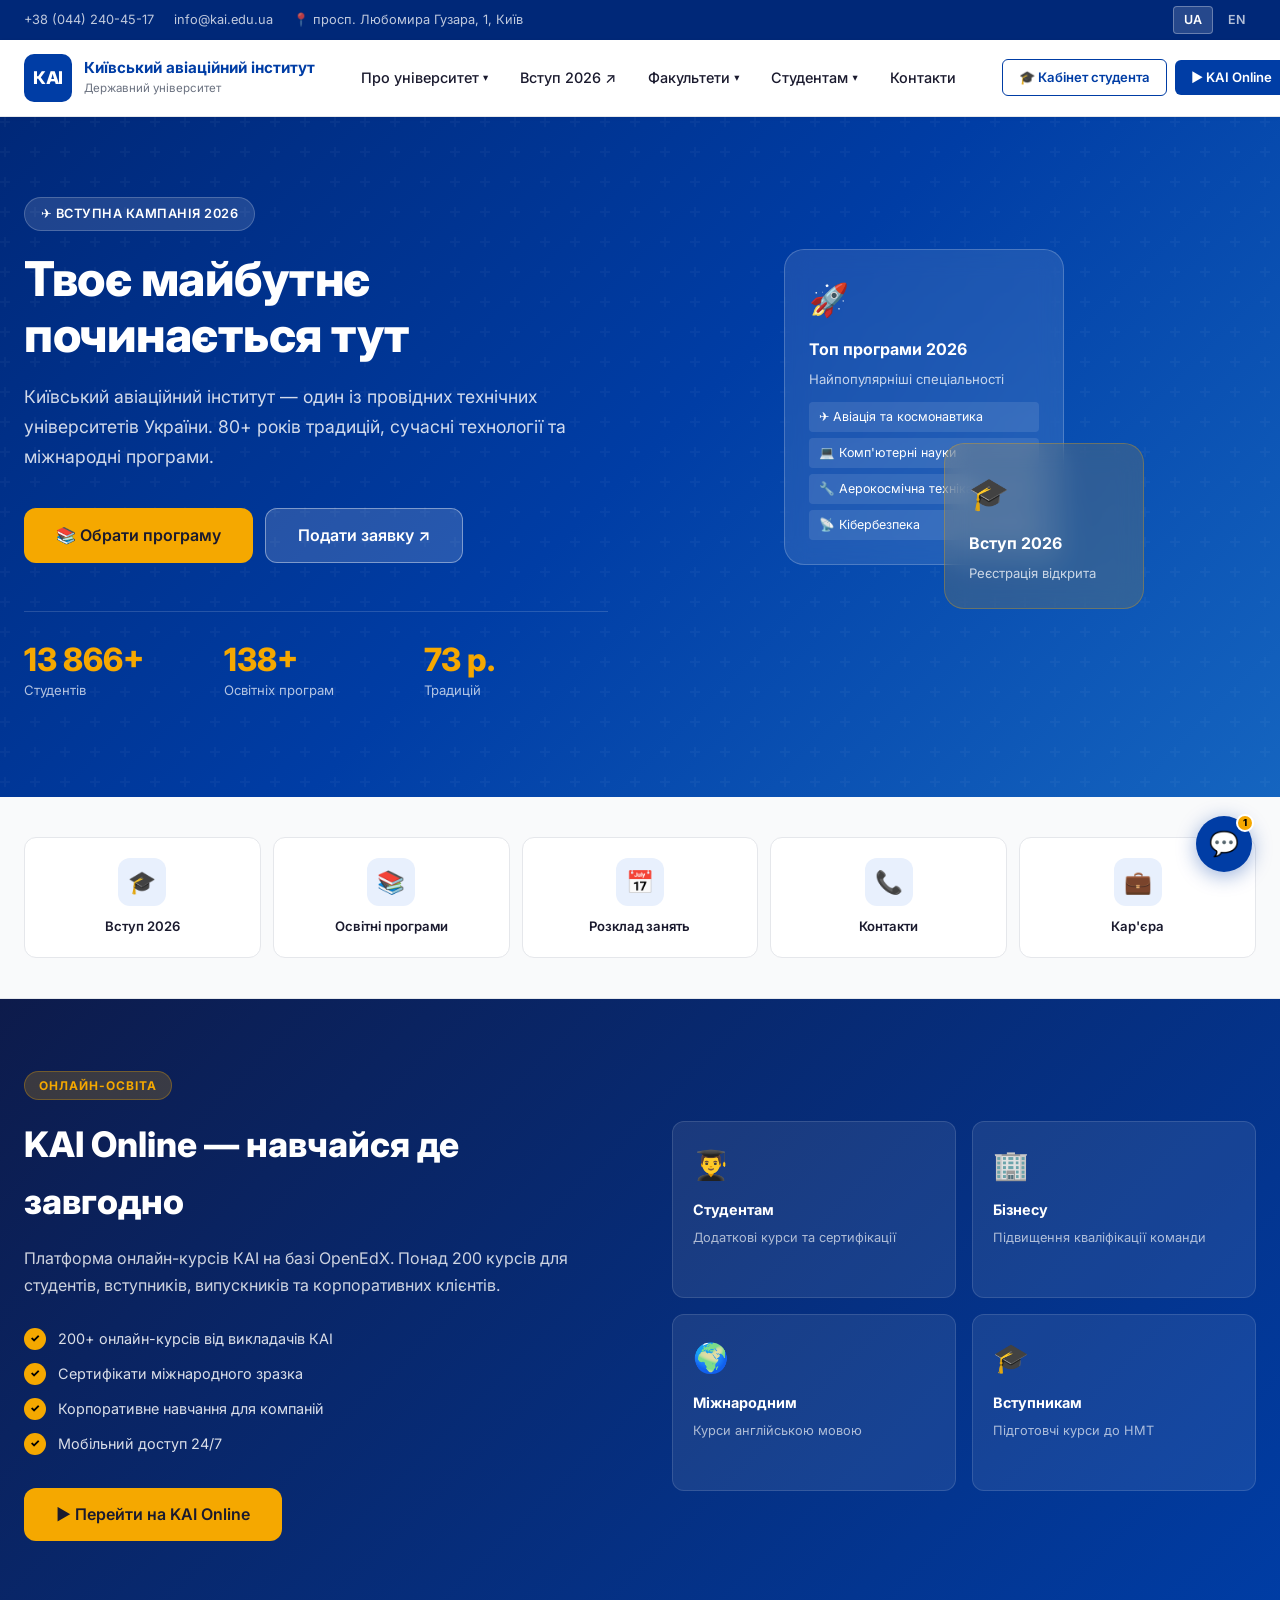
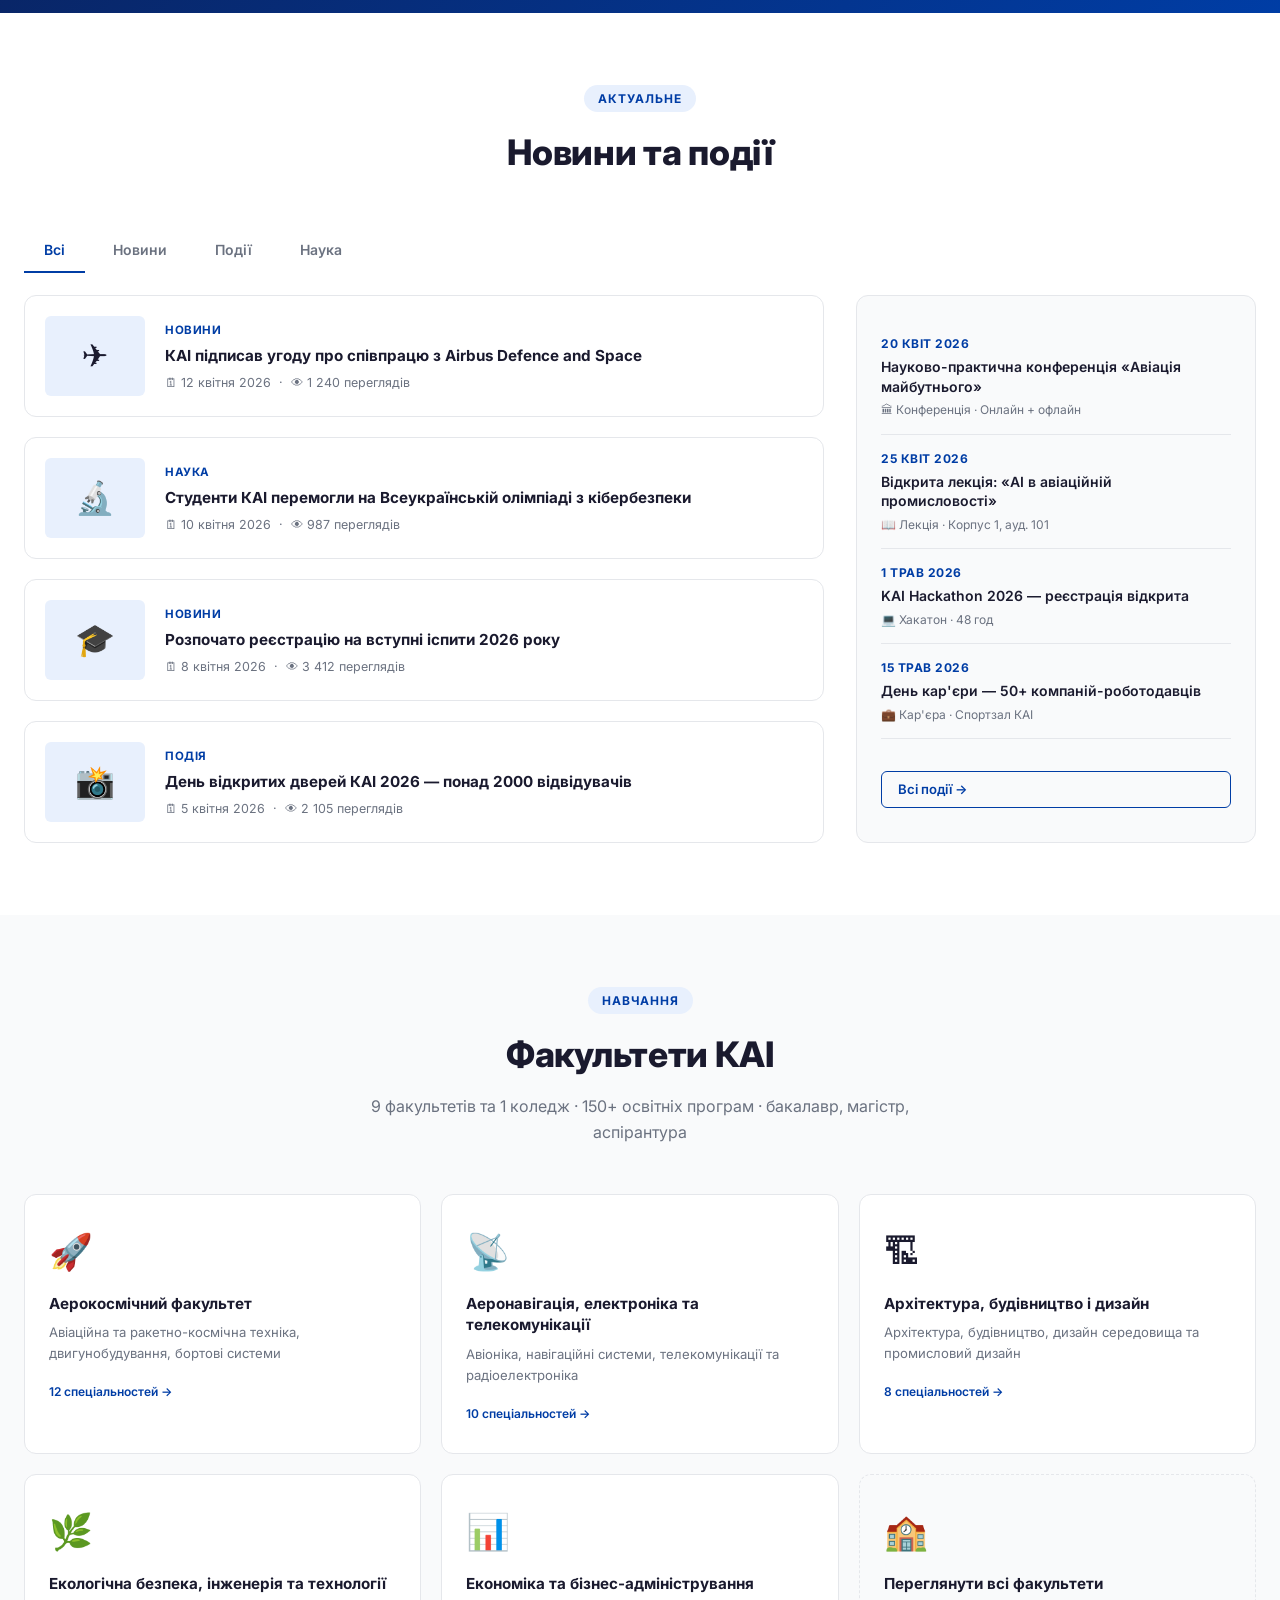
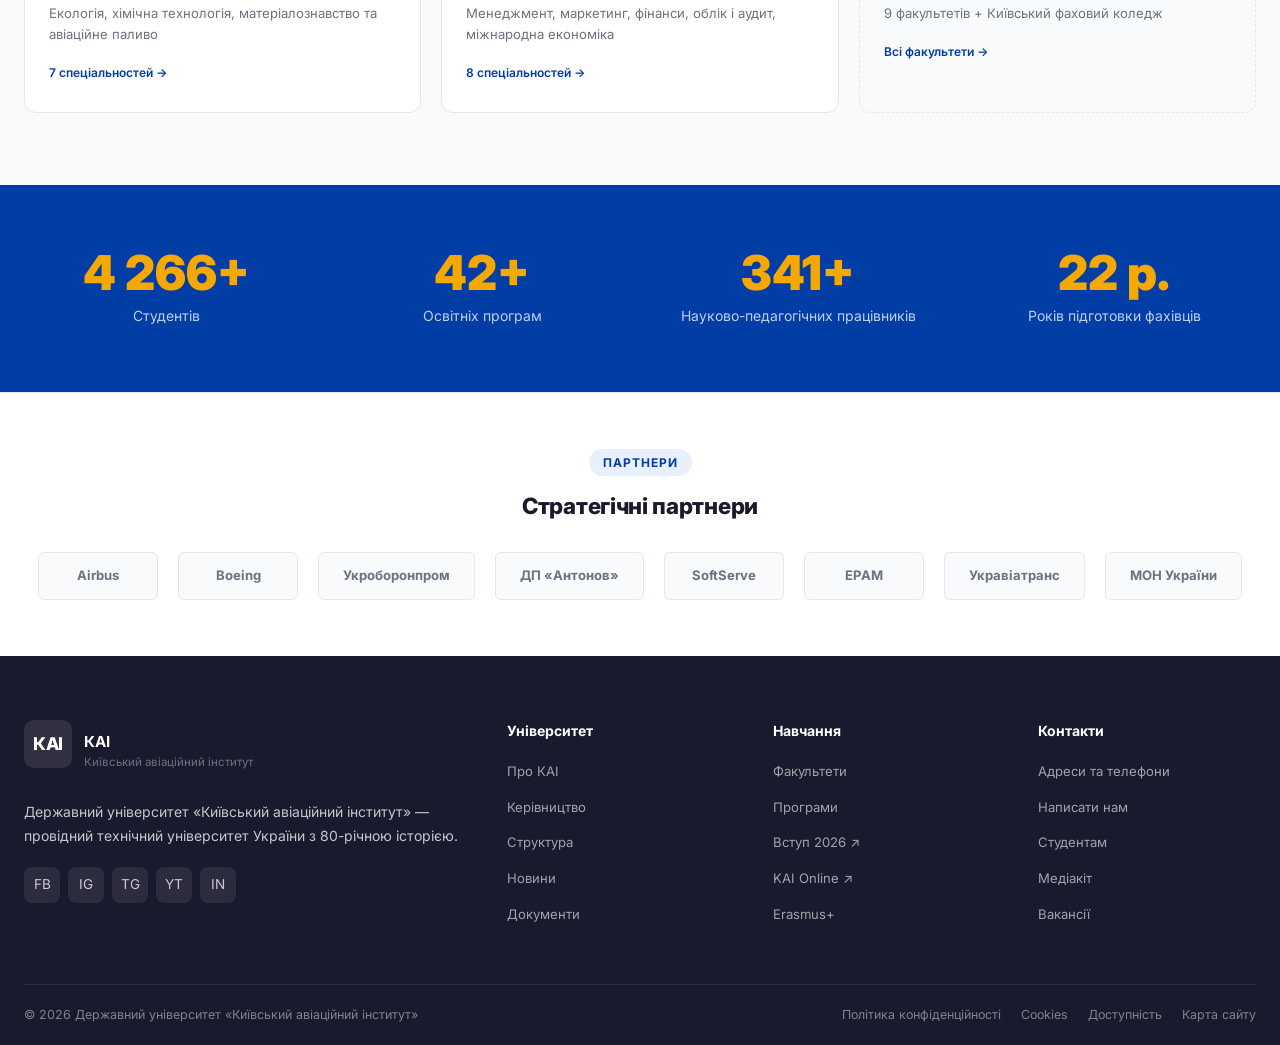
<file: index.html>
<!DOCTYPE html>
<html lang="uk">
<head>
  <meta charset="UTF-8">
  <meta name="viewport" content="width=device-width, initial-scale=1.0">
  <meta name="description" content="Київський авіаційний інститут — офіційний вебсайт. Вступ 2026, освітні програми, факультети, студентські сервіси.">
  <meta property="og:title" content="КАІ — Київський авіаційний інститут">
  <meta property="og:description" content="Один із провідних технічних університетів України">
  <meta property="og:type" content="website">
  <title>КАІ — Київський авіаційний інститут</title>
  <link rel="preconnect" href="https://fonts.googleapis.com">
  <link href="https://fonts.googleapis.com/css2?family=Inter:wght@400;500;600;700;800;900&display=swap" rel="stylesheet">
  <link rel="stylesheet" href="css/main.css">
</head>
<body>

<!-- ══════════════════════════════════════════════════════════
     TOPBAR
═══════════════════════════════════════════════════════════ -->
<div class="topbar">
  <div class="container">
    <div class="topbar-links">
      <a data-ck-phone href="tel:+380442404517">☎ +38 (044) 240-45-17</a>
      <a data-ck-email href="mailto:info@kai.edu.ua">✉ info@kai.edu.ua</a>
      <a href="#">📍 просп. Любомира Гузара, 1, Київ</a>
    </div>
    <div class="topbar-right">
      <div class="lang-switcher">
        <button class="lang-btn" data-lang="uk">UA</button>
        <button class="lang-btn" data-lang="en">EN</button>
      </div>
    </div>
  </div>
</div>

<!-- ══════════════════════════════════════════════════════════
     HEADER
═══════════════════════════════════════════════════════════ -->
<header class="site-header">
  <div class="header-inner">
    <a href="index.html" class="site-logo" aria-label="КАІ — Головна">
      <div class="logo-emblem">КАІ</div>
      <div class="logo-text">
        <strong>Київський авіаційний інститут</strong>
        <span>Державний університет</span>
      </div>
    </a>

    <nav class="main-nav" aria-label="Головна навігація">
      <ul class="nav-list">
        <li class="nav-item">
          <a href="about.html" class="nav-link">Про університет <span class="chevron">▾</span></a>
          <div class="dropdown">
            <a href="about.html#mission">Місія та цінності</a>
            <a href="about.html#leadership">Керівництво</a>
            <a href="about.html#structure">Структура</a>
            <a href="about.html#departments">Підрозділи</a>
            <a href="about.html#strategy">Стратегія</a>
          </div>
        </li>
        <li class="nav-item">
          <a href="https://vstup.kai.edu.ua" class="nav-link" target="_blank" rel="noopener">Вступ 2026 ↗</a>
        </li>
        <li class="nav-item">
          <a href="faculties.html" class="nav-link">Факультети <span class="chevron">▾</span></a>
          <div class="dropdown">
            <a href="faculties.html#aerospace">Аерокосмічний</a>
            <a href="faculties.html#navigation">Аеронавігація та електроніка</a>
            <a href="faculties.html#architecture">Архітектура та будівництво</a>
            <a href="faculties.html#ecology">Екологічна безпека</a>
            <a href="faculties.html#economy">Економіка та бізнес</a>
            <a href="faculties.html#cs">Комп'ютерні науки</a>
            <a href="faculties.html#psychology">Психологія та комунікації</a>
            <a href="faculties.html#transport">Транспорт та логістика</a>
            <a href="faculties.html#law">Право та міжнародні відносини</a>
            <a href="faculties.html#programs">→ Всі освітні програми</a>
          </div>
        </li>
        <li class="nav-item">
          <a href="students.html" class="nav-link">Студентам <span class="chevron">▾</span></a>
          <div class="dropdown">
            <a href="students.html#schedule">Розклад</a>
            <a href="students.html#dormitory">Гуртожиток</a>
            <a href="students.html#career">Кар'єра</a>
            <a href="students.html#erasmus">Erasmus+</a>
            <a href="students.html#support">Підтримка</a>
          </div>
        </li>
        <li class="nav-item">
          <a href="contacts.html" class="nav-link">Контакти</a>
        </li>
      </ul>
    </nav>

    <div class="header-actions">
      <a href="https://du.kai.edu.ua" class="btn btn-outline btn-sm" target="_blank" rel="noopener">🎓 Кабінет студента</a>
      <a href="https://online.kai.edu.ua" class="btn btn-primary btn-sm" target="_blank" rel="noopener">▶ KAI Online</a>
    </div>
    <button class="hamburger" aria-label="Відкрити меню" aria-expanded="false">
      <span></span><span></span><span></span>
    </button>
  </div>
</header>

<!-- ══════════════════════════════════════════════════════════
     HERO
═══════════════════════════════════════════════════════════ -->
<section class="hero" aria-labelledby="hero-heading">
  <div class="container">
    <div class="hero-grid">
      <div class="hero-content">
        <div class="hero-badge">✈ Вступна кампанія 2026</div>
        <h1 id="hero-heading" data-ck="home.hero.title">
          Твоє майбутнє<br><span>починається тут</span>
        </h1>
        <p class="hero-sub" data-ck="home.hero.subtitle">
          Київський авіаційний інститут — один із провідних технічних університетів України. 80+ років традицій, сучасні технології та міжнародні програми.
        </p>
        <div class="hero-actions">
          <a href="faculties.html#programs" class="btn btn-gold btn-lg">📚 Обрати програму</a>
          <a href="https://vstup.kai.edu.ua" class="btn btn-lg" style="background:rgba(255,255,255,.15);color:#fff;border:1.5px solid rgba(255,255,255,.4);" target="_blank">Подати заявку ↗</a>
        </div>
        <div class="hero-stats">
          <div>
            <div class="hero-stat-value counter" data-target="15000" data-suffix="+">15 000+</div>
            <div class="hero-stat-label">Студентів</div>
          </div>
          <div>
            <div class="hero-stat-value counter" data-target="150" data-suffix="+">150+</div>
            <div class="hero-stat-label">Освітніх програм</div>
          </div>
          <div>
            <div class="hero-stat-value counter" data-target="80" data-suffix=" р.">80 р.</div>
            <div class="hero-stat-label">Традицій</div>
          </div>
        </div>
      </div>

      <div class="hero-visual" aria-hidden="true">
        <div class="hero-card-group">
          <div class="hero-card card-main">
            <div class="hero-card-icon">🚀</div>
            <h3>Топ програми 2026</h3>
            <p>Найпопулярніші спеціальності</p>
            <div class="prog-list">
              <div class="prog-item">✈ Авіація та космонавтика</div>
              <div class="prog-item">💻 Комп'ютерні науки</div>
              <div class="prog-item">🔧 Аерокосмічна техніка</div>
              <div class="prog-item">📡 Кібербезпека</div>
            </div>
          </div>
          <div class="hero-card card-side">
            <div class="hero-card-icon">🎓</div>
            <h3>Вступ 2026</h3>
            <p>Реєстрація відкрита</p>
          </div>
        </div>
      </div>
    </div>
  </div>
</section>

<!-- ══════════════════════════════════════════════════════════
     QUICK ACCESS
═══════════════════════════════════════════════════════════ -->
<div class="quick-access">
  <div class="container">
    <div class="quick-grid">
      <a href="https://vstup.kai.edu.ua" class="quick-card" target="_blank">
        <div class="quick-icon">🎓</div>
        <span class="quick-label">Вступ 2026</span>
      </a>
      <a href="faculties.html#programs" class="quick-card">
        <div class="quick-icon">📚</div>
        <span class="quick-label">Освітні програми</span>
      </a>
      <a href="students.html#schedule" class="quick-card">
        <div class="quick-icon">📅</div>
        <span class="quick-label">Розклад занять</span>
      </a>
      <a href="contacts.html" class="quick-card">
        <div class="quick-icon">📞</div>
        <span class="quick-label">Контакти</span>
      </a>
      <a href="students.html#career" class="quick-card">
        <div class="quick-icon">💼</div>
        <span class="quick-label">Кар'єра</span>
      </a>
    </div>
  </div>
</div>

<!-- ══════════════════════════════════════════════════════════
     KAI ONLINE
═══════════════════════════════════════════════════════════ -->
<section class="kai-online-section" aria-labelledby="online-heading">
  <div class="container">
    <div class="kai-online-grid">
      <div>
        <span class="kai-online-tag">Онлайн-освіта</span>
        <h2 id="online-heading">KAI Online — навчайся де завгодно</h2>
        <p>Платформа онлайн-курсів КАІ на базі OpenEdX. Понад 200 курсів для студентів, вступників, випускників та корпоративних клієнтів.</p>
        <div class="kai-online-features">
          <div class="kai-online-feature">200+ онлайн-курсів від викладачів КАІ</div>
          <div class="kai-online-feature">Сертифікати міжнародного зразка</div>
          <div class="kai-online-feature">Корпоративне навчання для компаній</div>
          <div class="kai-online-feature">Мобільний доступ 24/7</div>
        </div>
        <a href="https://online.kai.edu.ua" class="btn btn-gold btn-lg" target="_blank" rel="noopener">▶ Перейти на KAI Online</a>
      </div>
      <div class="kai-online-cards">
        <div class="online-card">
          <div class="online-card-icon">👨‍🎓</div>
          <h4>Студентам</h4>
          <p>Додаткові курси та сертифікації</p>
        </div>
        <div class="online-card">
          <div class="online-card-icon">🏢</div>
          <h4>Бізнесу</h4>
          <p>Підвищення кваліфікації команди</p>
        </div>
        <div class="online-card">
          <div class="online-card-icon">🌍</div>
          <h4>Міжнародним</h4>
          <p>Курси англійською мовою</p>
        </div>
        <div class="online-card">
          <div class="online-card-icon">🎓</div>
          <h4>Вступникам</h4>
          <p>Підготовчі курси до НМТ</p>
        </div>
      </div>
    </div>
  </div>
</section>

<!-- ══════════════════════════════════════════════════════════
     NEWS & EVENTS
═══════════════════════════════════════════════════════════ -->
<section aria-labelledby="news-heading">
  <div class="container">
    <div class="section-header">
      <span class="section-tag">Актуальне</span>
      <h2 class="section-title" id="news-heading">Новини та події</h2>
    </div>

    <div style="display:flex;gap:8px;margin-bottom:24px;flex-wrap:wrap;">
      <button class="tab-btn active news-filter-btn" data-cat="">Всі</button>
      <button class="tab-btn news-filter-btn" data-cat="news">Новини</button>
      <button class="tab-btn news-filter-btn" data-cat="event">Події</button>
      <button class="tab-btn news-filter-btn" data-cat="science">Наука</button>
    </div>

    <div class="news-grid">
      <div class="news-list" data-ck-list="home.news">
        <article class="news-card" data-cat="news">
          <div class="news-thumb">✈️</div>
          <div>
            <span class="news-cat">Новини</span>
            <h3><a href="#">КАІ підписав угоду про співпрацю з Airbus Defence and Space</a></h3>
            <p class="news-meta">🗓 12 квітня 2026 &nbsp;·&nbsp; 👁 1 240 переглядів</p>
          </div>
        </article>
        <article class="news-card" data-cat="science">
          <div class="news-thumb">🔬</div>
          <div>
            <span class="news-cat">Наука</span>
            <h3><a href="#">Студенти КАІ перемогли на Всеукраїнській олімпіаді з кібербезпеки</a></h3>
            <p class="news-meta">🗓 10 квітня 2026 &nbsp;·&nbsp; 👁 987 переглядів</p>
          </div>
        </article>
        <article class="news-card" data-cat="news">
          <div class="news-thumb">🎓</div>
          <div>
            <span class="news-cat">Новини</span>
            <h3><a href="#">Розпочато реєстрацію на вступні іспити 2026 року</a></h3>
            <p class="news-meta">🗓 8 квітня 2026 &nbsp;·&nbsp; 👁 3 412 переглядів</p>
          </div>
        </article>
        <article class="news-card" data-cat="event">
          <div class="news-thumb">📸</div>
          <div>
            <span class="news-cat">Подія</span>
            <h3><a href="#">День відкритих дверей КАІ 2026 — понад 2000 відвідувачів</a></h3>
            <p class="news-meta">🗓 5 квітня 2026 &nbsp;·&nbsp; 👁 2 105 переглядів</p>
          </div>
        </article>
      </div>

      <aside class="events-panel" data-ck-list="home.events" aria-label="Найближчі події">
        <h3>📅 Найближчі події</h3>
        <div class="event-item">
          <div class="event-date">20 КВІТ 2026</div>
          <div class="event-title">Науково-практична конференція «Авіація майбутнього»</div>
          <div class="event-type">🏛 Конференція · Онлайн + офлайн</div>
        </div>
        <div class="event-item">
          <div class="event-date">25 КВІТ 2026</div>
          <div class="event-title">Відкрита лекція: «AI в авіаційній промисловості»</div>
          <div class="event-type">📖 Лекція · Корпус 1, ауд. 101</div>
        </div>
        <div class="event-item">
          <div class="event-date">1 ТРАВ 2026</div>
          <div class="event-title">KAI Hackathon 2026 — реєстрація відкрита</div>
          <div class="event-type">💻 Хакатон · 48 год</div>
        </div>
        <div class="event-item">
          <div class="event-date">15 ТРАВ 2026</div>
          <div class="event-title">День кар'єри — 50+ компаній-роботодавців</div>
          <div class="event-type">💼 Кар'єра · Спортзал КАІ</div>
        </div>
        <div class="mt-8 text-center">
          <a href="#" class="btn btn-outline btn-sm" style="width:100%">Всі події →</a>
        </div>
      </aside>
    </div>
  </div>
</section>

<!-- ══════════════════════════════════════════════════════════
     FACULTIES (preview)
═══════════════════════════════════════════════════════════ -->
<section class="faculties-section" aria-labelledby="fac-heading">
  <div class="container">
    <div class="section-header">
      <span class="section-tag">Навчання</span>
      <h2 class="section-title" id="fac-heading">Факультети КАІ</h2>
      <p class="section-sub">9 факультетів та 1 коледж · 150+ освітніх програм · бакалавр, магістр, аспірантура</p>
    </div>
    <div class="faculty-grid" data-ck-list="faculties.list">
      <a href="faculties.html#aerospace" class="faculty-card">
        <div class="faculty-icon">🚀</div>
        <h3>Аерокосмічний факультет</h3>
        <p>Авіація, ракетна та космічна техніка, двигунобудування</p>
        <span class="faculty-tag">12 спеціальностей →</span>
      </a>
      <a href="faculties.html#cs" class="faculty-card">
        <div class="faculty-icon">💻</div>
        <h3>Факультет комп'ютерних наук</h3>
        <p>Програмна інженерія, кібербезпека, штучний інтелект</p>
        <span class="faculty-tag">15 спеціальностей →</span>
      </a>
      <a href="faculties.html#navigation" class="faculty-card">
        <div class="faculty-icon">📡</div>
        <h3>Аеронавігація, електроніка та телекомунікації</h3>
        <p>Авіоніка, телекомунікації, електронні системи</p>
        <span class="faculty-tag">10 спеціальностей →</span>
      </a>
      <a href="faculties.html#economy" class="faculty-card">
        <div class="faculty-icon">📊</div>
        <h3>Факультет економіки та бізнесу</h3>
        <p>Менеджмент, маркетинг, фінанси, бізнес-адміністрування</p>
        <span class="faculty-tag">8 спеціальностей →</span>
      </a>
      <a href="faculties.html#transport" class="faculty-card">
        <div class="faculty-icon">🚌</div>
        <h3>Факультет транспорту та логістики</h3>
        <p>Авіаційний транспорт, логістика, управління перевезеннями</p>
        <span class="faculty-tag">7 спеціальностей →</span>
      </a>
      <a href="faculties.html" class="faculty-card" style="border-style:dashed;background:var(--kai-bg);">
        <div class="faculty-icon">🏫</div>
        <h3>Переглянути всі факультети</h3>
        <p>9 факультетів + Київський фаховий коледж</p>
        <span class="faculty-tag" style="color:var(--kai-blue);">Всі факультети →</span>
      </a>
    </div>
  </div>
</section>

<!-- ══════════════════════════════════════════════════════════
     STATS
═══════════════════════════════════════════════════════════ -->
<section class="stats-section" aria-label="Університет у цифрах">
  <div class="container">
    <div class="stats-grid" data-ck-list="home.statsSection">
      <div>
        <div class="stat-number counter" data-target="15000" data-suffix="+">15 000+</div>
        <div class="stat-label">Студентів</div>
      </div>
      <div>
        <div class="stat-number counter" data-target="150" data-suffix="+">150+</div>
        <div class="stat-label">Освітніх програм</div>
      </div>
      <div>
        <div class="stat-number counter" data-target="1200" data-suffix="+">1 200+</div>
        <div class="stat-label">Науково-педагогічних працівників</div>
      </div>
      <div>
        <div class="stat-number counter" data-target="80" data-suffix=" р.">80 р.</div>
        <div class="stat-label">Років підготовки фахівців</div>
      </div>
    </div>
  </div>
</section>

<!-- ══════════════════════════════════════════════════════════
     PARTNERS
═══════════════════════════════════════════════════════════ -->
<section class="partners-section" aria-label="Партнери університету">
  <div class="container">
    <div class="section-header" style="margin-bottom:28px;">
      <span class="section-tag">Партнери</span>
      <h2 class="section-title" style="font-size:1.4rem;">Стратегічні партнери</h2>
    </div>
    <div class="partners-grid" data-ck-list="home.partners">
      <div class="partner-logo">Airbus</div>
      <div class="partner-logo">Boeing</div>
      <div class="partner-logo">Укроборонпром</div>
      <div class="partner-logo">ДП «Антонов»</div>
      <div class="partner-logo">SoftServe</div>
      <div class="partner-logo">EPAM</div>
      <div class="partner-logo">Укравіатранс</div>
      <div class="partner-logo">МОН України</div>
    </div>
  </div>
</section>

<!-- ══════════════════════════════════════════════════════════
     FOOTER
═══════════════════════════════════════════════════════════ -->
<footer class="site-footer" aria-label="Підвал сайту">
  <div class="container">
    <div class="footer-grid">
      <div class="footer-brand">
        <div class="site-logo" style="margin-bottom:16px;">
          <div class="logo-emblem">КАІ</div>
          <div class="logo-text">
            <strong style="color:#fff;">КАІ</strong>
            <span>Київський авіаційний інститут</span>
          </div>
        </div>
        <p>Державний університет «Київський авіаційний інститут» — провідний технічний університет України з 80-річною історією.</p>
        <div class="footer-socials">
          <a href="#" class="social-btn" aria-label="Facebook">FB</a>
          <a href="#" class="social-btn" aria-label="Instagram">IG</a>
          <a href="#" class="social-btn" aria-label="Telegram">TG</a>
          <a href="#" class="social-btn" aria-label="YouTube">YT</a>
          <a href="#" class="social-btn" aria-label="LinkedIn">IN</a>
        </div>
      </div>
      <div class="footer-col">
        <h4>Університет</h4>
        <ul>
          <li><a href="about.html">Про КАІ</a></li>
          <li><a href="about.html#leadership">Керівництво</a></li>
          <li><a href="about.html#structure">Структура</a></li>
          <li><a href="#">Новини</a></li>
          <li><a href="#">Документи</a></li>
        </ul>
      </div>
      <div class="footer-col">
        <h4>Навчання</h4>
        <ul>
          <li><a href="faculties.html">Факультети</a></li>
          <li><a href="faculties.html#programs">Програми</a></li>
          <li><a href="https://vstup.kai.edu.ua" target="_blank">Вступ 2026 ↗</a></li>
          <li><a href="https://online.kai.edu.ua" target="_blank">KAI Online ↗</a></li>
          <li><a href="students.html#erasmus">Erasmus+</a></li>
        </ul>
      </div>
      <div class="footer-col">
        <h4>Контакти</h4>
        <ul>
          <li><a href="contacts.html">Адреси та телефони</a></li>
          <li><a href="contacts.html#form">Написати нам</a></li>
          <li><a href="students.html">Студентам</a></li>
          <li><a href="#">Медіакіт</a></li>
          <li><a href="#">Вакансії</a></li>
        </ul>
      </div>
    </div>
    <div class="footer-bottom">
      <span>© 2026 Державний університет «Київський авіаційний інститут»</span>
      <div class="footer-bottom-links">
        <a href="#">Політика конфіденційності</a>
        <a href="#">Cookies</a>
        <a href="#">Доступність</a>
        <a href="#">Карта сайту</a>
      </div>
    </div>
  </div>
</footer>

<!-- Chatbot widget -->
<button class="chatbot-btn" id="chatbot-btn" aria-label="Онлайн-консультант">
  💬
  <span class="chatbot-badge" aria-hidden="true">1</span>
</button>

<script src="js/main.js"></script>
<script src="js/content-loader.js"></script>
</body>
</html>
</file>
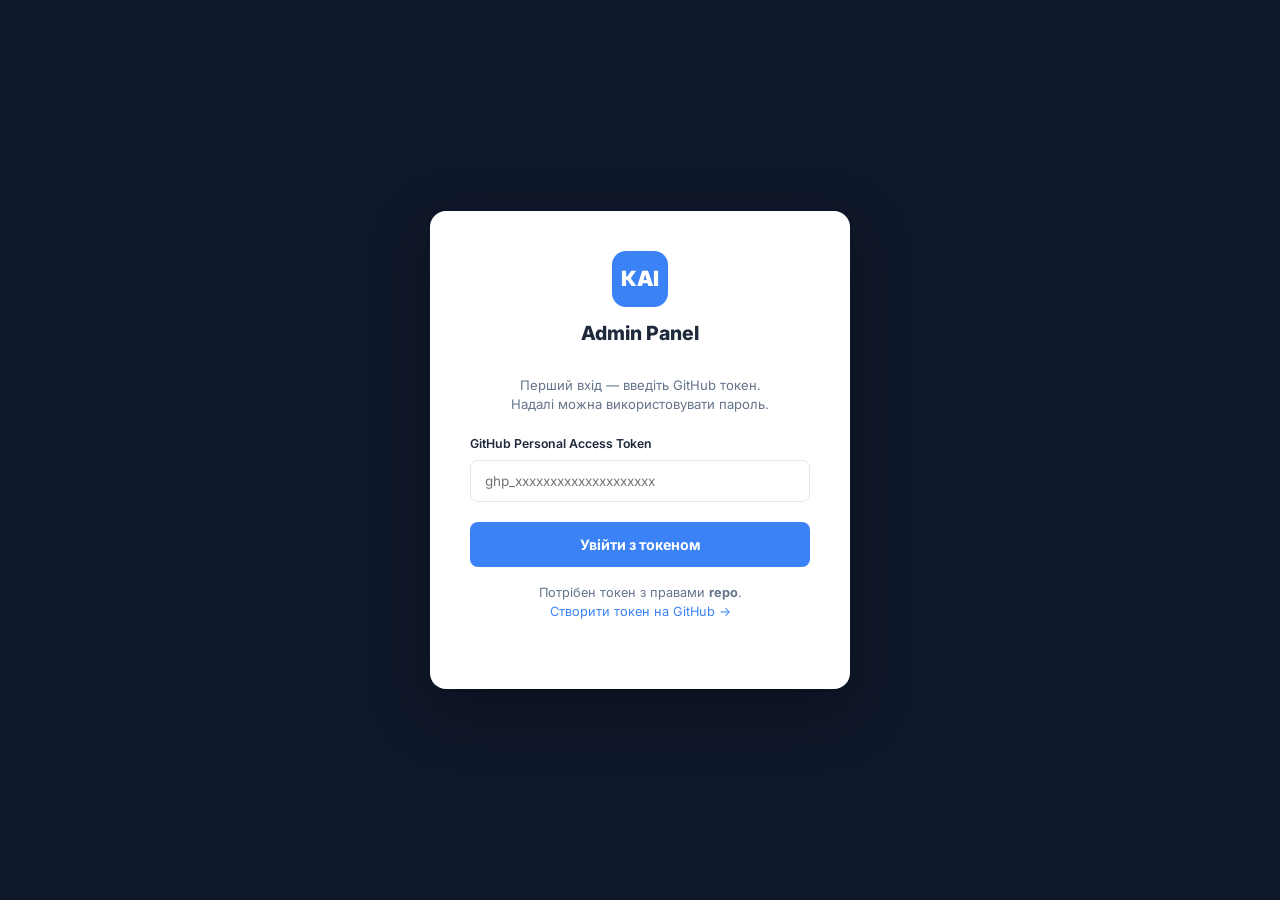
<file: admin/index.html>
<!DOCTYPE html>
<html lang="uk">
<head>
  <meta charset="UTF-8">
  <meta name="viewport" content="width=device-width, initial-scale=1.0">
  <title>КАІ Admin Panel</title>
  <link rel="preconnect" href="https://fonts.googleapis.com">
  <link href="https://fonts.googleapis.com/css2?family=Inter:wght@400;500;600;700;800&display=swap" rel="stylesheet">
  <link rel="stylesheet" href="css/admin.css">
</head>
<body>

<!-- ── AUTH SCREEN ─────────────────────────────────────────── -->
<div id="auth-screen">
  <div class="auth-card">
    <div class="auth-logo">
      <div class="auth-emblem">КАІ</div>
      <h2>Admin Panel</h2>
    </div>
    <div id="auth-error" class="auth-error"></div>

    <!-- MODE 1: Password login -->
    <div id="auth-mode-password" style="display:none">
      <p style="text-align:center;color:var(--a-muted);font-size:.875rem;margin-bottom:20px;">Введіть пароль адміністратора</p>
      <div class="auth-field">
        <label>Пароль</label>
        <input type="password" id="input-password" placeholder="••••••••" autocomplete="current-password">
      </div>
      <button class="btn-auth" id="btn-login-pwd">🔓 Увійти</button>
      <p class="auth-hint" style="margin-top:16px;">
        <a href="#" id="link-use-token">Увійти через GitHub токен →</a>
      </p>
    </div>

    <!-- MODE 2: Token login (first time / reset) -->
    <div id="auth-mode-token" style="display:none">
      <p style="text-align:center;color:var(--a-muted);font-size:.875rem;margin-bottom:20px;">Перший вхід — введіть GitHub токен.<br>Надалі можна використовувати пароль.</p>
      <div class="auth-field">
        <label>GitHub Personal Access Token</label>
        <input type="password" id="input-token" placeholder="ghp_xxxxxxxxxxxxxxxxxxxx" autocomplete="off">
      </div>
      <button class="btn-auth" id="btn-login-token">Увійти з токеном</button>
      <p class="auth-hint">Потрібен токен з правами <strong>repo</strong>.<br>
        <a href="https://github.com/settings/tokens/new" target="_blank">Створити токен на GitHub →</a>
      </p>
    </div>
  </div>
</div>

<!-- ── APP ────────────────────────────────────────────────── -->
<div id="app" style="display:none;width:100%">

  <!-- Sidebar -->
  <aside class="admin-sidebar">
    <div class="sidebar-logo">
      <div class="sidebar-logo-inner">
        <div class="sidebar-emblem">КАІ</div>
        <div>
          <div class="sidebar-title">Admin Panel</div>
          <div class="sidebar-sub">kai.edu.ua</div>
        </div>
      </div>
    </div>

    <nav class="sidebar-nav">
      <div class="nav-section-label">Навігація</div>
      <div class="sidebar-link active" data-page="dashboard">
        <span class="icon">📊</span><span class="label">Dashboard</span>
      </div>
      <div class="nav-section-label">Сторінки</div>
      <div class="sidebar-link" data-page="home">
        <span class="icon">🏠</span><span class="label">Головна сторінка</span>
      </div>
      <div class="sidebar-link" data-page="about">
        <span class="icon">ℹ️</span><span class="label">Про університет</span>
      </div>
      <div class="sidebar-link" data-page="faculties">
        <span class="icon">🎓</span><span class="label">Факультети</span>
      </div>
      <div class="sidebar-link" data-page="contacts">
        <span class="icon">📞</span><span class="label">Контакти</span>
      </div>
      <div class="nav-section-label">Система</div>
      <div class="sidebar-link" data-page="settings">
        <span class="icon">⚙️</span><span class="label">Налаштування</span>
      </div>
    </nav>

    <div class="sidebar-footer">
      <div class="sidebar-repo">
        <strong>kuladima/dkkai-website</strong>
        GitHub Pages
      </div>
      <button class="btn-logout" id="btn-logout">🚪 Вийти</button>
    </div>
  </aside>

  <!-- Main -->
  <div class="admin-main">

    <!-- Topbar -->
    <div class="admin-topbar">
      <div class="topbar-left">
        <span class="topbar-page-title" id="topbar-title">Dashboard</span>
      </div>
      <div class="topbar-right">
        <div class="status-badge deployed" id="deploy-status">
          <span class="status-dot"></span> Опубліковано
        </div>
        <button class="btn-preview" id="btn-preview">🌐 Переглянути сайт</button>
        <button class="btn-save" id="btn-save">💾 Зберегти</button>
      </div>
    </div>

    <!-- Content area -->
    <div class="admin-content">

      <!-- Dashboard -->
      <div id="page-dashboard" class="page-view active">
        <div id="dash-stats" class="dash-grid"></div>
        <h3 style="font-size:.85rem;font-weight:700;color:var(--a-muted);text-transform:uppercase;letter-spacing:.5px;margin-bottom:12px;">Швидкий перехід</h3>
        <div class="dash-links">
          <div class="dash-link" data-page="home" onclick="document.querySelector('[data-page=home]').click()">
            <span class="dl-icon">🏠</span> Редагувати головну сторінку <span class="dl-arrow">→</span>
          </div>
          <div class="dash-link" data-page="about" onclick="document.querySelector('[data-page=about]').click()">
            <span class="dl-icon">ℹ️</span> Редагувати «Про університет» <span class="dl-arrow">→</span>
          </div>
          <div class="dash-link" data-page="faculties" onclick="document.querySelector('[data-page=faculties]').click()">
            <span class="dl-icon">🎓</span> Редагувати факультети та програми <span class="dl-arrow">→</span>
          </div>
          <div class="dash-link" data-page="contacts" onclick="document.querySelector('[data-page=contacts]').click()">
            <span class="dl-icon">📞</span> Редагувати контакти <span class="dl-arrow">→</span>
          </div>
          <div class="dash-link" data-page="settings" onclick="document.querySelector('[data-page=settings]').click()">
            <span class="dl-icon">⚙️</span> Налаштування сайту <span class="dl-arrow">→</span>
          </div>
        </div>
        <div style="margin-top:24px;padding:16px 20px;background:var(--a-white);border:1px solid var(--a-border);border-radius:12px;font-size:.82rem;color:var(--a-muted);line-height:1.7;">
          💡 <strong style="color:var(--a-text);">Як користуватися:</strong> Відредагуйте будь-який розділ і натисніть кнопку <strong>«💾 Зберегти»</strong> вгорі. Зміни з'являться на сайті через ~60 секунд після збереження.
        </div>
      </div>

      <!-- Home -->
      <div id="page-home" class="page-view">
        <div id="home-content"></div>
      </div>

      <!-- About -->
      <div id="page-about" class="page-view">
        <div id="about-content"></div>
      </div>

      <!-- Faculties -->
      <div id="page-faculties" class="page-view">
        <div id="faculties-content"></div>
      </div>

      <!-- Contacts -->
      <div id="page-contacts" class="page-view">
        <div id="contacts-content"></div>
      </div>

      <!-- Settings -->
      <div id="page-settings" class="page-view">
        <div id="settings-content"></div>
      </div>

    </div><!-- /admin-content -->
  </div><!-- /admin-main -->
</div><!-- /app -->

<!-- Toast container -->
<div id="toast-container"></div>

<script src="js/admin.js"></script>
</body>
</html>
</file>
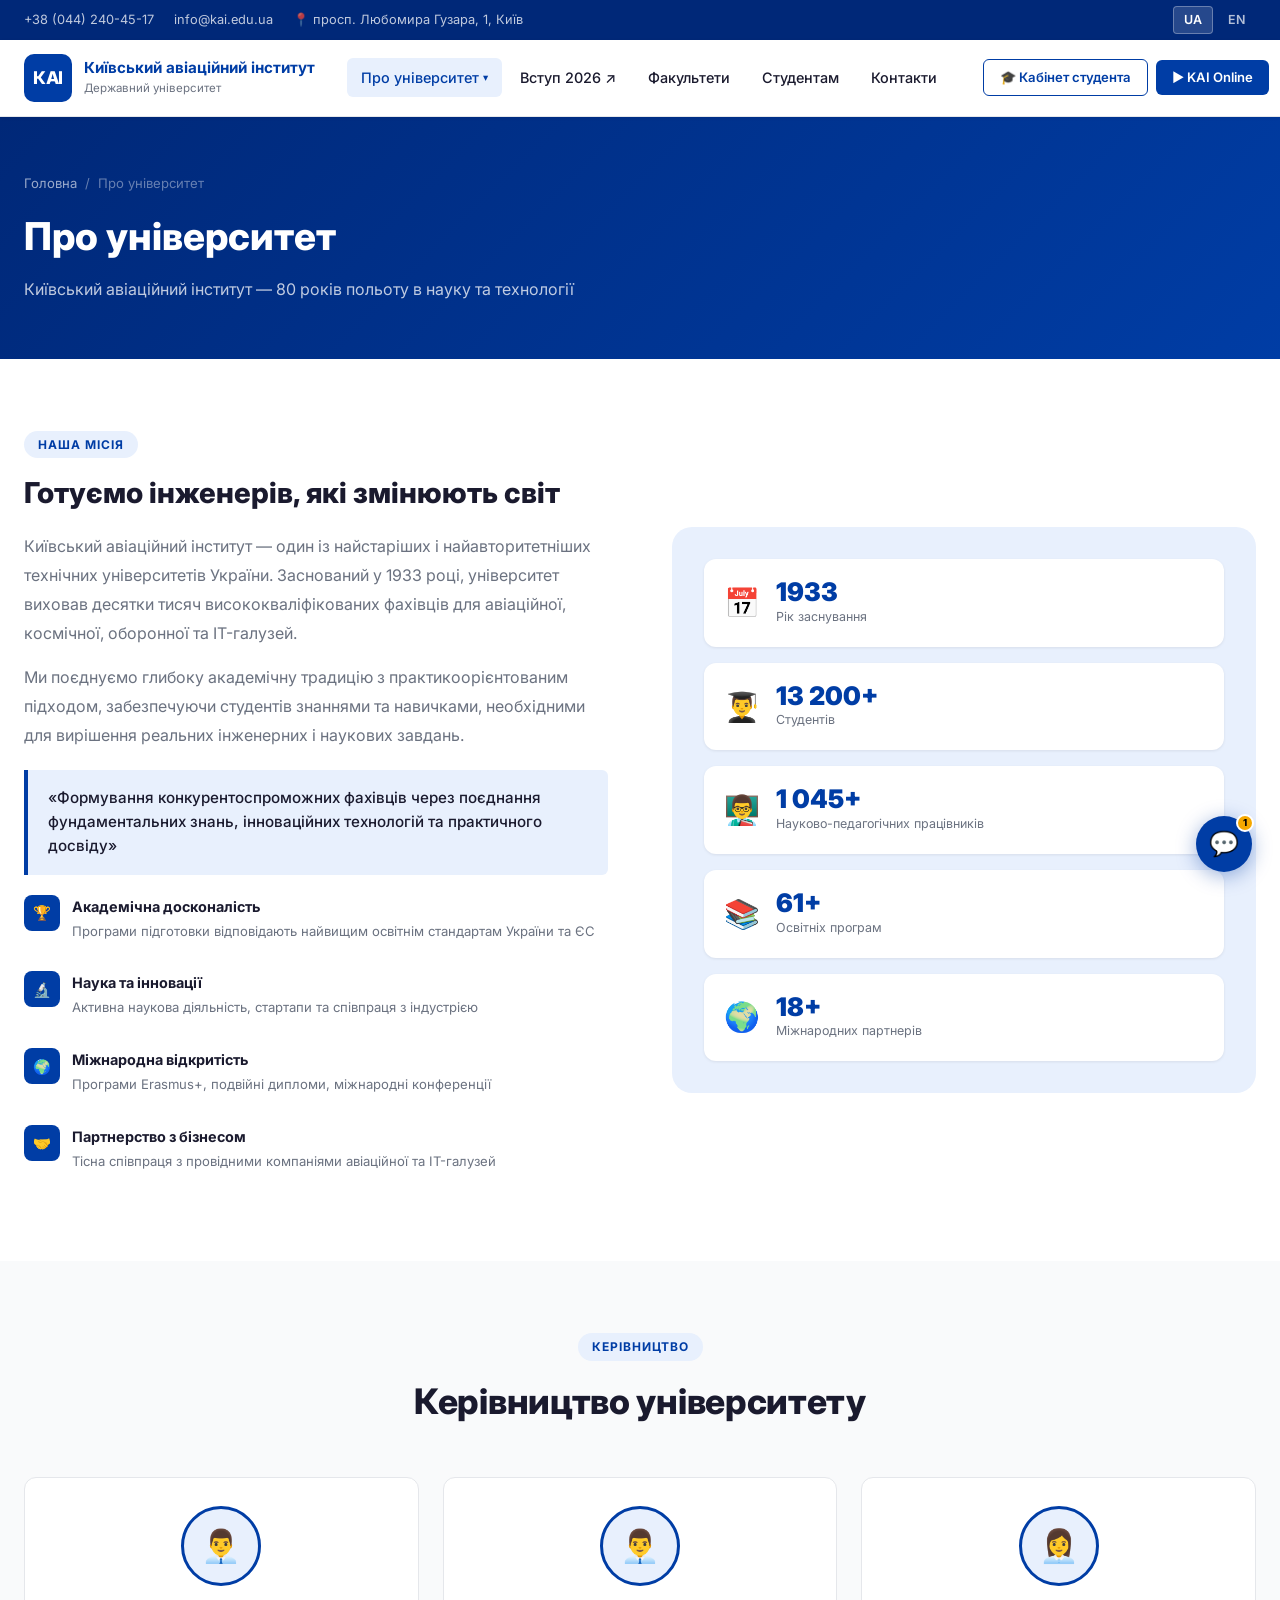
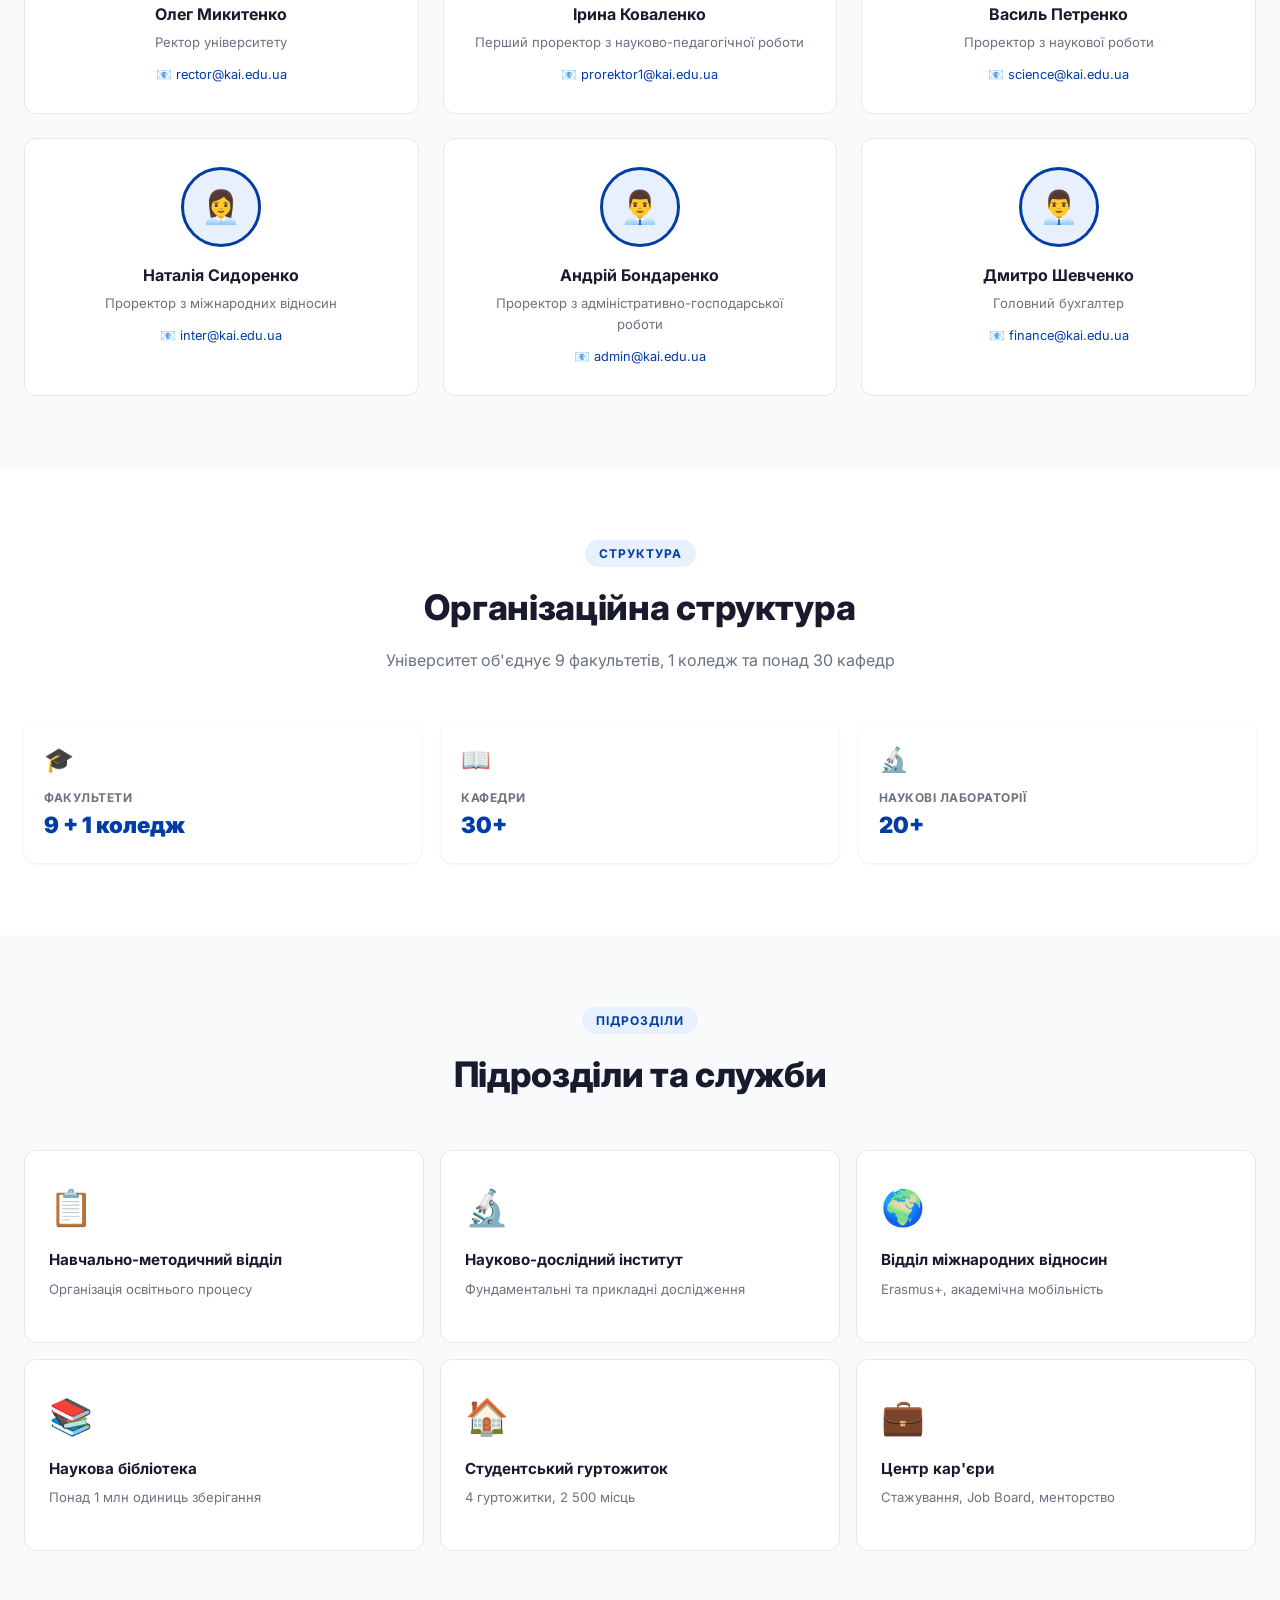
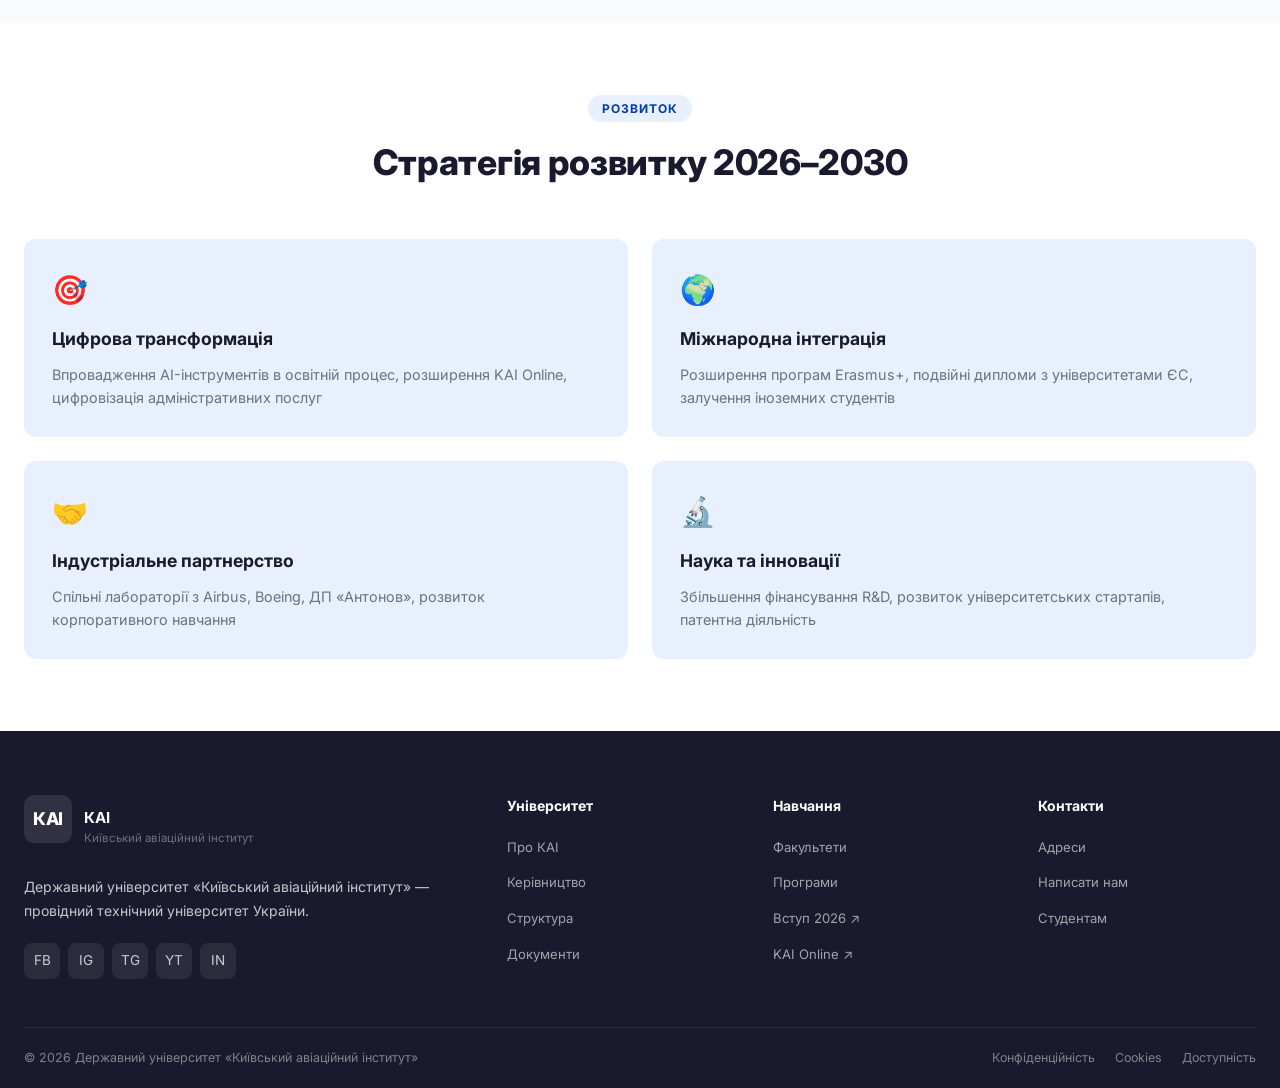
<file: about.html>
<!DOCTYPE html>
<html lang="uk">
<head>
  <meta charset="UTF-8">
  <meta name="viewport" content="width=device-width, initial-scale=1.0">
  <meta name="description" content="Про Київський авіаційний інститут — місія, керівництво, структура, підрозділи">
  <title>Про університет — КАІ</title>
  <link rel="preconnect" href="https://fonts.googleapis.com">
  <link href="https://fonts.googleapis.com/css2?family=Inter:wght@400;500;600;700;800;900&display=swap" rel="stylesheet">
  <link rel="stylesheet" href="css/main.css">
</head>
<body>

<!-- TOPBAR -->
<div class="topbar">
  <div class="container">
    <div class="topbar-links">
      <a data-ck-phone href="tel:+380442404517">☎ +38 (044) 240-45-17</a>
      <a data-ck-email href="mailto:info@kai.edu.ua">✉ info@kai.edu.ua</a>
      <a href="#">📍 просп. Любомира Гузара, 1, Київ</a>
    </div>
    <div class="topbar-right">
      <div class="lang-switcher">
        <button class="lang-btn" data-lang="uk">UA</button>
        <button class="lang-btn" data-lang="en">EN</button>
      </div>
    </div>
  </div>
</div>

<!-- HEADER -->
<header class="site-header">
  <div class="header-inner">
    <a href="index.html" class="site-logo">
      <div class="logo-emblem">КАІ</div>
      <div class="logo-text">
        <strong>Київський авіаційний інститут</strong>
        <span>Державний університет</span>
      </div>
    </a>
    <nav class="main-nav">
      <ul class="nav-list">
        <li class="nav-item"><a href="about.html" class="nav-link active">Про університет <span class="chevron">▾</span></a>
          <div class="dropdown">
            <a href="#mission">Місія та цінності</a>
            <a href="#leadership">Керівництво</a>
            <a href="#structure">Структура</a>
            <a href="#departments">Підрозділи</a>
            <a href="#strategy">Стратегія</a>
          </div>
        </li>
        <li class="nav-item"><a href="https://vstup.kai.edu.ua" class="nav-link" target="_blank">Вступ 2026 ↗</a></li>
        <li class="nav-item"><a href="faculties.html" class="nav-link">Факультети</a></li>
        <li class="nav-item"><a href="students.html" class="nav-link">Студентам</a></li>
        <li class="nav-item"><a href="contacts.html" class="nav-link">Контакти</a></li>
      </ul>
    </nav>
    <div class="header-actions">
      <a href="https://du.kai.edu.ua" class="btn btn-outline btn-sm" target="_blank">🎓 Кабінет студента</a>
      <a href="https://online.kai.edu.ua" class="btn btn-primary btn-sm" target="_blank">▶ KAI Online</a>
    </div>
    <button class="hamburger" aria-label="Меню"><span></span><span></span><span></span></button>
  </div>
</header>

<!-- PAGE HERO -->
<div class="page-hero">
  <div class="container">
    <nav class="breadcrumb" aria-label="Хлібні крихти">
      <a href="index.html">Головна</a><span>/</span><span>Про університет</span>
    </nav>
    <h1>Про університет</h1>
    <p>Київський авіаційний інститут — 80 років польоту в науку та технології</p>
  </div>
</div>

<!-- MISSION -->
<section id="mission">
  <div class="container">
    <div class="about-grid">
      <div class="about-text">
        <span class="section-tag">Наша місія</span>
        <h2 data-ck="about.mission.title">Готуємо інженерів, які змінюють світ</h2>
        <p data-ck="about.mission.text1">Київський авіаційний інститут — один із найстаріших і найавторитетніших технічних університетів України. Заснований у 1933 році, університет виховав десятки тисяч висококваліфікованих фахівців для авіаційної, космічної, оборонної та IT-галузей.</p>
        <p>Ми поєднуємо глибоку академічну традицію з практикоорієнтованим підходом, забезпечуючи студентів знаннями та навичками, необхідними для вирішення реальних інженерних і наукових завдань.</p>
        <div class="about-highlight">
          «Формування конкурентоспроможних фахівців через поєднання фундаментальних знань, інноваційних технологій та практичного досвіду»
        </div>
        <div class="value-list">
          <div class="value-item">
            <div class="value-icon">🏆</div>
            <div class="value-text">
              <h4>Академічна досконалість</h4>
              <p>Програми підготовки відповідають найвищим освітнім стандартам України та ЄС</p>
            </div>
          </div>
          <div class="value-item">
            <div class="value-icon">🔬</div>
            <div class="value-text">
              <h4>Наука та інновації</h4>
              <p>Активна наукова діяльність, стартапи та співпраця з індустрією</p>
            </div>
          </div>
          <div class="value-item">
            <div class="value-icon">🌍</div>
            <div class="value-text">
              <h4>Міжнародна відкритість</h4>
              <p>Програми Erasmus+, подвійні дипломи, міжнародні конференції</p>
            </div>
          </div>
          <div class="value-item">
            <div class="value-icon">🤝</div>
            <div class="value-text">
              <h4>Партнерство з бізнесом</h4>
              <p>Тісна співпраця з провідними компаніями авіаційної та IT-галузей</p>
            </div>
          </div>
        </div>
      </div>
      <div class="about-visual">
        <div class="about-stat-card">
          <div class="about-stat-icon">📅</div>
          <div>
            <div class="about-stat-value">1933</div>
            <div class="about-stat-label">Рік заснування</div>
          </div>
        </div>
        <div class="about-stat-card">
          <div class="about-stat-icon">👨‍🎓</div>
          <div>
            <div class="about-stat-value counter" data-target="15000" data-suffix="+">15 000+</div>
            <div class="about-stat-label">Студентів</div>
          </div>
        </div>
        <div class="about-stat-card">
          <div class="about-stat-icon">👨‍🏫</div>
          <div>
            <div class="about-stat-value counter" data-target="1200" data-suffix="+">1 200+</div>
            <div class="about-stat-label">Науково-педагогічних працівників</div>
          </div>
        </div>
        <div class="about-stat-card">
          <div class="about-stat-icon">📚</div>
          <div>
            <div class="about-stat-value counter" data-target="150" data-suffix="+">150+</div>
            <div class="about-stat-label">Освітніх програм</div>
          </div>
        </div>
        <div class="about-stat-card">
          <div class="about-stat-icon">🌍</div>
          <div>
            <div class="about-stat-value counter" data-target="45" data-suffix="+">45+</div>
            <div class="about-stat-label">Міжнародних партнерів</div>
          </div>
        </div>
      </div>
    </div>
  </div>
</section>

<!-- LEADERSHIP -->
<section id="leadership" style="background:var(--kai-bg);">
  <div class="container">
    <div class="section-header">
      <span class="section-tag">Керівництво</span>
      <h2 class="section-title">Керівництво університету</h2>
    </div>
    <div class="leadership-grid">
      <div class="leader-card">
        <div class="leader-avatar">👨‍💼</div>
        <div class="leader-name">Олег Микитенко</div>
        <div class="leader-role">Ректор університету</div>
        <div class="leader-contact">📧 rector@kai.edu.ua</div>
      </div>
      <div class="leader-card">
        <div class="leader-avatar">👨‍💼</div>
        <div class="leader-name">Ірина Коваленко</div>
        <div class="leader-role">Перший проректор з науково-педагогічної роботи</div>
        <div class="leader-contact">📧 prorektor1@kai.edu.ua</div>
      </div>
      <div class="leader-card">
        <div class="leader-avatar">👩‍💼</div>
        <div class="leader-name">Василь Петренко</div>
        <div class="leader-role">Проректор з наукової роботи</div>
        <div class="leader-contact">📧 science@kai.edu.ua</div>
      </div>
      <div class="leader-card">
        <div class="leader-avatar">👩‍💼</div>
        <div class="leader-name">Наталія Сидоренко</div>
        <div class="leader-role">Проректор з міжнародних відносин</div>
        <div class="leader-contact">📧 inter@kai.edu.ua</div>
      </div>
      <div class="leader-card">
        <div class="leader-avatar">👨‍💼</div>
        <div class="leader-name">Андрій Бондаренко</div>
        <div class="leader-role">Проректор з адміністративно-господарської роботи</div>
        <div class="leader-contact">📧 admin@kai.edu.ua</div>
      </div>
      <div class="leader-card">
        <div class="leader-avatar">👨‍💼</div>
        <div class="leader-name">Дмитро Шевченко</div>
        <div class="leader-role">Головний бухгалтер</div>
        <div class="leader-contact">📧 finance@kai.edu.ua</div>
      </div>
    </div>
  </div>
</section>

<!-- STRUCTURE -->
<section id="structure">
  <div class="container">
    <div class="section-header">
      <span class="section-tag">Структура</span>
      <h2 class="section-title">Організаційна структура</h2>
      <p class="section-sub">Університет об'єднує 9 факультетів, 1 коледж та понад 30 кафедр</p>
    </div>
    <div style="display:grid;grid-template-columns:repeat(3,1fr);gap:20px;">
      <div class="about-stat-card" style="flex-direction:column;align-items:flex-start;gap:8px;">
        <div style="font-size:1.5rem;">🎓</div>
        <div>
          <div style="font-size:.75rem;color:var(--kai-muted);text-transform:uppercase;letter-spacing:.5px;font-weight:700;">Факультети</div>
          <div style="font-size:1.4rem;font-weight:900;color:var(--kai-blue);">9 + 1 коледж</div>
        </div>
      </div>
      <div class="about-stat-card" style="flex-direction:column;align-items:flex-start;gap:8px;">
        <div style="font-size:1.5rem;">📖</div>
        <div>
          <div style="font-size:.75rem;color:var(--kai-muted);text-transform:uppercase;letter-spacing:.5px;font-weight:700;">Кафедри</div>
          <div style="font-size:1.4rem;font-weight:900;color:var(--kai-blue);">30+</div>
        </div>
      </div>
      <div class="about-stat-card" style="flex-direction:column;align-items:flex-start;gap:8px;">
        <div style="font-size:1.5rem;">🔬</div>
        <div>
          <div style="font-size:.75rem;color:var(--kai-muted);text-transform:uppercase;letter-spacing:.5px;font-weight:700;">Наукові лабораторії</div>
          <div style="font-size:1.4rem;font-weight:900;color:var(--kai-blue);">20+</div>
        </div>
      </div>
    </div>
  </div>
</section>

<!-- DEPARTMENTS -->
<section id="departments" style="background:var(--kai-bg);">
  <div class="container">
    <div class="section-header">
      <span class="section-tag">Підрозділи</span>
      <h2 class="section-title">Підрозділи та служби</h2>
    </div>
    <div style="display:grid;grid-template-columns:repeat(3,1fr);gap:16px;">
      <div class="faculty-card"><div class="faculty-icon">📋</div><h3>Навчально-методичний відділ</h3><p>Організація освітнього процесу</p></div>
      <div class="faculty-card"><div class="faculty-icon">🔬</div><h3>Науково-дослідний інститут</h3><p>Фундаментальні та прикладні дослідження</p></div>
      <div class="faculty-card"><div class="faculty-icon">🌍</div><h3>Відділ міжнародних відносин</h3><p>Erasmus+, академічна мобільність</p></div>
      <div class="faculty-card"><div class="faculty-icon">📚</div><h3>Наукова бібліотека</h3><p>Понад 1 млн одиниць зберігання</p></div>
      <div class="faculty-card"><div class="faculty-icon">🏠</div><h3>Студентський гуртожиток</h3><p>4 гуртожитки, 2 500 місць</p></div>
      <div class="faculty-card"><div class="faculty-icon">💼</div><h3>Центр кар'єри</h3><p>Стажування, Job Board, менторство</p></div>
    </div>
  </div>
</section>

<!-- STRATEGY -->
<section id="strategy">
  <div class="container">
    <div class="section-header">
      <span class="section-tag">Розвиток</span>
      <h2 class="section-title">Стратегія розвитку 2026–2030</h2>
    </div>
    <div style="display:grid;grid-template-columns:1fr 1fr;gap:24px;">
      <div style="background:var(--kai-sky);border-radius:var(--radius-md);padding:28px;">
        <div style="font-size:1.8rem;margin-bottom:12px;">🎯</div>
        <h3 style="font-size:1.1rem;font-weight:700;margin-bottom:10px;">Цифрова трансформація</h3>
        <p style="font-size:.9rem;color:var(--kai-muted);">Впровадження AI-інструментів в освітній процес, розширення KAI Online, цифровізація адміністративних послуг</p>
      </div>
      <div style="background:var(--kai-sky);border-radius:var(--radius-md);padding:28px;">
        <div style="font-size:1.8rem;margin-bottom:12px;">🌍</div>
        <h3 style="font-size:1.1rem;font-weight:700;margin-bottom:10px;">Міжнародна інтеграція</h3>
        <p style="font-size:.9rem;color:var(--kai-muted);">Розширення програм Erasmus+, подвійні дипломи з університетами ЄС, залучення іноземних студентів</p>
      </div>
      <div style="background:var(--kai-sky);border-radius:var(--radius-md);padding:28px;">
        <div style="font-size:1.8rem;margin-bottom:12px;">🤝</div>
        <h3 style="font-size:1.1rem;font-weight:700;margin-bottom:10px;">Індустріальне партнерство</h3>
        <p style="font-size:.9rem;color:var(--kai-muted);">Спільні лабораторії з Airbus, Boeing, ДП «Антонов», розвиток корпоративного навчання</p>
      </div>
      <div style="background:var(--kai-sky);border-radius:var(--radius-md);padding:28px;">
        <div style="font-size:1.8rem;margin-bottom:12px;">🔬</div>
        <h3 style="font-size:1.1rem;font-weight:700;margin-bottom:10px;">Наука та інновації</h3>
        <p style="font-size:.9rem;color:var(--kai-muted);">Збільшення фінансування R&D, розвиток університетських стартапів, патентна діяльність</p>
      </div>
    </div>
  </div>
</section>

<!-- FOOTER -->
<footer class="site-footer">
  <div class="container">
    <div class="footer-grid">
      <div class="footer-brand">
        <div class="site-logo" style="margin-bottom:16px;">
          <div class="logo-emblem">КАІ</div>
          <div class="logo-text">
            <strong style="color:#fff;">КАІ</strong>
            <span>Київський авіаційний інститут</span>
          </div>
        </div>
        <p>Державний університет «Київський авіаційний інститут» — провідний технічний університет України.</p>
        <div class="footer-socials">
          <a href="#" class="social-btn">FB</a>
          <a href="#" class="social-btn">IG</a>
          <a href="#" class="social-btn">TG</a>
          <a href="#" class="social-btn">YT</a>
          <a href="#" class="social-btn">IN</a>
        </div>
      </div>
      <div class="footer-col"><h4>Університет</h4><ul>
        <li><a href="about.html">Про КАІ</a></li>
        <li><a href="#leadership">Керівництво</a></li>
        <li><a href="#structure">Структура</a></li>
        <li><a href="#">Документи</a></li>
      </ul></div>
      <div class="footer-col"><h4>Навчання</h4><ul>
        <li><a href="faculties.html">Факультети</a></li>
        <li><a href="faculties.html#programs">Програми</a></li>
        <li><a href="https://vstup.kai.edu.ua" target="_blank">Вступ 2026 ↗</a></li>
        <li><a href="https://online.kai.edu.ua" target="_blank">KAI Online ↗</a></li>
      </ul></div>
      <div class="footer-col"><h4>Контакти</h4><ul>
        <li><a href="contacts.html">Адреси</a></li>
        <li><a href="contacts.html#form">Написати нам</a></li>
        <li><a href="students.html">Студентам</a></li>
      </ul></div>
    </div>
    <div class="footer-bottom">
      <span>© 2026 Державний університет «Київський авіаційний інститут»</span>
      <div class="footer-bottom-links">
        <a href="#">Конфіденційність</a>
        <a href="#">Cookies</a>
        <a href="#">Доступність</a>
      </div>
    </div>
  </div>
</footer>

<button class="chatbot-btn" id="chatbot-btn" aria-label="Чат">💬<span class="chatbot-badge">1</span></button>
<script src="js/main.js"></script>
<script src="js/content-loader.js"></script>
</body>
</html>
</file>
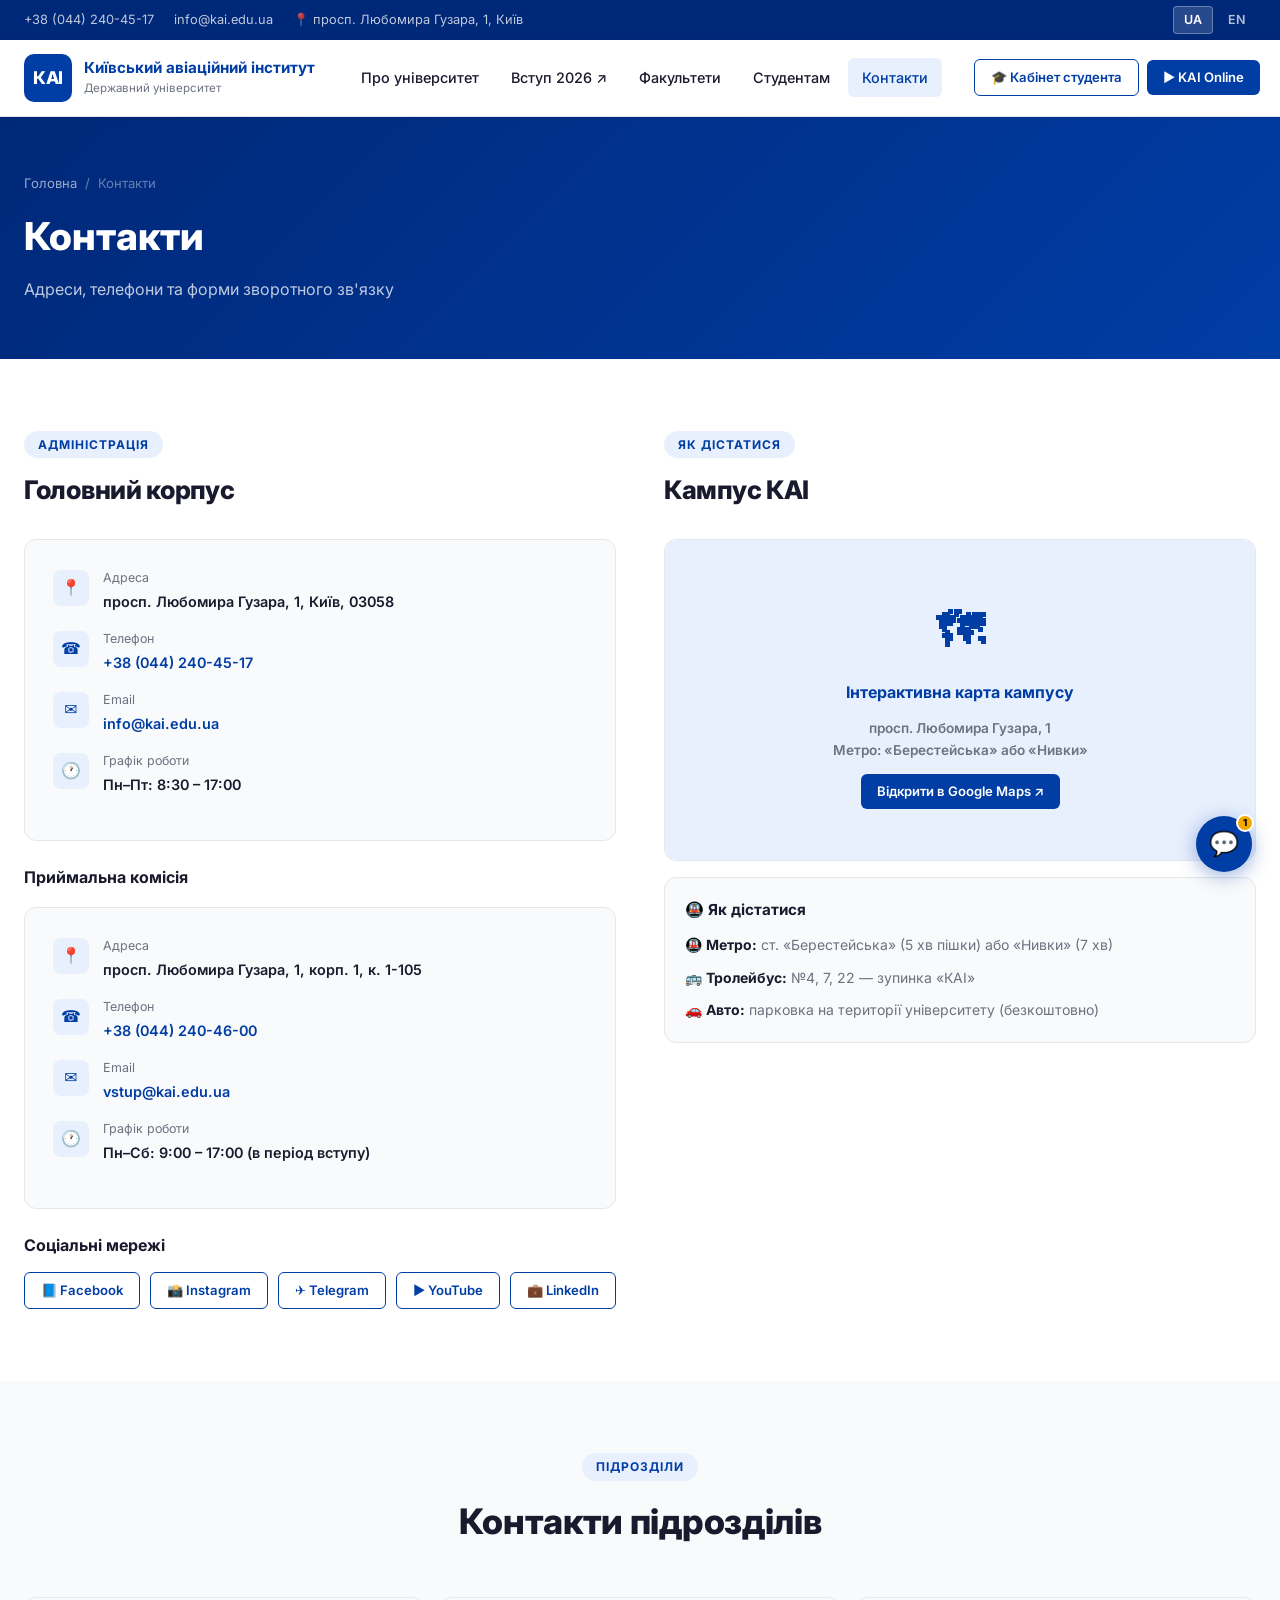
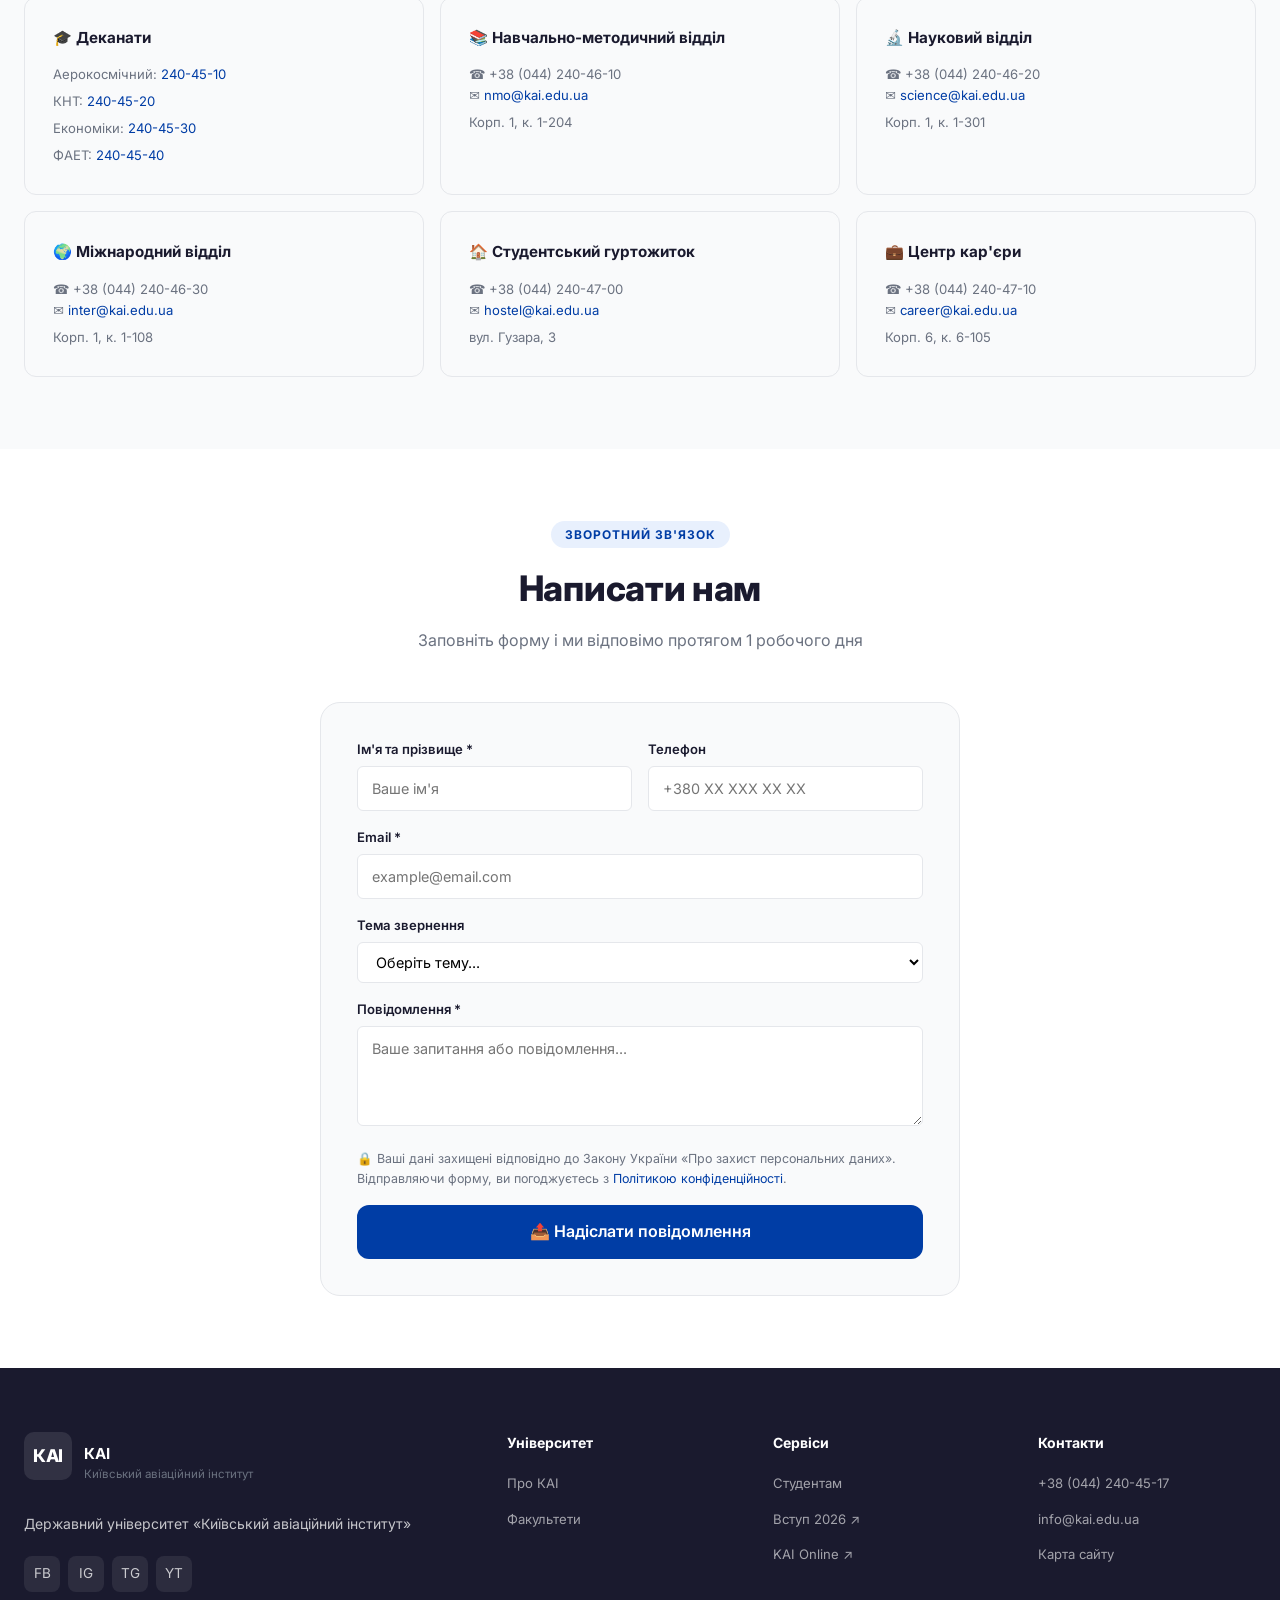
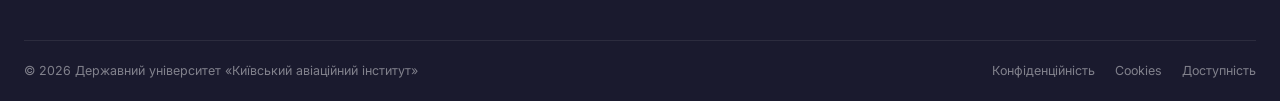
<file: contacts.html>
<!DOCTYPE html>
<html lang="uk">
<head>
  <meta charset="UTF-8">
  <meta name="viewport" content="width=device-width, initial-scale=1.0">
  <meta name="description" content="Контакти КАІ — адреси, телефони, форма зворотного зв'язку, карта">
  <title>Контакти — КАІ</title>
  <link rel="preconnect" href="https://fonts.googleapis.com">
  <link href="https://fonts.googleapis.com/css2?family=Inter:wght@400;500;600;700;800;900&display=swap" rel="stylesheet">
  <link rel="stylesheet" href="css/main.css">
</head>
<body>

<!-- TOPBAR -->
<div class="topbar">
  <div class="container">
    <div class="topbar-links">
      <a data-ck-phone href="tel:+380442404517">☎ +38 (044) 240-45-17</a>
      <a data-ck-email href="mailto:info@kai.edu.ua">✉ info@kai.edu.ua</a>
      <a href="#">📍 просп. Любомира Гузара, 1, Київ</a>
    </div>
    <div class="topbar-right">
      <div class="lang-switcher">
        <button class="lang-btn" data-lang="uk">UA</button>
        <button class="lang-btn" data-lang="en">EN</button>
      </div>
    </div>
  </div>
</div>

<!-- HEADER -->
<header class="site-header">
  <div class="header-inner">
    <a href="index.html" class="site-logo">
      <div class="logo-emblem">КАІ</div>
      <div class="logo-text">
        <strong>Київський авіаційний інститут</strong>
        <span>Державний університет</span>
      </div>
    </a>
    <nav class="main-nav">
      <ul class="nav-list">
        <li class="nav-item"><a href="about.html" class="nav-link">Про університет</a></li>
        <li class="nav-item"><a href="https://vstup.kai.edu.ua" class="nav-link" target="_blank">Вступ 2026 ↗</a></li>
        <li class="nav-item"><a href="faculties.html" class="nav-link">Факультети</a></li>
        <li class="nav-item"><a href="students.html" class="nav-link">Студентам</a></li>
        <li class="nav-item"><a href="contacts.html" class="nav-link active">Контакти</a></li>
      </ul>
    </nav>
    <div class="header-actions">
      <a href="https://du.kai.edu.ua" class="btn btn-outline btn-sm" target="_blank">🎓 Кабінет студента</a>
      <a href="https://online.kai.edu.ua" class="btn btn-primary btn-sm" target="_blank">▶ KAI Online</a>
    </div>
    <button class="hamburger" aria-label="Меню"><span></span><span></span><span></span></button>
  </div>
</header>

<!-- PAGE HERO -->
<div class="page-hero">
  <div class="container">
    <nav class="breadcrumb"><a href="index.html">Головна</a><span>/</span><span>Контакти</span></nav>
    <h1>Контакти</h1>
    <p>Адреси, телефони та форми зворотного зв'язку</p>
  </div>
</div>

<!-- MAIN CONTACTS -->
<section>
  <div class="container">
    <div class="contacts-grid">

      <!-- Contacts info -->
      <div>
        <div class="section-header" style="text-align:left;margin-bottom:28px;">
          <span class="section-tag">Адміністрація</span>
          <h2 class="section-title" style="font-size:1.6rem;">Головний корпус</h2>
        </div>
        <div class="contact-card">
          <div class="contact-item">
            <div class="contact-icon">📍</div>
            <div>
              <div class="contact-label">Адреса</div>
              <div class="contact-value" data-ck="contacts.main.address">просп. Любомира Гузара, 1, Київ, 03058</div>
            </div>
          </div>
          <div class="contact-item">
            <div class="contact-icon">☎️</div>
            <div>
              <div class="contact-label">Телефон</div>
              <div class="contact-value"><a href="tel:+380442404517" style="color:var(--kai-blue);">+38 (044) 240-45-17</a></div>
            </div>
          </div>
          <div class="contact-item">
            <div class="contact-icon">✉️</div>
            <div>
              <div class="contact-label">Email</div>
              <div class="contact-value"><a href="mailto:info@kai.edu.ua" style="color:var(--kai-blue);">info@kai.edu.ua</a></div>
            </div>
          </div>
          <div class="contact-item">
            <div class="contact-icon">🕐</div>
            <div>
              <div class="contact-label">Графік роботи</div>
              <div class="contact-value">Пн–Пт: 8:30 – 17:00</div>
            </div>
          </div>
        </div>

        <div style="margin-top:24px;">
          <h3 style="font-size:1rem;font-weight:700;margin-bottom:16px;">Приймальна комісія</h3>
          <div class="contact-card">
            <div class="contact-item">
              <div class="contact-icon">📍</div>
              <div>
                <div class="contact-label">Адреса</div>
                <div class="contact-value">просп. Любомира Гузара, 1, корп. 1, к. 1-105</div>
              </div>
            </div>
            <div class="contact-item">
              <div class="contact-icon">☎️</div>
              <div>
                <div class="contact-label">Телефон</div>
                <div class="contact-value"><a href="tel:+380442404600" style="color:var(--kai-blue);">+38 (044) 240-46-00</a></div>
              </div>
            </div>
            <div class="contact-item">
              <div class="contact-icon">✉️</div>
              <div>
                <div class="contact-label">Email</div>
                <div class="contact-value"><a href="mailto:vstup@kai.edu.ua" style="color:var(--kai-blue);">vstup@kai.edu.ua</a></div>
              </div>
            </div>
            <div class="contact-item">
              <div class="contact-icon">🕐</div>
              <div>
                <div class="contact-label">Графік роботи</div>
                <div class="contact-value">Пн–Сб: 9:00 – 17:00 (в період вступу)</div>
              </div>
            </div>
          </div>
        </div>

        <!-- Social links -->
        <div style="margin-top:24px;">
          <h3 style="font-size:1rem;font-weight:700;margin-bottom:14px;">Соціальні мережі</h3>
          <div style="display:flex;gap:10px;flex-wrap:wrap;">
            <a href="#" class="btn btn-outline btn-sm">📘 Facebook</a>
            <a href="#" class="btn btn-outline btn-sm">📸 Instagram</a>
            <a href="#" class="btn btn-outline btn-sm">✈️ Telegram</a>
            <a href="#" class="btn btn-outline btn-sm">▶️ YouTube</a>
            <a href="#" class="btn btn-outline btn-sm">💼 LinkedIn</a>
          </div>
        </div>
      </div>

      <!-- Map -->
      <div>
        <div class="section-header" style="text-align:left;margin-bottom:28px;">
          <span class="section-tag">Як дістатися</span>
          <h2 class="section-title" style="font-size:1.6rem;">Кампус КАІ</h2>
        </div>
        <div class="contact-map">
          <div class="map-placeholder">
            <div class="map-icon">🗺</div>
            <div style="font-size:1rem;font-weight:700;">Інтерактивна карта кампусу</div>
            <div style="font-size:.85rem;color:var(--kai-muted);text-align:center;max-width:280px;">просп. Любомира Гузара, 1<br>Метро: «Берестейська» або «Нивки»</div>
            <a href="https://maps.google.com/?q=Kyiv+Aviation+Institute" class="btn btn-primary btn-sm" target="_blank">Відкрити в Google Maps ↗</a>
          </div>
        </div>

        <!-- How to get there -->
        <div style="background:var(--kai-bg);border-radius:var(--radius-md);padding:20px;margin-top:16px;border:1px solid var(--kai-border);">
          <h3 style="font-size:.95rem;font-weight:700;margin-bottom:12px;">🚇 Як дістатися</h3>
          <div style="display:flex;flex-direction:column;gap:10px;font-size:.875rem;color:var(--kai-muted);">
            <div>🚇 <strong style="color:var(--kai-text);">Метро:</strong> ст. «Берестейська» (5 хв пішки) або «Нивки» (7 хв)</div>
            <div>🚌 <strong style="color:var(--kai-text);">Тролейбус:</strong> №4, 7, 22 — зупинка «КАІ»</div>
            <div>🚗 <strong style="color:var(--kai-text);">Авто:</strong> парковка на території університету (безкоштовно)</div>
          </div>
        </div>
      </div>

    </div>
  </div>
</section>

<!-- DEPARTMENTS CONTACTS -->
<section style="background:var(--kai-bg);">
  <div class="container">
    <div class="section-header">
      <span class="section-tag">Підрозділи</span>
      <h2 class="section-title">Контакти підрозділів</h2>
    </div>
    <div style="display:grid;grid-template-columns:repeat(3,1fr);gap:16px;">
      <div class="contact-card">
        <h3 style="font-size:.95rem;font-weight:700;margin-bottom:14px;">🎓 Деканати</h3>
        <div style="font-size:.82rem;color:var(--kai-muted);display:flex;flex-direction:column;gap:6px;">
          <div>Аерокосмічний: <a href="tel:+380442404510" style="color:var(--kai-blue);">240-45-10</a></div>
          <div>КНТ: <a href="tel:+380442404520" style="color:var(--kai-blue);">240-45-20</a></div>
          <div>Економіки: <a href="tel:+380442404530" style="color:var(--kai-blue);">240-45-30</a></div>
          <div>ФАЕТ: <a href="tel:+380442404540" style="color:var(--kai-blue);">240-45-40</a></div>
        </div>
      </div>
      <div class="contact-card">
        <h3 style="font-size:.95rem;font-weight:700;margin-bottom:14px;">📚 Навчально-методичний відділ</h3>
        <div style="font-size:.82rem;color:var(--kai-muted);">
          <div>☎ +38 (044) 240-46-10</div>
          <div>✉ <a href="mailto:nmo@kai.edu.ua" style="color:var(--kai-blue);">nmo@kai.edu.ua</a></div>
          <div style="margin-top:6px;">Корп. 1, к. 1-204</div>
        </div>
      </div>
      <div class="contact-card">
        <h3 style="font-size:.95rem;font-weight:700;margin-bottom:14px;">🔬 Науковий відділ</h3>
        <div style="font-size:.82rem;color:var(--kai-muted);">
          <div>☎ +38 (044) 240-46-20</div>
          <div>✉ <a href="mailto:science@kai.edu.ua" style="color:var(--kai-blue);">science@kai.edu.ua</a></div>
          <div style="margin-top:6px;">Корп. 1, к. 1-301</div>
        </div>
      </div>
      <div class="contact-card">
        <h3 style="font-size:.95rem;font-weight:700;margin-bottom:14px;">🌍 Міжнародний відділ</h3>
        <div style="font-size:.82rem;color:var(--kai-muted);">
          <div>☎ +38 (044) 240-46-30</div>
          <div>✉ <a href="mailto:inter@kai.edu.ua" style="color:var(--kai-blue);">inter@kai.edu.ua</a></div>
          <div style="margin-top:6px;">Корп. 1, к. 1-108</div>
        </div>
      </div>
      <div class="contact-card">
        <h3 style="font-size:.95rem;font-weight:700;margin-bottom:14px;">🏠 Студентський гуртожиток</h3>
        <div style="font-size:.82rem;color:var(--kai-muted);">
          <div>☎ +38 (044) 240-47-00</div>
          <div>✉ <a href="mailto:hostel@kai.edu.ua" style="color:var(--kai-blue);">hostel@kai.edu.ua</a></div>
          <div style="margin-top:6px;">вул. Гузара, 3</div>
        </div>
      </div>
      <div class="contact-card">
        <h3 style="font-size:.95rem;font-weight:700;margin-bottom:14px;">💼 Центр кар'єри</h3>
        <div style="font-size:.82rem;color:var(--kai-muted);">
          <div>☎ +38 (044) 240-47-10</div>
          <div>✉ <a href="mailto:career@kai.edu.ua" style="color:var(--kai-blue);">career@kai.edu.ua</a></div>
          <div style="margin-top:6px;">Корп. 6, к. 6-105</div>
        </div>
      </div>
    </div>
  </div>
</section>

<!-- CONTACT FORM -->
<section id="form">
  <div class="container">
    <div style="max-width:640px;margin:0 auto;">
      <div class="section-header">
        <span class="section-tag">Зворотний зв'язок</span>
        <h2 class="section-title">Написати нам</h2>
        <p class="section-sub">Заповніть форму і ми відповімо протягом 1 робочого дня</p>
      </div>
      <form class="kai-form" style="background:var(--kai-bg);border-radius:var(--radius-lg);padding:36px;border:1px solid var(--kai-border);">
        <div style="display:grid;grid-template-columns:1fr 1fr;gap:16px;">
          <div class="form-group">
            <label for="name">Ім'я та прізвище *</label>
            <input type="text" id="name" name="name" placeholder="Ваше ім'я" required>
          </div>
          <div class="form-group">
            <label for="phone">Телефон</label>
            <input type="tel" id="phone" name="phone" placeholder="+380 XX XXX XX XX">
          </div>
        </div>
        <div class="form-group">
          <label for="email">Email *</label>
          <input type="email" id="email" name="email" placeholder="example@email.com" required>
        </div>
        <div class="form-group">
          <label for="topic">Тема звернення</label>
          <select id="topic" name="topic">
            <option value="">Оберіть тему...</option>
            <option>Вступ та навчання</option>
            <option>Освітні програми</option>
            <option>Гуртожиток</option>
            <option>Міжнародне співробітництво</option>
            <option>Кар'єра та стажування</option>
            <option>KAI Online</option>
            <option>Інше</option>
          </select>
        </div>
        <div class="form-group">
          <label for="message">Повідомлення *</label>
          <textarea id="message" name="message" placeholder="Ваше запитання або повідомлення..." required></textarea>
        </div>
        <div style="font-size:.78rem;color:var(--kai-muted);margin-bottom:16px;">
          🔒 Ваші дані захищені відповідно до Закону України «Про захист персональних даних». Відправляючи форму, ви погоджуєтесь з <a href="#" style="color:var(--kai-blue);">Політикою конфіденційності</a>.
        </div>
        <button type="submit" class="btn btn-primary btn-lg" style="width:100%;justify-content:center;">
          📤 Надіслати повідомлення
        </button>
      </form>
    </div>
  </div>
</section>

<!-- FOOTER -->
<footer class="site-footer">
  <div class="container">
    <div class="footer-grid">
      <div class="footer-brand">
        <div class="site-logo" style="margin-bottom:16px;">
          <div class="logo-emblem">КАІ</div>
          <div class="logo-text"><strong style="color:#fff;">КАІ</strong><span>Київський авіаційний інститут</span></div>
        </div>
        <p>Державний університет «Київський авіаційний інститут»</p>
        <div class="footer-socials">
          <a href="#" class="social-btn">FB</a><a href="#" class="social-btn">IG</a><a href="#" class="social-btn">TG</a><a href="#" class="social-btn">YT</a>
        </div>
      </div>
      <div class="footer-col"><h4>Університет</h4><ul>
        <li><a href="about.html">Про КАІ</a></li><li><a href="faculties.html">Факультети</a></li>
      </ul></div>
      <div class="footer-col"><h4>Сервіси</h4><ul>
        <li><a href="students.html">Студентам</a></li><li><a href="https://vstup.kai.edu.ua" target="_blank">Вступ 2026 ↗</a></li><li><a href="https://online.kai.edu.ua" target="_blank">KAI Online ↗</a></li>
      </ul></div>
      <div class="footer-col"><h4>Контакти</h4><ul>
        <li><a href="#">+38 (044) 240-45-17</a></li><li><a href="mailto:info@kai.edu.ua">info@kai.edu.ua</a></li><li><a href="#">Карта сайту</a></li>
      </ul></div>
    </div>
    <div class="footer-bottom">
      <span>© 2026 Державний університет «Київський авіаційний інститут»</span>
      <div class="footer-bottom-links"><a href="#">Конфіденційність</a><a href="#">Cookies</a><a href="#">Доступність</a></div>
    </div>
  </div>
</footer>

<button class="chatbot-btn" id="chatbot-btn" aria-label="Чат">💬<span class="chatbot-badge">1</span></button>
<script src="js/main.js"></script>
<script src="js/content-loader.js"></script>
</body>
</html>
</file>
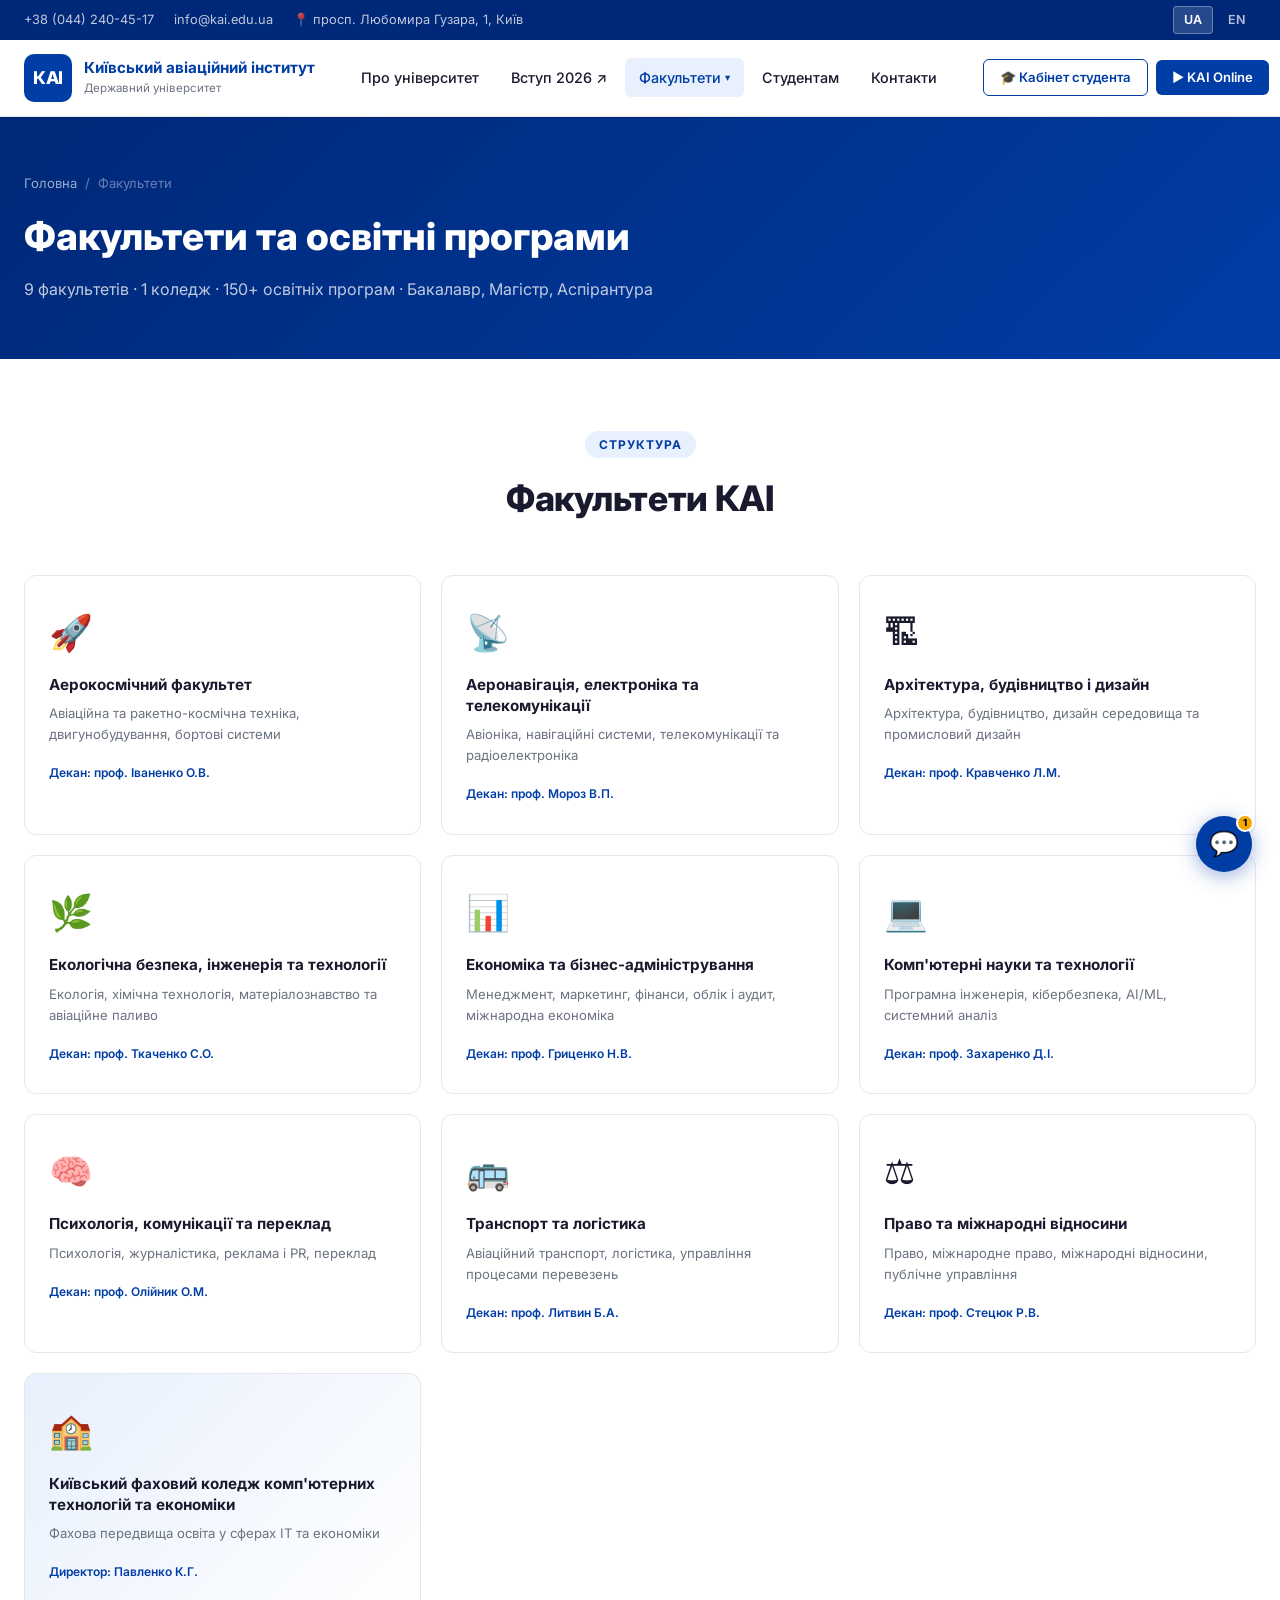
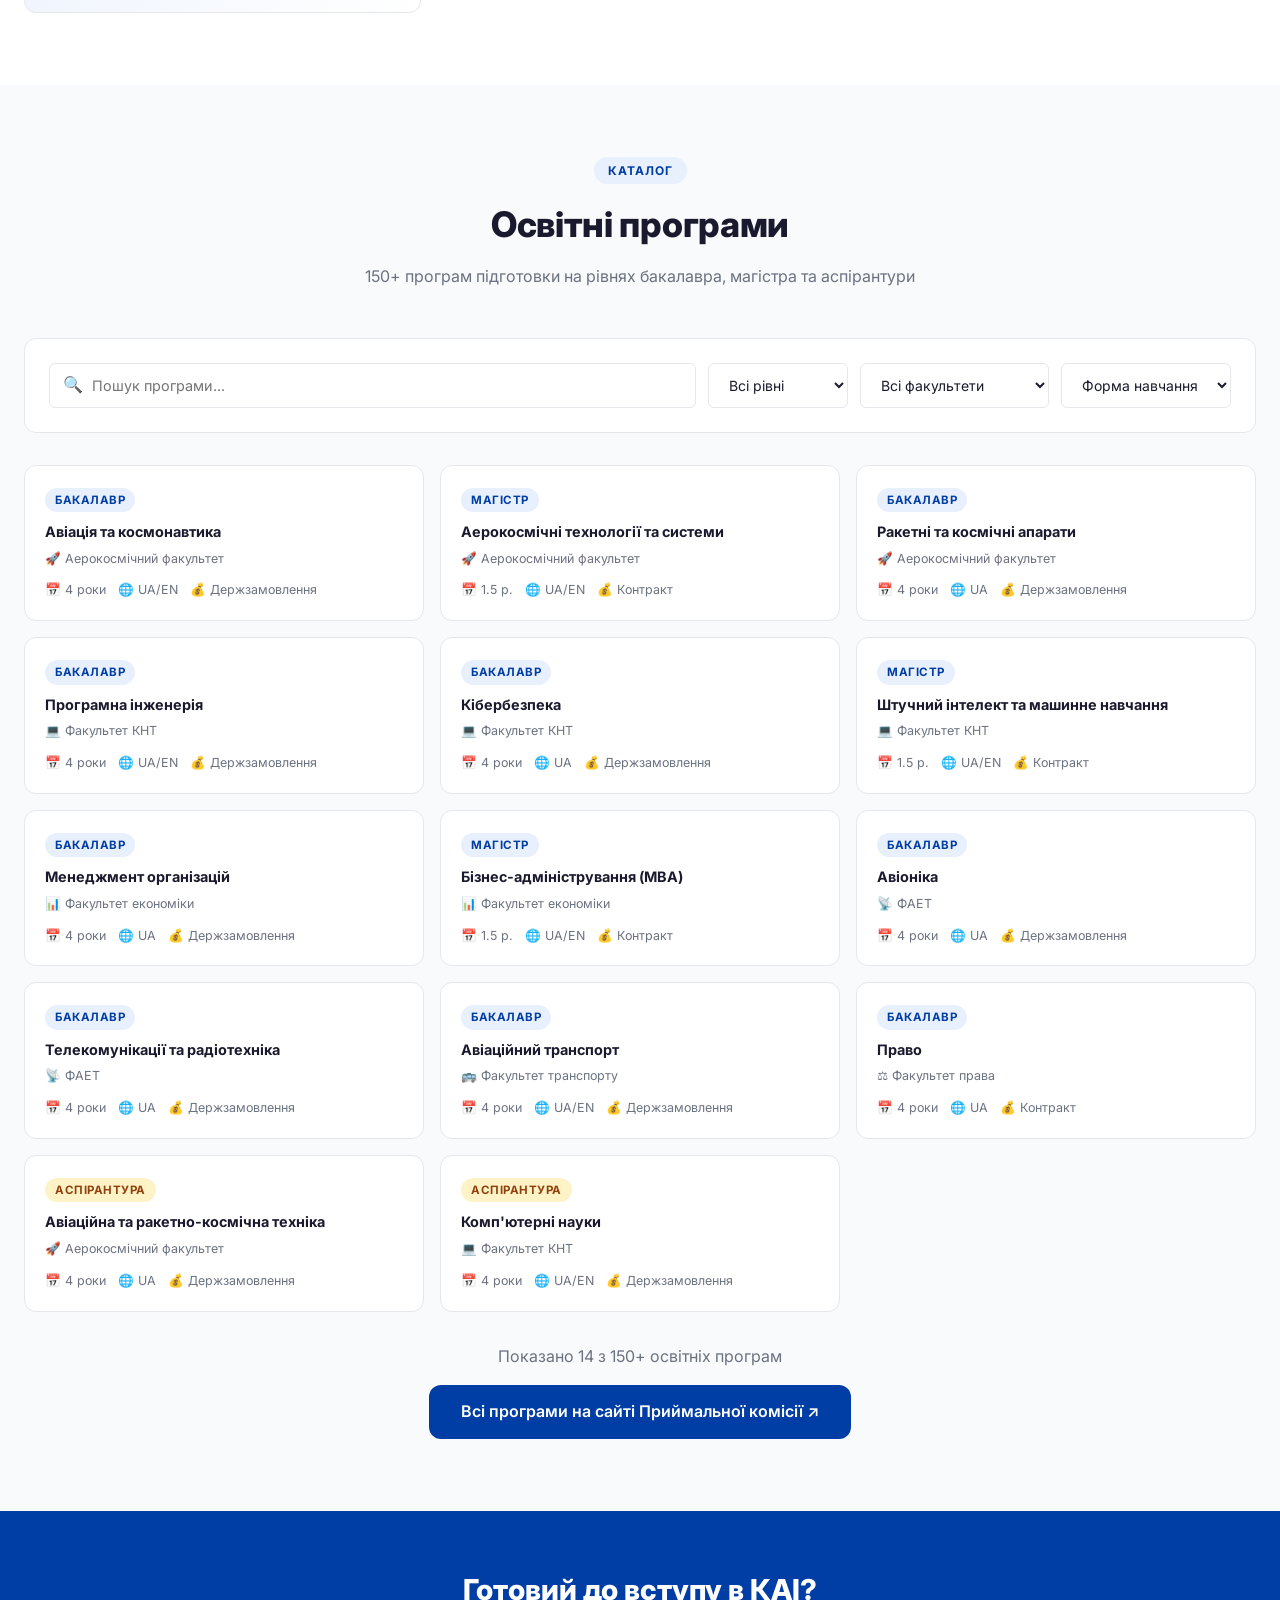
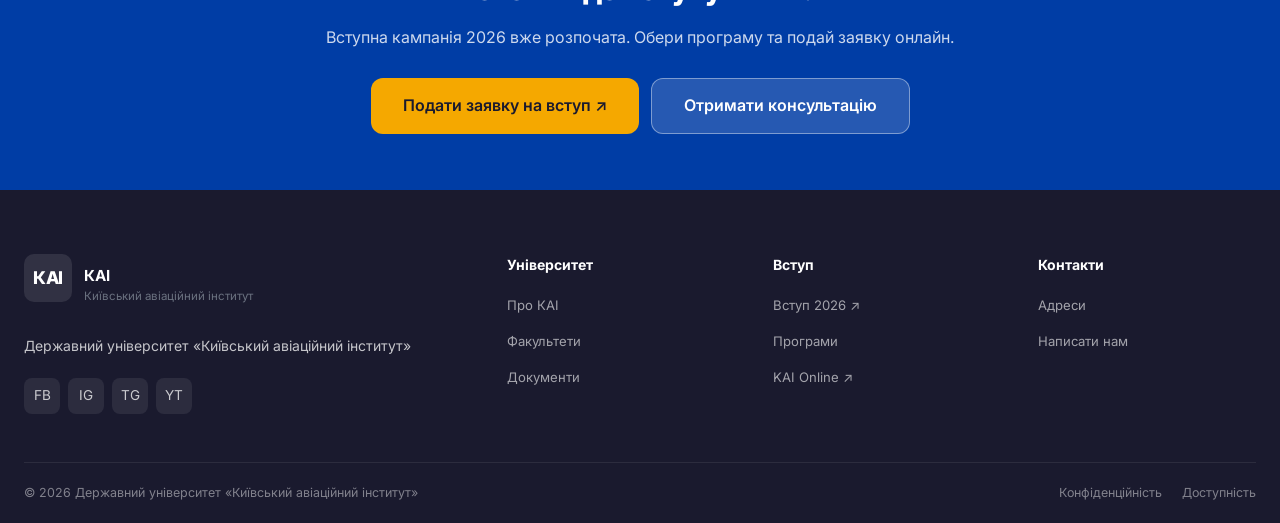
<file: faculties.html>
<!DOCTYPE html>
<html lang="uk">
<head>
  <meta charset="UTF-8">
  <meta name="viewport" content="width=device-width, initial-scale=1.0">
  <meta name="description" content="Факультети та освітні програми КАІ — 150+ програм, 9 факультетів">
  <title>Факультети та програми — КАІ</title>
  <link rel="preconnect" href="https://fonts.googleapis.com">
  <link href="https://fonts.googleapis.com/css2?family=Inter:wght@400;500;600;700;800;900&display=swap" rel="stylesheet">
  <link rel="stylesheet" href="css/main.css">
</head>
<body>

<!-- TOPBAR -->
<div class="topbar">
  <div class="container">
    <div class="topbar-links">
      <a data-ck-phone href="tel:+380442404517">☎ +38 (044) 240-45-17</a>
      <a data-ck-email href="mailto:info@kai.edu.ua">✉ info@kai.edu.ua</a>
      <a href="#">📍 просп. Любомира Гузара, 1, Київ</a>
    </div>
    <div class="topbar-right">
      <div class="lang-switcher">
        <button class="lang-btn" data-lang="uk">UA</button>
        <button class="lang-btn" data-lang="en">EN</button>
      </div>
    </div>
  </div>
</div>

<!-- HEADER -->
<header class="site-header">
  <div class="header-inner">
    <a href="index.html" class="site-logo">
      <div class="logo-emblem">КАІ</div>
      <div class="logo-text">
        <strong>Київський авіаційний інститут</strong>
        <span>Державний університет</span>
      </div>
    </a>
    <nav class="main-nav">
      <ul class="nav-list">
        <li class="nav-item"><a href="about.html" class="nav-link">Про університет</a></li>
        <li class="nav-item"><a href="https://vstup.kai.edu.ua" class="nav-link" target="_blank">Вступ 2026 ↗</a></li>
        <li class="nav-item"><a href="faculties.html" class="nav-link active">Факультети <span class="chevron">▾</span></a>
          <div class="dropdown">
            <a href="#aerospace">Аерокосмічний</a>
            <a href="#navigation">Аеронавігація та електроніка</a>
            <a href="#architecture">Архітектура та будівництво</a>
            <a href="#ecology">Екологічна безпека</a>
            <a href="#economy">Економіка та бізнес</a>
            <a href="#cs">Комп'ютерні науки</a>
            <a href="#psychology">Психологія та комунікації</a>
            <a href="#transport">Транспорт та логістика</a>
            <a href="#law">Право та міжнародні відносини</a>
            <a href="#programs">→ Всі освітні програми</a>
          </div>
        </li>
        <li class="nav-item"><a href="students.html" class="nav-link">Студентам</a></li>
        <li class="nav-item"><a href="contacts.html" class="nav-link">Контакти</a></li>
      </ul>
    </nav>
    <div class="header-actions">
      <a href="https://du.kai.edu.ua" class="btn btn-outline btn-sm" target="_blank">🎓 Кабінет студента</a>
      <a href="https://online.kai.edu.ua" class="btn btn-primary btn-sm" target="_blank">▶ KAI Online</a>
    </div>
    <button class="hamburger" aria-label="Меню"><span></span><span></span><span></span></button>
  </div>
</header>

<!-- PAGE HERO -->
<div class="page-hero">
  <div class="container">
    <nav class="breadcrumb"><a href="index.html">Головна</a><span>/</span><span>Факультети</span></nav>
    <h1>Факультети та освітні програми</h1>
    <p>9 факультетів · 1 коледж · 150+ освітніх програм · Бакалавр, Магістр, Аспірантура</p>
  </div>
</div>

<!-- FACULTIES LIST -->
<section>
  <div class="container">
    <div class="section-header">
      <span class="section-tag">Структура</span>
      <h2 class="section-title">Факультети КАІ</h2>
    </div>
    <div class="faculty-grid">
      <a href="#aerospace" class="faculty-card" id="aerospace">
        <div class="faculty-icon">🚀</div>
        <h3>Аерокосмічний факультет</h3>
        <p>Авіаційна та ракетно-космічна техніка, двигунобудування, бортові системи</p>
        <span class="faculty-tag">Декан: проф. Іваненко О.В.</span>
      </a>
      <a href="#navigation" class="faculty-card" id="navigation">
        <div class="faculty-icon">📡</div>
        <h3>Аеронавігація, електроніка та телекомунікації</h3>
        <p>Авіоніка, навігаційні системи, телекомунікації та радіоелектроніка</p>
        <span class="faculty-tag">Декан: проф. Мороз В.П.</span>
      </a>
      <a href="#architecture" class="faculty-card" id="architecture">
        <div class="faculty-icon">🏗</div>
        <h3>Архітектура, будівництво і дизайн</h3>
        <p>Архітектура, будівництво, дизайн середовища та промисловий дизайн</p>
        <span class="faculty-tag">Декан: проф. Кравченко Л.М.</span>
      </a>
      <a href="#ecology" class="faculty-card" id="ecology">
        <div class="faculty-icon">🌿</div>
        <h3>Екологічна безпека, інженерія та технології</h3>
        <p>Екологія, хімічна технологія, матеріалознавство та авіаційне паливо</p>
        <span class="faculty-tag">Декан: проф. Ткаченко С.О.</span>
      </a>
      <a href="#economy" class="faculty-card" id="economy">
        <div class="faculty-icon">📊</div>
        <h3>Економіка та бізнес-адміністрування</h3>
        <p>Менеджмент, маркетинг, фінанси, облік і аудит, міжнародна економіка</p>
        <span class="faculty-tag">Декан: проф. Гриценко Н.В.</span>
      </a>
      <a href="#cs" class="faculty-card" id="cs">
        <div class="faculty-icon">💻</div>
        <h3>Комп'ютерні науки та технології</h3>
        <p>Програмна інженерія, кібербезпека, AI/ML, системний аналіз</p>
        <span class="faculty-tag">Декан: проф. Захаренко Д.І.</span>
      </a>
      <a href="#psychology" class="faculty-card" id="psychology">
        <div class="faculty-icon">🧠</div>
        <h3>Психологія, комунікації та переклад</h3>
        <p>Психологія, журналістика, реклама і PR, переклад</p>
        <span class="faculty-tag">Декан: проф. Олійник О.М.</span>
      </a>
      <a href="#transport" class="faculty-card" id="transport">
        <div class="faculty-icon">🚌</div>
        <h3>Транспорт та логістика</h3>
        <p>Авіаційний транспорт, логістика, управління процесами перевезень</p>
        <span class="faculty-tag">Декан: проф. Литвин Б.А.</span>
      </a>
      <a href="#law" class="faculty-card" id="law">
        <div class="faculty-icon">⚖️</div>
        <h3>Право та міжнародні відносини</h3>
        <p>Право, міжнародне право, міжнародні відносини, публічне управління</p>
        <span class="faculty-tag">Декан: проф. Стецюк Р.В.</span>
      </a>
      <a href="#college" class="faculty-card" id="college" style="background:linear-gradient(135deg,var(--kai-sky),#fff);">
        <div class="faculty-icon">🏫</div>
        <h3>Київський фаховий коледж комп'ютерних технологій та економіки</h3>
        <p>Фахова передвища освіта у сферах IT та економіки</p>
        <span class="faculty-tag">Директор: Павленко К.Г.</span>
      </a>
    </div>
  </div>
</section>

<!-- PROGRAMS CATALOG -->
<section id="programs" style="background:var(--kai-bg);">
  <div class="container">
    <div class="section-header">
      <span class="section-tag">Каталог</span>
      <h2 class="section-title">Освітні програми</h2>
      <p class="section-sub">150+ програм підготовки на рівнях бакалавра, магістра та аспірантури</p>
    </div>

    <!-- Search & Filter -->
    <div class="programs-search">
      <div class="search-input-wrap">
        <span class="icon">🔍</span>
        <input type="text" id="prog-search" placeholder="Пошук програми...">
      </div>
      <select class="filter-select" id="prog-level">
        <option value="">Всі рівні</option>
        <option value="bachelor">Бакалавр</option>
        <option value="master">Магістр</option>
        <option value="phd">Аспірантура</option>
      </select>
      <select class="filter-select" id="prog-faculty">
        <option value="">Всі факультети</option>
        <option value="aerospace">Аерокосмічний</option>
        <option value="cs">Комп'ютерні науки</option>
        <option value="economy">Економіка та бізнес</option>
        <option value="navigation">Аеронавігація</option>
        <option value="transport">Транспорт</option>
        <option value="law">Право</option>
        <option value="ecology">Екологія</option>
        <option value="psychology">Психологія</option>
        <option value="architecture">Архітектура</option>
      </select>
      <select class="filter-select">
        <option value="">Форма навчання</option>
        <option>Денна</option>
        <option>Заочна</option>
        <option>Дистанційна</option>
      </select>
    </div>

    <!-- Programs grid -->
    <div class="programs-grid">

      <!-- Aerospace -->
      <div class="program-card" data-level="bachelor" data-faculty="aerospace">
        <span class="program-level">Бакалавр</span>
        <h4>Авіація та космонавтика</h4>
        <p class="program-faculty">🚀 Аерокосмічний факультет</p>
        <div class="program-meta">
          <span>📅 4 роки</span>
          <span>🌐 UA/EN</span>
          <span>💰 Держзамовлення</span>
        </div>
      </div>
      <div class="program-card" data-level="master" data-faculty="aerospace">
        <span class="program-level">Магістр</span>
        <h4>Аерокосмічні технології та системи</h4>
        <p class="program-faculty">🚀 Аерокосмічний факультет</p>
        <div class="program-meta">
          <span>📅 1.5 р.</span>
          <span>🌐 UA/EN</span>
          <span>💰 Контракт</span>
        </div>
      </div>
      <div class="program-card" data-level="bachelor" data-faculty="aerospace">
        <span class="program-level">Бакалавр</span>
        <h4>Ракетні та космічні апарати</h4>
        <p class="program-faculty">🚀 Аерокосмічний факультет</p>
        <div class="program-meta">
          <span>📅 4 роки</span>
          <span>🌐 UA</span>
          <span>💰 Держзамовлення</span>
        </div>
      </div>

      <!-- CS -->
      <div class="program-card" data-level="bachelor" data-faculty="cs">
        <span class="program-level">Бакалавр</span>
        <h4>Програмна інженерія</h4>
        <p class="program-faculty">💻 Факультет КНТ</p>
        <div class="program-meta">
          <span>📅 4 роки</span>
          <span>🌐 UA/EN</span>
          <span>💰 Держзамовлення</span>
        </div>
      </div>
      <div class="program-card" data-level="bachelor" data-faculty="cs">
        <span class="program-level">Бакалавр</span>
        <h4>Кібербезпека</h4>
        <p class="program-faculty">💻 Факультет КНТ</p>
        <div class="program-meta">
          <span>📅 4 роки</span>
          <span>🌐 UA</span>
          <span>💰 Держзамовлення</span>
        </div>
      </div>
      <div class="program-card" data-level="master" data-faculty="cs">
        <span class="program-level">Магістр</span>
        <h4>Штучний інтелект та машинне навчання</h4>
        <p class="program-faculty">💻 Факультет КНТ</p>
        <div class="program-meta">
          <span>📅 1.5 р.</span>
          <span>🌐 UA/EN</span>
          <span>💰 Контракт</span>
        </div>
      </div>

      <!-- Economy -->
      <div class="program-card" data-level="bachelor" data-faculty="economy">
        <span class="program-level">Бакалавр</span>
        <h4>Менеджмент організацій</h4>
        <p class="program-faculty">📊 Факультет економіки</p>
        <div class="program-meta">
          <span>📅 4 роки</span>
          <span>🌐 UA</span>
          <span>💰 Держзамовлення</span>
        </div>
      </div>
      <div class="program-card" data-level="master" data-faculty="economy">
        <span class="program-level">Магістр</span>
        <h4>Бізнес-адміністрування (MBA)</h4>
        <p class="program-faculty">📊 Факультет економіки</p>
        <div class="program-meta">
          <span>📅 1.5 р.</span>
          <span>🌐 UA/EN</span>
          <span>💰 Контракт</span>
        </div>
      </div>

      <!-- Navigation -->
      <div class="program-card" data-level="bachelor" data-faculty="navigation">
        <span class="program-level">Бакалавр</span>
        <h4>Авіоніка</h4>
        <p class="program-faculty">📡 ФАЕТ</p>
        <div class="program-meta">
          <span>📅 4 роки</span>
          <span>🌐 UA</span>
          <span>💰 Держзамовлення</span>
        </div>
      </div>
      <div class="program-card" data-level="bachelor" data-faculty="navigation">
        <span class="program-level">Бакалавр</span>
        <h4>Телекомунікації та радіотехніка</h4>
        <p class="program-faculty">📡 ФАЕТ</p>
        <div class="program-meta">
          <span>📅 4 роки</span>
          <span>🌐 UA</span>
          <span>💰 Держзамовлення</span>
        </div>
      </div>

      <!-- Transport -->
      <div class="program-card" data-level="bachelor" data-faculty="transport">
        <span class="program-level">Бакалавр</span>
        <h4>Авіаційний транспорт</h4>
        <p class="program-faculty">🚌 Факультет транспорту</p>
        <div class="program-meta">
          <span>📅 4 роки</span>
          <span>🌐 UA/EN</span>
          <span>💰 Держзамовлення</span>
        </div>
      </div>

      <!-- Law -->
      <div class="program-card" data-level="bachelor" data-faculty="law">
        <span class="program-level">Бакалавр</span>
        <h4>Право</h4>
        <p class="program-faculty">⚖️ Факультет права</p>
        <div class="program-meta">
          <span>📅 4 роки</span>
          <span>🌐 UA</span>
          <span>💰 Контракт</span>
        </div>
      </div>

      <!-- PhD examples -->
      <div class="program-card" data-level="phd" data-faculty="aerospace">
        <span class="program-level" style="background:#FEF3C7;color:#92400E;">Аспірантура</span>
        <h4>Авіаційна та ракетно-космічна техніка</h4>
        <p class="program-faculty">🚀 Аерокосмічний факультет</p>
        <div class="program-meta">
          <span>📅 4 роки</span>
          <span>🌐 UA</span>
          <span>💰 Держзамовлення</span>
        </div>
      </div>
      <div class="program-card" data-level="phd" data-faculty="cs">
        <span class="program-level" style="background:#FEF3C7;color:#92400E;">Аспірантура</span>
        <h4>Комп'ютерні науки</h4>
        <p class="program-faculty">💻 Факультет КНТ</p>
        <div class="program-meta">
          <span>📅 4 роки</span>
          <span>🌐 UA/EN</span>
          <span>💰 Держзамовлення</span>
        </div>
      </div>

    </div>

    <div class="text-center mt-8">
      <p class="text-muted mb-4">Показано 14 з 150+ освітніх програм</p>
      <a href="https://vstup.kai.edu.ua" class="btn btn-primary btn-lg" target="_blank">Всі програми на сайті Приймальної комісії ↗</a>
    </div>
  </div>
</section>

<!-- CTA -->
<section style="background:var(--kai-blue);color:#fff;padding:56px 0;text-align:center;">
  <div class="container">
    <h2 style="font-size:1.8rem;font-weight:800;margin-bottom:12px;">Готовий до вступу в КАІ?</h2>
    <p style="color:rgba(255,255,255,.8);margin-bottom:28px;font-size:1rem;">Вступна кампанія 2026 вже розпочата. Обери програму та подай заявку онлайн.</p>
    <div style="display:flex;gap:12px;justify-content:center;flex-wrap:wrap;">
      <a href="https://vstup.kai.edu.ua" class="btn btn-gold btn-lg" target="_blank">Подати заявку на вступ ↗</a>
      <a href="contacts.html#form" class="btn btn-lg" style="background:rgba(255,255,255,.15);color:#fff;border:1.5px solid rgba(255,255,255,.4);">Отримати консультацію</a>
    </div>
  </div>
</section>

<!-- FOOTER -->
<footer class="site-footer">
  <div class="container">
    <div class="footer-grid">
      <div class="footer-brand">
        <div class="site-logo" style="margin-bottom:16px;">
          <div class="logo-emblem">КАІ</div>
          <div class="logo-text"><strong style="color:#fff;">КАІ</strong><span>Київський авіаційний інститут</span></div>
        </div>
        <p>Державний університет «Київський авіаційний інститут»</p>
        <div class="footer-socials">
          <a href="#" class="social-btn">FB</a><a href="#" class="social-btn">IG</a><a href="#" class="social-btn">TG</a><a href="#" class="social-btn">YT</a>
        </div>
      </div>
      <div class="footer-col"><h4>Університет</h4><ul>
        <li><a href="about.html">Про КАІ</a></li><li><a href="faculties.html">Факультети</a></li><li><a href="#">Документи</a></li>
      </ul></div>
      <div class="footer-col"><h4>Вступ</h4><ul>
        <li><a href="https://vstup.kai.edu.ua" target="_blank">Вступ 2026 ↗</a></li><li><a href="faculties.html#programs">Програми</a></li><li><a href="https://online.kai.edu.ua" target="_blank">KAI Online ↗</a></li>
      </ul></div>
      <div class="footer-col"><h4>Контакти</h4><ul>
        <li><a href="contacts.html">Адреси</a></li><li><a href="contacts.html#form">Написати нам</a></li>
      </ul></div>
    </div>
    <div class="footer-bottom">
      <span>© 2026 Державний університет «Київський авіаційний інститут»</span>
      <div class="footer-bottom-links"><a href="#">Конфіденційність</a><a href="#">Доступність</a></div>
    </div>
  </div>
</footer>

<button class="chatbot-btn" id="chatbot-btn" aria-label="Чат">💬<span class="chatbot-badge">1</span></button>
<script src="js/main.js"></script>
<script src="js/content-loader.js"></script>
</body>
</html>
</file>
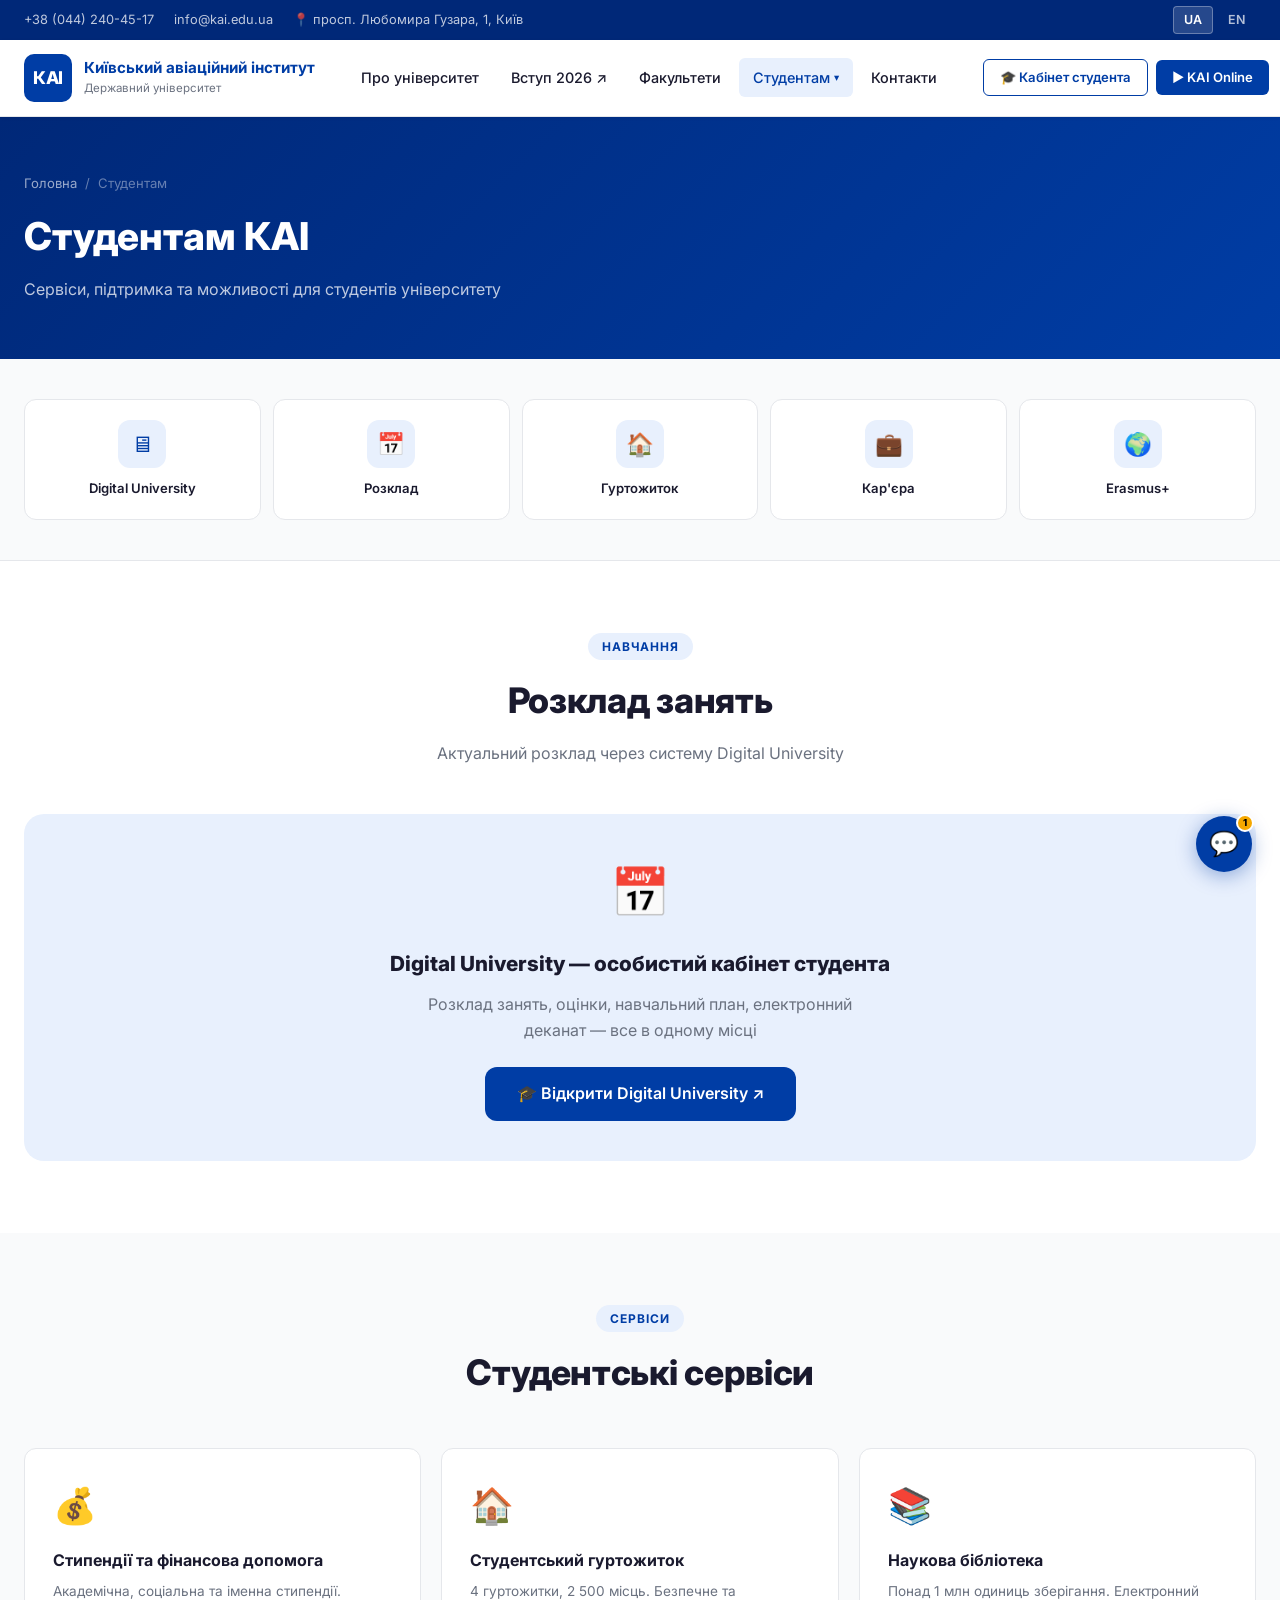
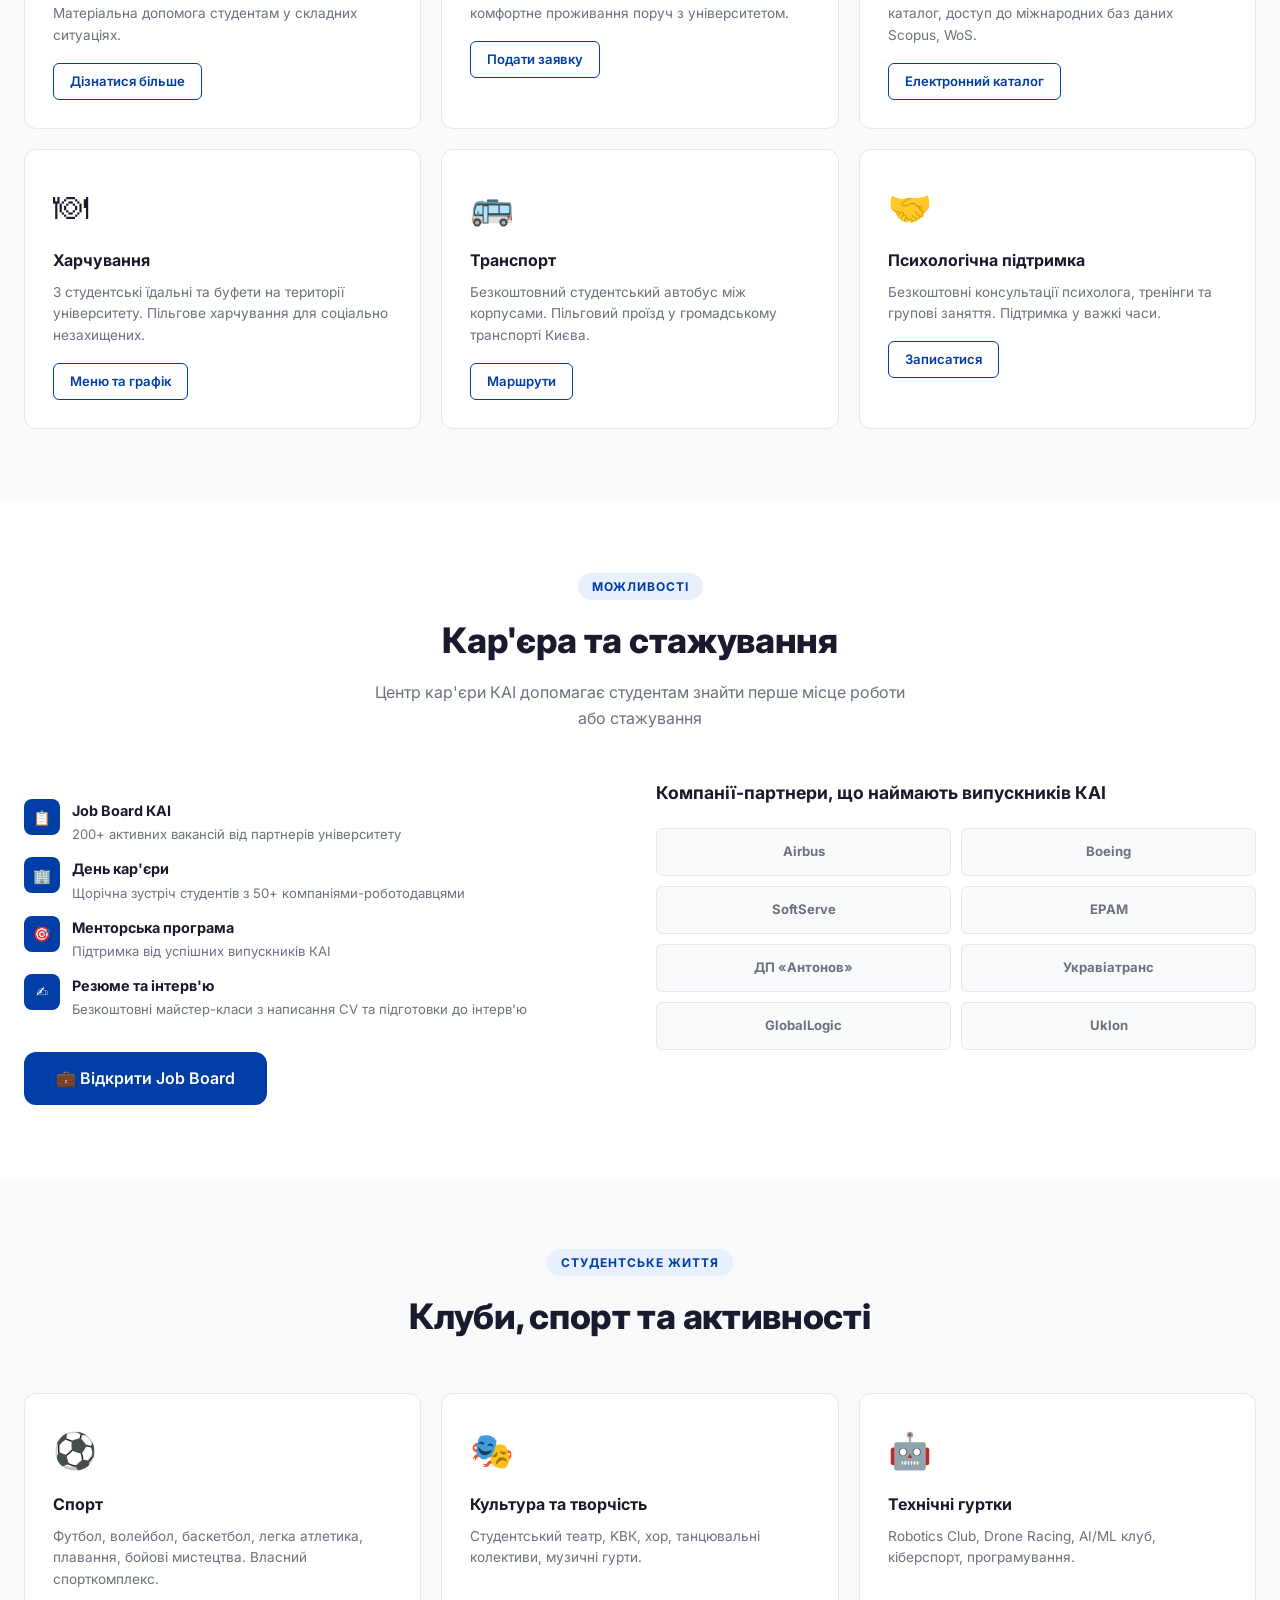
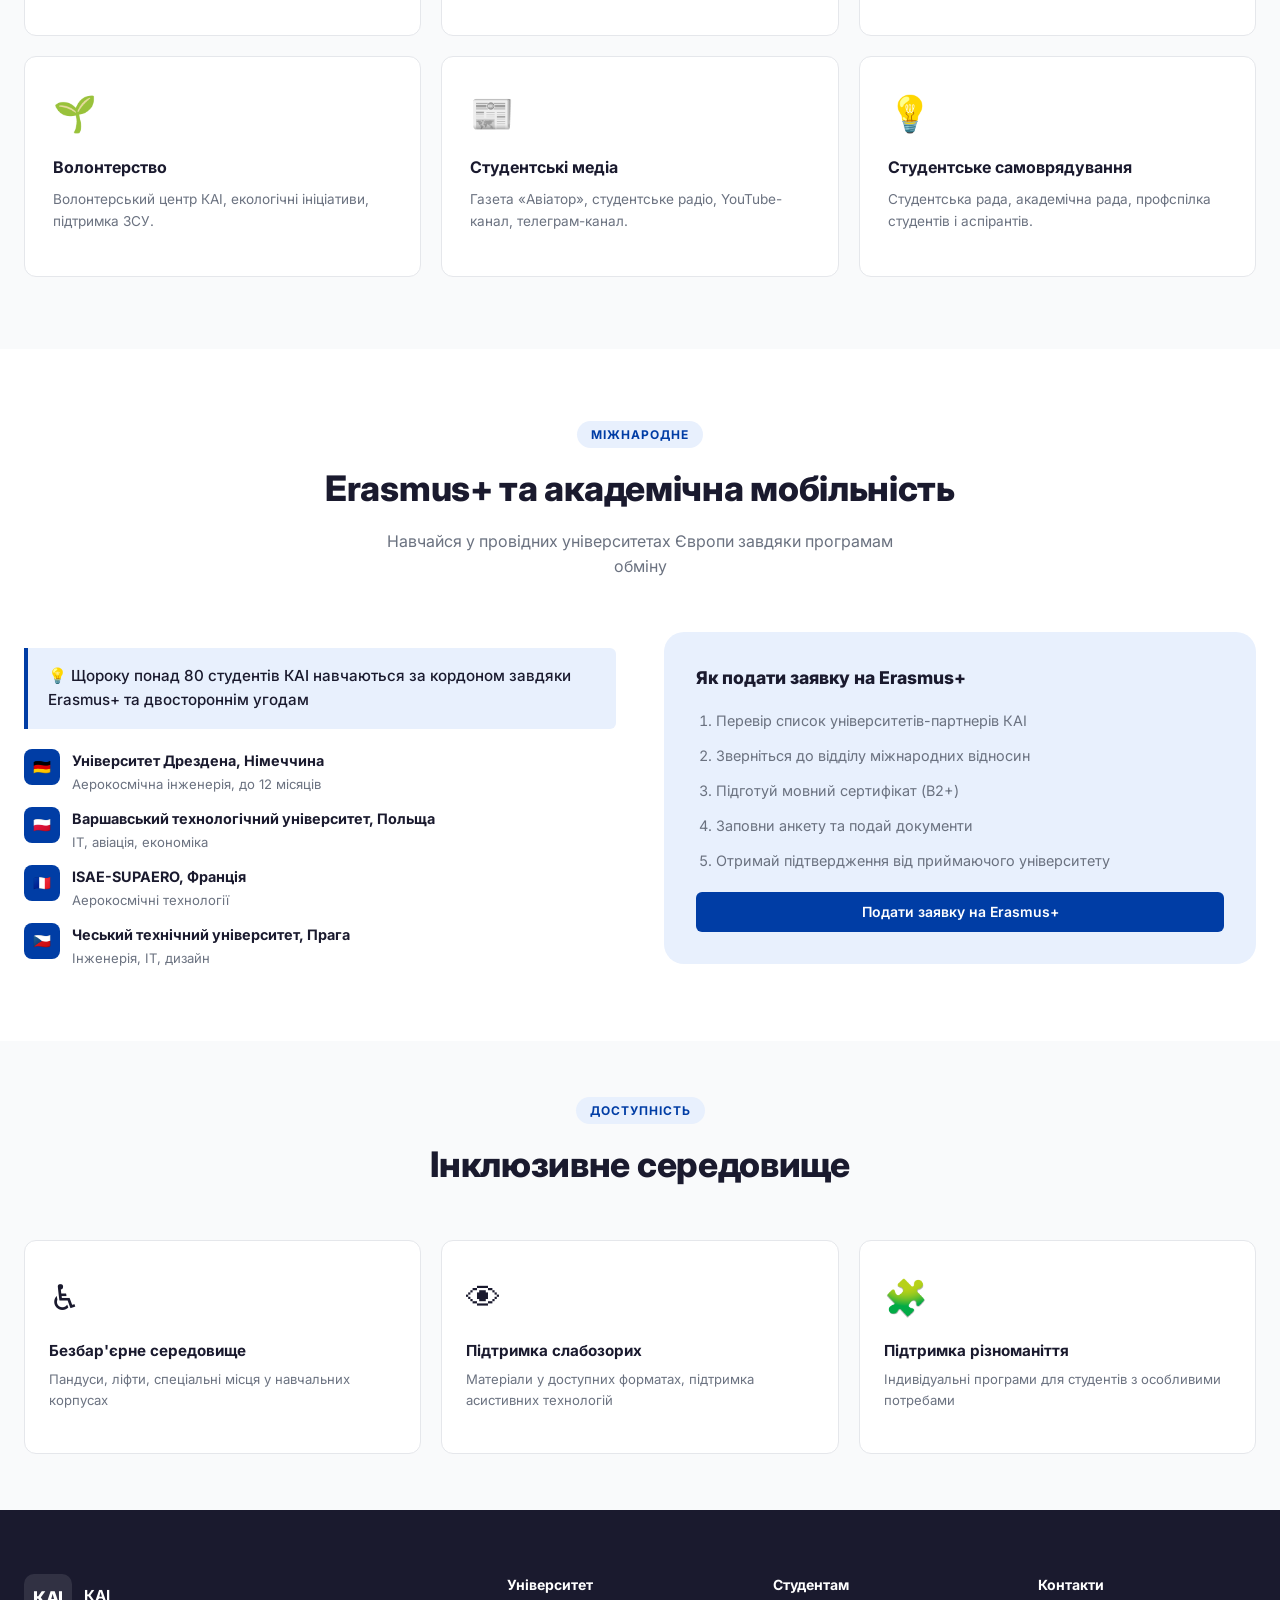
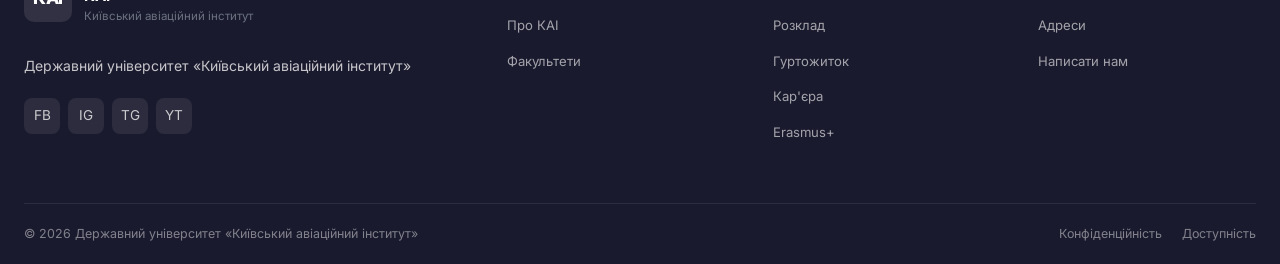
<file: students.html>
<!DOCTYPE html>
<html lang="uk">
<head>
  <meta charset="UTF-8">
  <meta name="viewport" content="width=device-width, initial-scale=1.0">
  <meta name="description" content="Студентам КАІ — розклад, гуртожиток, кар'єра, Erasmus+, підтримка">
  <title>Студентам — КАІ</title>
  <link rel="preconnect" href="https://fonts.googleapis.com">
  <link href="https://fonts.googleapis.com/css2?family=Inter:wght@400;500;600;700;800;900&display=swap" rel="stylesheet">
  <link rel="stylesheet" href="css/main.css">
</head>
<body>

<!-- TOPBAR -->
<div class="topbar">
  <div class="container">
    <div class="topbar-links">
      <a data-ck-phone href="tel:+380442404517">☎ +38 (044) 240-45-17</a>
      <a data-ck-email href="mailto:info@kai.edu.ua">✉ info@kai.edu.ua</a>
      <a href="#">📍 просп. Любомира Гузара, 1, Київ</a>
    </div>
    <div class="topbar-right">
      <div class="lang-switcher">
        <button class="lang-btn" data-lang="uk">UA</button>
        <button class="lang-btn" data-lang="en">EN</button>
      </div>
    </div>
  </div>
</div>

<!-- HEADER -->
<header class="site-header">
  <div class="header-inner">
    <a href="index.html" class="site-logo">
      <div class="logo-emblem">КАІ</div>
      <div class="logo-text">
        <strong>Київський авіаційний інститут</strong>
        <span>Державний університет</span>
      </div>
    </a>
    <nav class="main-nav">
      <ul class="nav-list">
        <li class="nav-item"><a href="about.html" class="nav-link">Про університет</a></li>
        <li class="nav-item"><a href="https://vstup.kai.edu.ua" class="nav-link" target="_blank">Вступ 2026 ↗</a></li>
        <li class="nav-item"><a href="faculties.html" class="nav-link">Факультети</a></li>
        <li class="nav-item"><a href="students.html" class="nav-link active">Студентам <span class="chevron">▾</span></a>
          <div class="dropdown">
            <a href="#schedule">Розклад</a>
            <a href="#scholarships">Стипендії</a>
            <a href="#dormitory">Гуртожиток</a>
            <a href="#career">Кар'єра</a>
            <a href="#clubs">Клуби та спорт</a>
            <a href="#erasmus">Erasmus+</a>
            <a href="#support">Підтримка</a>
          </div>
        </li>
        <li class="nav-item"><a href="contacts.html" class="nav-link">Контакти</a></li>
      </ul>
    </nav>
    <div class="header-actions">
      <a href="https://du.kai.edu.ua" class="btn btn-outline btn-sm" target="_blank">🎓 Кабінет студента</a>
      <a href="https://online.kai.edu.ua" class="btn btn-primary btn-sm" target="_blank">▶ KAI Online</a>
    </div>
    <button class="hamburger" aria-label="Меню"><span></span><span></span><span></span></button>
  </div>
</header>

<!-- PAGE HERO -->
<div class="page-hero">
  <div class="container">
    <nav class="breadcrumb"><a href="index.html">Головна</a><span>/</span><span>Студентам</span></nav>
    <h1>Студентам КАІ</h1>
    <p>Сервіси, підтримка та можливості для студентів університету</p>
  </div>
</div>

<!-- QUICK LINKS -->
<div class="quick-access">
  <div class="container">
    <div class="quick-grid">
      <a href="https://du.kai.edu.ua" class="quick-card" target="_blank">
        <div class="quick-icon">🖥</div>
        <span class="quick-label">Digital University</span>
      </a>
      <a href="#schedule" class="quick-card">
        <div class="quick-icon">📅</div>
        <span class="quick-label">Розклад</span>
      </a>
      <a href="#dormitory" class="quick-card">
        <div class="quick-icon">🏠</div>
        <span class="quick-label">Гуртожиток</span>
      </a>
      <a href="#career" class="quick-card">
        <div class="quick-icon">💼</div>
        <span class="quick-label">Кар'єра</span>
      </a>
      <a href="#erasmus" class="quick-card">
        <div class="quick-icon">🌍</div>
        <span class="quick-label">Erasmus+</span>
      </a>
    </div>
  </div>
</div>

<!-- SCHEDULE -->
<section id="schedule">
  <div class="container">
    <div class="section-header">
      <span class="section-tag">Навчання</span>
      <h2 class="section-title">Розклад занять</h2>
      <p class="section-sub">Актуальний розклад через систему Digital University</p>
    </div>
    <div style="background:var(--kai-sky);border-radius:var(--radius-lg);padding:40px;text-align:center;">
      <div style="font-size:3rem;margin-bottom:16px;">📅</div>
      <h3 style="font-size:1.3rem;font-weight:800;margin-bottom:12px;">Digital University — особистий кабінет студента</h3>
      <p style="color:var(--kai-muted);margin-bottom:24px;max-width:480px;margin-left:auto;margin-right:auto;">Розклад занять, оцінки, навчальний план, електронний деканат — все в одному місці</p>
      <a href="https://du.kai.edu.ua" class="btn btn-primary btn-lg" target="_blank">🎓 Відкрити Digital University ↗</a>
    </div>
  </div>
</section>

<!-- SERVICES -->
<section style="background:var(--kai-bg);">
  <div class="container">
    <div class="section-header">
      <span class="section-tag">Сервіси</span>
      <h2 class="section-title">Студентські сервіси</h2>
    </div>
    <div class="services-grid">
      <div class="service-card" id="scholarships">
        <div class="service-icon">💰</div>
        <h3>Стипендії та фінансова допомога</h3>
        <p>Академічна, соціальна та іменна стипендії. Матеріальна допомога студентам у складних ситуаціях.</p>
        <a href="#" class="btn btn-outline btn-sm">Дізнатися більше</a>
      </div>
      <div class="service-card" id="dormitory">
        <div class="service-icon">🏠</div>
        <h3>Студентський гуртожиток</h3>
        <p>4 гуртожитки, 2 500 місць. Безпечне та комфортне проживання поруч з університетом.</p>
        <a href="#" class="btn btn-outline btn-sm">Подати заявку</a>
      </div>
      <div class="service-card">
        <div class="service-icon">📚</div>
        <h3>Наукова бібліотека</h3>
        <p>Понад 1 млн одиниць зберігання. Електронний каталог, доступ до міжнародних баз даних Scopus, WoS.</p>
        <a href="#" class="btn btn-outline btn-sm">Електронний каталог</a>
      </div>
      <div class="service-card">
        <div class="service-icon">🍽</div>
        <h3>Харчування</h3>
        <p>3 студентські їдальні та буфети на території університету. Пільгове харчування для соціально незахищених.</p>
        <a href="#" class="btn btn-outline btn-sm">Меню та графік</a>
      </div>
      <div class="service-card">
        <div class="service-icon">🚌</div>
        <h3>Транспорт</h3>
        <p>Безкоштовний студентський автобус між корпусами. Пільговий проїзд у громадському транспорті Києва.</p>
        <a href="#" class="btn btn-outline btn-sm">Маршрути</a>
      </div>
      <div class="service-card" id="support">
        <div class="service-icon">🤝</div>
        <h3>Психологічна підтримка</h3>
        <p>Безкоштовні консультації психолога, тренінги та групові заняття. Підтримка у важкі часи.</p>
        <a href="#" class="btn btn-outline btn-sm">Записатися</a>
      </div>
    </div>
  </div>
</section>

<!-- CAREER -->
<section id="career">
  <div class="container">
    <div class="section-header">
      <span class="section-tag">Можливості</span>
      <h2 class="section-title">Кар'єра та стажування</h2>
      <p class="section-sub">Центр кар'єри КАІ допомагає студентам знайти перше місце роботи або стажування</p>
    </div>
    <div style="display:grid;grid-template-columns:1fr 1fr;gap:32px;align-items:start;">
      <div>
        <div class="value-list">
          <div class="value-item">
            <div class="value-icon">📋</div>
            <div class="value-text">
              <h4>Job Board КАІ</h4>
              <p>200+ активних вакансій від партнерів університету</p>
            </div>
          </div>
          <div class="value-item">
            <div class="value-icon">🏢</div>
            <div class="value-text">
              <h4>День кар'єри</h4>
              <p>Щорічна зустріч студентів з 50+ компаніями-роботодавцями</p>
            </div>
          </div>
          <div class="value-item">
            <div class="value-icon">🎯</div>
            <div class="value-text">
              <h4>Менторська програма</h4>
              <p>Підтримка від успішних випускників КАІ</p>
            </div>
          </div>
          <div class="value-item">
            <div class="value-icon">✍️</div>
            <div class="value-text">
              <h4>Резюме та інтерв'ю</h4>
              <p>Безкоштовні майстер-класи з написання CV та підготовки до інтерв'ю</p>
            </div>
          </div>
        </div>
        <div class="mt-8">
          <a href="#" class="btn btn-primary btn-lg">💼 Відкрити Job Board</a>
        </div>
      </div>
      <div>
        <h3 style="font-size:1.1rem;font-weight:700;margin-bottom:20px;">Компанії-партнери, що наймають випускників КАІ</h3>
        <div style="display:grid;grid-template-columns:1fr 1fr;gap:10px;">
          <div class="partner-logo">Airbus</div>
          <div class="partner-logo">Boeing</div>
          <div class="partner-logo">SoftServe</div>
          <div class="partner-logo">EPAM</div>
          <div class="partner-logo">ДП «Антонов»</div>
          <div class="partner-logo">Укравіатранс</div>
          <div class="partner-logo">GlobalLogic</div>
          <div class="partner-logo">Uklon</div>
        </div>
      </div>
    </div>
  </div>
</section>

<!-- CLUBS -->
<section id="clubs" style="background:var(--kai-bg);">
  <div class="container">
    <div class="section-header">
      <span class="section-tag">Студентське життя</span>
      <h2 class="section-title">Клуби, спорт та активності</h2>
    </div>
    <div class="services-grid">
      <div class="service-card">
        <div class="service-icon">⚽</div>
        <h3>Спорт</h3>
        <p>Футбол, волейбол, баскетбол, легка атлетика, плавання, бойові мистецтва. Власний спорткомплекс.</p>
      </div>
      <div class="service-card">
        <div class="service-icon">🎭</div>
        <h3>Культура та творчість</h3>
        <p>Студентський театр, KВК, хор, танцювальні колективи, музичні гурти.</p>
      </div>
      <div class="service-card">
        <div class="service-icon">🤖</div>
        <h3>Технічні гуртки</h3>
        <p>Robotics Club, Drone Racing, AI/ML клуб, кіберспорт, програмування.</p>
      </div>
      <div class="service-card">
        <div class="service-icon">🌱</div>
        <h3>Волонтерство</h3>
        <p>Волонтерський центр КАІ, екологічні ініціативи, підтримка ЗСУ.</p>
      </div>
      <div class="service-card">
        <div class="service-icon">📰</div>
        <h3>Студентські медіа</h3>
        <p>Газета «Авіатор», студентське радіо, YouTube-канал, телеграм-канал.</p>
      </div>
      <div class="service-card">
        <div class="service-icon">💡</div>
        <h3>Студентське самоврядування</h3>
        <p>Студентська рада, академічна рада, профспілка студентів і аспірантів.</p>
      </div>
    </div>
  </div>
</section>

<!-- ERASMUS -->
<section id="erasmus">
  <div class="container">
    <div class="section-header">
      <span class="section-tag">Міжнародне</span>
      <h2 class="section-title">Erasmus+ та академічна мобільність</h2>
      <p class="section-sub">Навчайся у провідних університетах Європи завдяки програмам обміну</p>
    </div>
    <div style="display:grid;grid-template-columns:1fr 1fr;gap:48px;align-items:center;">
      <div>
        <div class="about-highlight">
          💡 Щороку понад 80 студентів КАІ навчаються за кордоном завдяки Erasmus+ та двостороннім угодам
        </div>
        <div class="value-list" style="margin-top:20px;">
          <div class="value-item">
            <div class="value-icon">🇩🇪</div>
            <div class="value-text"><h4>Університет Дрездена, Німеччина</h4><p>Аерокосмічна інженерія, до 12 місяців</p></div>
          </div>
          <div class="value-item">
            <div class="value-icon">🇵🇱</div>
            <div class="value-text"><h4>Варшавський технологічний університет, Польща</h4><p>IT, авіація, економіка</p></div>
          </div>
          <div class="value-item">
            <div class="value-icon">🇫🇷</div>
            <div class="value-text"><h4>ISAE-SUPAERO, Франція</h4><p>Аерокосмічні технології</p></div>
          </div>
          <div class="value-item">
            <div class="value-icon">🇨🇿</div>
            <div class="value-text"><h4>Чеський технічний університет, Прага</h4><p>Інженерія, IT, дизайн</p></div>
          </div>
        </div>
      </div>
      <div style="background:var(--kai-sky);border-radius:var(--radius-lg);padding:32px;">
        <h3 style="font-size:1.1rem;font-weight:800;margin-bottom:16px;">Як подати заявку на Erasmus+</h3>
        <ol style="display:flex;flex-direction:column;gap:12px;padding-left:20px;font-size:.9rem;color:var(--kai-muted);">
          <li style="font-size:.9rem;">Перевір список університетів-партнерів КАІ</li>
          <li style="font-size:.9rem;">Зверніться до відділу міжнародних відносин</li>
          <li style="font-size:.9rem;">Підготуй мовний сертифікат (B2+)</li>
          <li style="font-size:.9rem;">Заповни анкету та подай документи</li>
          <li style="font-size:.9rem;">Отримай підтвердження від приймаючого університету</li>
        </ol>
        <div style="margin-top:20px;">
          <a href="contacts.html#form" class="btn btn-primary" style="width:100%;justify-content:center;">Подати заявку на Erasmus+</a>
        </div>
      </div>
    </div>
  </div>
</section>

<!-- INCLUSION -->
<section style="background:var(--kai-bg);padding:56px 0;">
  <div class="container">
    <div class="section-header">
      <span class="section-tag">Доступність</span>
      <h2 class="section-title">Інклюзивне середовище</h2>
    </div>
    <div style="display:grid;grid-template-columns:repeat(3,1fr);gap:20px;">
      <div class="faculty-card"><div class="faculty-icon">♿</div><h3>Безбар'єрне середовище</h3><p>Пандуси, ліфти, спеціальні місця у навчальних корпусах</p></div>
      <div class="faculty-card"><div class="faculty-icon">👁</div><h3>Підтримка слабозорих</h3><p>Матеріали у доступних форматах, підтримка асистивних технологій</p></div>
      <div class="faculty-card"><div class="faculty-icon">🧩</div><h3>Підтримка різноманіття</h3><p>Індивідуальні програми для студентів з особливими потребами</p></div>
    </div>
  </div>
</section>

<!-- FOOTER -->
<footer class="site-footer">
  <div class="container">
    <div class="footer-grid">
      <div class="footer-brand">
        <div class="site-logo" style="margin-bottom:16px;">
          <div class="logo-emblem">КАІ</div>
          <div class="logo-text"><strong style="color:#fff;">КАІ</strong><span>Київський авіаційний інститут</span></div>
        </div>
        <p>Державний університет «Київський авіаційний інститут»</p>
        <div class="footer-socials">
          <a href="#" class="social-btn">FB</a><a href="#" class="social-btn">IG</a><a href="#" class="social-btn">TG</a><a href="#" class="social-btn">YT</a>
        </div>
      </div>
      <div class="footer-col"><h4>Університет</h4><ul>
        <li><a href="about.html">Про КАІ</a></li><li><a href="faculties.html">Факультети</a></li>
      </ul></div>
      <div class="footer-col"><h4>Студентам</h4><ul>
        <li><a href="#schedule">Розклад</a></li><li><a href="#dormitory">Гуртожиток</a></li><li><a href="#career">Кар'єра</a></li><li><a href="#erasmus">Erasmus+</a></li>
      </ul></div>
      <div class="footer-col"><h4>Контакти</h4><ul>
        <li><a href="contacts.html">Адреси</a></li><li><a href="contacts.html#form">Написати нам</a></li>
      </ul></div>
    </div>
    <div class="footer-bottom">
      <span>© 2026 Державний університет «Київський авіаційний інститут»</span>
      <div class="footer-bottom-links"><a href="#">Конфіденційність</a><a href="#">Доступність</a></div>
    </div>
  </div>
</footer>

<button class="chatbot-btn" id="chatbot-btn" aria-label="Чат">💬<span class="chatbot-badge">1</span></button>
<script src="js/main.js"></script>
<script src="js/content-loader.js"></script>
</body>
</html>
</file>
<file: css/main.css>
/* ============================================================
   KAI UNIVERSITY — Main Stylesheet
   Київський авіаційний інститут
   ============================================================ */

/* --- CSS Variables --- */
:root {
  --kai-blue:       #003DA5;
  --kai-blue-dark:  #002878;
  --kai-blue-light: #1A56C4;
  --kai-sky:        #E8F0FD;
  --kai-gold:       #F5A800;
  --kai-gold-dark:  #D98E00;
  --kai-text:       #1A1A2E;
  --kai-muted:      #6B7280;
  --kai-border:     #E5E7EB;
  --kai-bg:         #F9FAFB;
  --kai-white:      #FFFFFF;
  --radius-sm:      6px;
  --radius-md:      12px;
  --radius-lg:      20px;
  --shadow-sm:      0 1px 3px rgba(0,0,0,.08);
  --shadow-md:      0 4px 16px rgba(0,0,0,.10);
  --shadow-lg:      0 8px 32px rgba(0,0,0,.12);
  --transition:     .25s ease;
  --font-main:      'Inter', 'Roboto', system-ui, sans-serif;
  --container:      1280px;
}

/* --- Reset & Base --- */
*, *::before, *::after { box-sizing: border-box; margin: 0; padding: 0; }
html { scroll-behavior: smooth; font-size: 16px; }
body {
  font-family: var(--font-main);
  color: var(--kai-text);
  background: var(--kai-white);
  line-height: 1.6;
  -webkit-font-smoothing: antialiased;
}
img { max-width: 100%; height: auto; display: block; }
a { color: inherit; text-decoration: none; }
ul { list-style: none; }
button { cursor: pointer; border: none; background: none; font: inherit; }

/* --- Container --- */
.container {
  width: 100%;
  max-width: var(--container);
  margin: 0 auto;
  padding: 0 24px;
}

/* ============================================================
   TOPBAR
   ============================================================ */
.topbar {
  background: var(--kai-blue-dark);
  color: rgba(255,255,255,.75);
  font-size: .8rem;
  padding: 6px 0;
}
.topbar .container {
  display: flex;
  justify-content: space-between;
  align-items: center;
  gap: 16px;
}
.topbar-links { display: flex; gap: 20px; }
.topbar-links a { color: rgba(255,255,255,.75); transition: color var(--transition); }
.topbar-links a:hover { color: #fff; }
.topbar-right { display: flex; gap: 16px; align-items: center; }

/* --- Language switcher --- */
.lang-switcher { display: flex; gap: 4px; }
.lang-btn {
  padding: 3px 10px;
  border-radius: 4px;
  font-size: .78rem;
  font-weight: 600;
  color: rgba(255,255,255,.7);
  transition: all var(--transition);
  border: 1px solid transparent;
}
.lang-btn.active,
.lang-btn:hover {
  background: rgba(255,255,255,.15);
  color: #fff;
  border-color: rgba(255,255,255,.3);
}

/* ============================================================
   HEADER / NAV
   ============================================================ */
.site-header {
  position: sticky;
  top: 0;
  z-index: 1000;
  background: var(--kai-white);
  border-bottom: 1px solid var(--kai-border);
  box-shadow: var(--shadow-sm);
}
.header-inner {
  display: flex;
  align-items: center;
  gap: 32px;
  padding: 14px 24px;
  max-width: var(--container);
  margin: 0 auto;
}

/* Logo */
.site-logo {
  display: flex;
  align-items: center;
  gap: 12px;
  flex-shrink: 0;
  text-decoration: none;
}
.logo-emblem {
  width: 48px;
  height: 48px;
  background: var(--kai-blue);
  border-radius: 10px;
  display: flex;
  align-items: center;
  justify-content: center;
  color: #fff;
  font-weight: 800;
  font-size: 1.1rem;
  letter-spacing: -.5px;
}
.logo-text { line-height: 1.2; }
.logo-text strong { display: block; font-size: .95rem; font-weight: 700; color: var(--kai-blue); }
.logo-text span { font-size: .72rem; color: var(--kai-muted); font-weight: 400; }

/* Main Nav */
.main-nav { flex: 1; }
.nav-list {
  display: flex;
  gap: 4px;
  align-items: center;
}
.nav-item { position: relative; }
.nav-link {
  display: flex;
  align-items: center;
  gap: 4px;
  padding: 8px 14px;
  border-radius: var(--radius-sm);
  font-size: .9rem;
  font-weight: 500;
  color: var(--kai-text);
  transition: all var(--transition);
  white-space: nowrap;
}
.nav-link:hover,
.nav-link.active { background: var(--kai-sky); color: var(--kai-blue); }
.nav-link .chevron { font-size: .65rem; transition: transform var(--transition); }
.nav-item:hover .chevron { transform: rotate(180deg); }

/* Dropdown */
.dropdown {
  position: absolute;
  top: calc(100% + 8px);
  left: 0;
  min-width: 240px;
  background: var(--kai-white);
  border: 1px solid var(--kai-border);
  border-radius: var(--radius-md);
  box-shadow: var(--shadow-lg);
  padding: 8px;
  opacity: 0;
  visibility: hidden;
  transform: translateY(-8px);
  transition: all var(--transition);
  z-index: 200;
}
.nav-item:hover .dropdown {
  opacity: 1;
  visibility: visible;
  transform: translateY(0);
}
.dropdown a {
  display: block;
  padding: 9px 14px;
  border-radius: var(--radius-sm);
  font-size: .875rem;
  color: var(--kai-text);
  transition: all var(--transition);
}
.dropdown a:hover { background: var(--kai-sky); color: var(--kai-blue); padding-left: 18px; }

/* Header CTAs */
.header-actions { display: flex; gap: 8px; align-items: center; flex-shrink: 0; }
.btn { display: inline-flex; align-items: center; gap: 6px; padding: 9px 20px; border-radius: var(--radius-sm); font-size: .875rem; font-weight: 600; transition: all var(--transition); white-space: nowrap; }
.btn-primary { background: var(--kai-blue); color: #fff; }
.btn-primary:hover { background: var(--kai-blue-light); box-shadow: 0 4px 12px rgba(0,61,165,.3); transform: translateY(-1px); }
.btn-outline { border: 1.5px solid var(--kai-blue); color: var(--kai-blue); }
.btn-outline:hover { background: var(--kai-sky); }
.btn-gold { background: var(--kai-gold); color: var(--kai-text); }
.btn-gold:hover { background: var(--kai-gold-dark); transform: translateY(-1px); }
.btn-sm { padding: 7px 16px; font-size: .82rem; }
.btn-lg { padding: 14px 32px; font-size: 1rem; border-radius: var(--radius-md); }

/* Hamburger */
.hamburger { display: none; flex-direction: column; gap: 5px; padding: 6px; }
.hamburger span { width: 22px; height: 2px; background: var(--kai-text); border-radius: 2px; transition: all var(--transition); }

/* ============================================================
   HERO SECTION
   ============================================================ */
.hero {
  background: linear-gradient(135deg, var(--kai-blue-dark) 0%, var(--kai-blue) 50%, #1565C0 100%);
  color: #fff;
  padding: 80px 0 96px;
  position: relative;
  overflow: hidden;
}
.hero::before {
  content: '';
  position: absolute;
  inset: 0;
  background: url("data:image/svg+xml,%3Csvg width='60' height='60' viewBox='0 0 60 60' xmlns='http://www.w3.org/2000/svg'%3E%3Cg fill='none' fill-rule='evenodd'%3E%3Cg fill='%23ffffff' fill-opacity='0.03'%3E%3Cpath d='M36 34v-4h-2v4h-4v2h4v4h2v-4h4v-2h-4zm0-30V0h-2v4h-4v2h4v4h2V6h4V4h-4zM6 34v-4H4v4H0v2h4v4h2v-4h4v-2H6zM6 4V0H4v4H0v2h4v4h2V6h4V4H6z'/%3E%3C/g%3E%3C/g%3E%3C/svg%3E");
}
.hero .container { position: relative; z-index: 1; }
.hero-grid {
  display: grid;
  grid-template-columns: 1fr 1fr;
  gap: 64px;
  align-items: center;
}
.hero-badge {
  display: inline-flex;
  align-items: center;
  gap: 8px;
  background: rgba(255,255,255,.12);
  border: 1px solid rgba(255,255,255,.2);
  border-radius: 100px;
  padding: 6px 16px;
  font-size: .8rem;
  font-weight: 600;
  letter-spacing: .5px;
  text-transform: uppercase;
  margin-bottom: 20px;
}
.hero h1 {
  font-size: clamp(2rem, 4vw, 3rem);
  font-weight: 800;
  line-height: 1.15;
  margin-bottom: 20px;
  letter-spacing: -.5px;
}
.hero h1 span { color: var(--kai-gold); }
.hero-sub {
  font-size: 1.1rem;
  color: rgba(255,255,255,.82);
  margin-bottom: 36px;
  line-height: 1.7;
}
.hero-actions { display: flex; gap: 12px; flex-wrap: wrap; }
.hero-stats {
  display: grid;
  grid-template-columns: repeat(3, 1fr);
  gap: 16px;
  margin-top: 48px;
  padding-top: 32px;
  border-top: 1px solid rgba(255,255,255,.15);
}
.hero-stat-value { font-size: 2rem; font-weight: 800; color: var(--kai-gold); line-height: 1; }
.hero-stat-label { font-size: .82rem; color: rgba(255,255,255,.7); margin-top: 4px; }
.hero-visual {
  display: flex;
  justify-content: center;
  align-items: center;
}
.hero-card-group { position: relative; width: 360px; height: 400px; }
.hero-card {
  position: absolute;
  background: rgba(255,255,255,.1);
  backdrop-filter: blur(12px);
  border: 1px solid rgba(255,255,255,.2);
  border-radius: var(--radius-lg);
  padding: 24px;
  color: #fff;
}
.hero-card.card-main { width: 280px; top: 0; left: 0; }
.hero-card.card-side { width: 200px; bottom: 40px; right: 0; background: rgba(245,168,0,.15); border-color: rgba(245,168,0,.3); }
.hero-card-icon { font-size: 2rem; margin-bottom: 12px; }
.hero-card h3 { font-size: 1rem; font-weight: 700; margin-bottom: 6px; }
.hero-card p { font-size: .82rem; color: rgba(255,255,255,.75); }
.hero-card .prog-list { margin-top: 12px; display: flex; flex-direction: column; gap: 6px; }
.hero-card .prog-item { font-size: .78rem; background: rgba(255,255,255,.1); border-radius: 4px; padding: 5px 10px; }

/* ============================================================
   QUICK ACCESS
   ============================================================ */
.quick-access { padding: 40px 0; background: var(--kai-bg); border-bottom: 1px solid var(--kai-border); }
.quick-grid { display: grid; grid-template-columns: repeat(5, 1fr); gap: 12px; }
.quick-card {
  display: flex;
  flex-direction: column;
  align-items: center;
  gap: 10px;
  padding: 20px 16px;
  background: var(--kai-white);
  border: 1px solid var(--kai-border);
  border-radius: var(--radius-md);
  text-align: center;
  transition: all var(--transition);
  cursor: pointer;
}
.quick-card:hover { border-color: var(--kai-blue); box-shadow: var(--shadow-md); transform: translateY(-2px); }
.quick-card:hover .quick-icon { background: var(--kai-blue); color: #fff; }
.quick-icon {
  width: 48px; height: 48px;
  border-radius: 12px;
  background: var(--kai-sky);
  color: var(--kai-blue);
  display: flex; align-items: center; justify-content: center;
  font-size: 1.4rem;
  transition: all var(--transition);
}
.quick-label { font-size: .82rem; font-weight: 600; color: var(--kai-text); }

/* ============================================================
   SECTIONS
   ============================================================ */
section { padding: 72px 0; }
.section-header { text-align: center; margin-bottom: 48px; }
.section-tag {
  display: inline-block;
  background: var(--kai-sky);
  color: var(--kai-blue);
  font-size: .75rem;
  font-weight: 700;
  letter-spacing: 1px;
  text-transform: uppercase;
  padding: 4px 14px;
  border-radius: 100px;
  margin-bottom: 12px;
}
.section-title { font-size: clamp(1.6rem, 3vw, 2.2rem); font-weight: 800; letter-spacing: -.3px; margin-bottom: 12px; }
.section-sub { color: var(--kai-muted); font-size: 1rem; max-width: 560px; margin: 0 auto; }

/* ============================================================
   KAI ONLINE BLOCK
   ============================================================ */
.kai-online-section {
  background: linear-gradient(135deg, #0D1B4B 0%, var(--kai-blue) 100%);
  color: #fff;
  padding: 72px 0;
}
.kai-online-grid {
  display: grid;
  grid-template-columns: 1fr 1fr;
  gap: 64px;
  align-items: center;
}
.kai-online-tag {
  display: inline-block;
  background: rgba(245,168,0,.2);
  color: var(--kai-gold);
  font-size: .75rem;
  font-weight: 700;
  letter-spacing: 1px;
  text-transform: uppercase;
  padding: 4px 14px;
  border-radius: 100px;
  margin-bottom: 16px;
  border: 1px solid rgba(245,168,0,.3);
}
.kai-online-section h2 { font-size: clamp(1.6rem, 3vw, 2.2rem); font-weight: 800; margin-bottom: 16px; }
.kai-online-section p { color: rgba(255,255,255,.8); line-height: 1.7; margin-bottom: 28px; }
.kai-online-features { display: flex; flex-direction: column; gap: 12px; margin-bottom: 32px; }
.kai-online-feature {
  display: flex;
  align-items: center;
  gap: 12px;
  font-size: .9rem;
  color: rgba(255,255,255,.85);
}
.kai-online-feature::before { content: '✓'; display: flex; align-items: center; justify-content: center; width: 22px; height: 22px; background: var(--kai-gold); color: #000; border-radius: 50%; font-size: .7rem; font-weight: 800; flex-shrink: 0; }
.kai-online-cards { display: grid; grid-template-columns: 1fr 1fr; gap: 16px; }
.online-card {
  background: rgba(255,255,255,.08);
  border: 1px solid rgba(255,255,255,.12);
  border-radius: var(--radius-md);
  padding: 20px;
}
.online-card-icon { font-size: 1.8rem; margin-bottom: 10px; }
.online-card h4 { font-size: .9rem; font-weight: 700; margin-bottom: 6px; }
.online-card p { font-size: .8rem; color: rgba(255,255,255,.65); }

/* ============================================================
   NEWS & EVENTS
   ============================================================ */
.news-grid { display: grid; grid-template-columns: 2fr 1fr; gap: 32px; }
.news-list { display: flex; flex-direction: column; gap: 20px; }
.news-card {
  display: flex;
  gap: 20px;
  background: var(--kai-white);
  border: 1px solid var(--kai-border);
  border-radius: var(--radius-md);
  padding: 20px;
  transition: all var(--transition);
}
.news-card:hover { box-shadow: var(--shadow-md); border-color: var(--kai-blue); }
.news-thumb {
  width: 100px;
  height: 80px;
  border-radius: var(--radius-sm);
  flex-shrink: 0;
  overflow: hidden;
  background: var(--kai-sky);
  display: flex;
  align-items: center;
  justify-content: center;
  font-size: 2rem;
}
.news-cat {
  display: inline-block;
  font-size: .72rem;
  font-weight: 700;
  letter-spacing: .5px;
  text-transform: uppercase;
  color: var(--kai-blue);
  margin-bottom: 6px;
}
.news-card h3 { font-size: .95rem; font-weight: 700; margin-bottom: 6px; line-height: 1.4; }
.news-card h3 a:hover { color: var(--kai-blue); }
.news-meta { font-size: .78rem; color: var(--kai-muted); }

/* Events sidebar */
.events-panel { background: var(--kai-bg); border-radius: var(--radius-md); padding: 24px; border: 1px solid var(--kai-border); }
.events-panel h3 { font-size: 1rem; font-weight: 700; margin-bottom: 20px; display: flex; align-items: center; gap: 8px; }
.event-item { padding: 14px 0; border-bottom: 1px solid var(--kai-border); }
.event-item:last-child { border-bottom: none; padding-bottom: 0; }
.event-date { font-size: .75rem; font-weight: 700; color: var(--kai-blue); text-transform: uppercase; letter-spacing: .5px; margin-bottom: 4px; }
.event-title { font-size: .875rem; font-weight: 600; line-height: 1.4; }
.event-type { font-size: .75rem; color: var(--kai-muted); margin-top: 4px; }

/* ============================================================
   FACULTIES
   ============================================================ */
.faculties-section { background: var(--kai-bg); }
.faculty-grid { display: grid; grid-template-columns: repeat(3, 1fr); gap: 20px; }
.faculty-card {
  background: var(--kai-white);
  border: 1px solid var(--kai-border);
  border-radius: var(--radius-md);
  padding: 28px 24px;
  transition: all var(--transition);
  cursor: pointer;
  position: relative;
  overflow: hidden;
}
.faculty-card::before {
  content: '';
  position: absolute;
  top: 0; left: 0; right: 0;
  height: 4px;
  background: var(--kai-blue);
  transform: scaleX(0);
  transition: transform var(--transition);
}
.faculty-card:hover::before { transform: scaleX(1); }
.faculty-card:hover { box-shadow: var(--shadow-md); transform: translateY(-3px); }
.faculty-icon { font-size: 2.2rem; margin-bottom: 14px; }
.faculty-card h3 { font-size: .95rem; font-weight: 700; margin-bottom: 8px; line-height: 1.4; }
.faculty-card p { font-size: .82rem; color: var(--kai-muted); margin-bottom: 14px; }
.faculty-tag { font-size: .75rem; font-weight: 600; color: var(--kai-blue); }

/* ============================================================
   STATS
   ============================================================ */
.stats-section { background: var(--kai-blue); color: #fff; padding: 64px 0; }
.stats-grid { display: grid; grid-template-columns: repeat(4, 1fr); gap: 32px; text-align: center; }
.stat-number { font-size: clamp(2rem, 4vw, 3rem); font-weight: 900; color: var(--kai-gold); line-height: 1; }
.stat-label { font-size: .875rem; color: rgba(255,255,255,.75); margin-top: 8px; }

/* ============================================================
   PROGRAMS SECTION
   ============================================================ */
.programs-search {
  background: var(--kai-white);
  border: 1px solid var(--kai-border);
  border-radius: var(--radius-md);
  padding: 24px;
  margin-bottom: 32px;
  display: flex;
  gap: 12px;
  flex-wrap: wrap;
}
.search-input-wrap { flex: 1; min-width: 200px; position: relative; }
.search-input-wrap input {
  width: 100%;
  padding: 10px 16px 10px 42px;
  border: 1.5px solid var(--kai-border);
  border-radius: var(--radius-sm);
  font: inherit;
  font-size: .9rem;
  outline: none;
  transition: border-color var(--transition);
}
.search-input-wrap input:focus { border-color: var(--kai-blue); }
.search-input-wrap .icon { position: absolute; left: 14px; top: 50%; transform: translateY(-50%); color: var(--kai-muted); }
select.filter-select {
  padding: 10px 16px;
  border: 1.5px solid var(--kai-border);
  border-radius: var(--radius-sm);
  font: inherit;
  font-size: .875rem;
  color: var(--kai-text);
  background: var(--kai-white);
  outline: none;
  cursor: pointer;
  transition: border-color var(--transition);
}
select.filter-select:focus { border-color: var(--kai-blue); }
.programs-grid { display: grid; grid-template-columns: repeat(3, 1fr); gap: 16px; }
.program-card {
  background: var(--kai-white);
  border: 1.5px solid var(--kai-border);
  border-radius: var(--radius-md);
  padding: 20px;
  transition: all var(--transition);
}
.program-card:hover { border-color: var(--kai-blue); box-shadow: var(--shadow-sm); }
.program-level { font-size: .72rem; font-weight: 700; text-transform: uppercase; letter-spacing: .5px; color: var(--kai-blue); background: var(--kai-sky); padding: 3px 10px; border-radius: 100px; display: inline-block; margin-bottom: 10px; }
.program-card h4 { font-size: .9rem; font-weight: 700; margin-bottom: 6px; line-height: 1.4; }
.program-faculty { font-size: .78rem; color: var(--kai-muted); margin-bottom: 12px; }
.program-meta { display: flex; gap: 12px; font-size: .78rem; color: var(--kai-muted); }
.program-meta span { display: flex; align-items: center; gap: 4px; }

/* ============================================================
   CONTACTS
   ============================================================ */
.contacts-grid { display: grid; grid-template-columns: 1fr 1fr; gap: 48px; }
.contact-card { background: var(--kai-bg); border-radius: var(--radius-md); padding: 28px; border: 1px solid var(--kai-border); }
.contact-card h3 { font-size: 1.1rem; font-weight: 700; margin-bottom: 20px; }
.contact-item { display: flex; gap: 14px; margin-bottom: 16px; align-items: flex-start; }
.contact-icon { width: 36px; height: 36px; background: var(--kai-sky); border-radius: 8px; display: flex; align-items: center; justify-content: center; color: var(--kai-blue); font-size: 1rem; flex-shrink: 0; margin-top: 2px; }
.contact-label { font-size: .78rem; color: var(--kai-muted); margin-bottom: 2px; }
.contact-value { font-size: .9rem; font-weight: 600; }
.contact-map { border-radius: var(--radius-md); overflow: hidden; border: 1px solid var(--kai-border); }
.map-placeholder { background: var(--kai-sky); height: 320px; display: flex; flex-direction: column; align-items: center; justify-content: center; gap: 12px; color: var(--kai-blue); font-size: 1rem; font-weight: 600; }
.map-placeholder .map-icon { font-size: 3rem; }

/* ============================================================
   CONTACT FORM
   ============================================================ */
.form-group { margin-bottom: 16px; }
.form-group label { display: block; font-size: .82rem; font-weight: 600; margin-bottom: 6px; color: var(--kai-text); }
.form-group input,
.form-group select,
.form-group textarea {
  width: 100%;
  padding: 10px 14px;
  border: 1.5px solid var(--kai-border);
  border-radius: var(--radius-sm);
  font: inherit;
  font-size: .9rem;
  outline: none;
  transition: border-color var(--transition);
  background: var(--kai-white);
}
.form-group input:focus,
.form-group select:focus,
.form-group textarea:focus { border-color: var(--kai-blue); }
.form-group textarea { resize: vertical; min-height: 100px; }

/* ============================================================
   PARTNERS
   ============================================================ */
.partners-section { padding: 56px 0; border-top: 1px solid var(--kai-border); }
.partners-grid { display: flex; gap: 20px; flex-wrap: wrap; justify-content: center; align-items: center; }
.partner-logo {
  height: 48px;
  padding: 0 24px;
  background: var(--kai-bg);
  border: 1px solid var(--kai-border);
  border-radius: var(--radius-sm);
  display: flex;
  align-items: center;
  justify-content: center;
  font-size: .82rem;
  font-weight: 700;
  color: var(--kai-muted);
  transition: all var(--transition);
  min-width: 120px;
}
.partner-logo:hover { border-color: var(--kai-blue); color: var(--kai-blue); background: var(--kai-sky); }

/* ============================================================
   FOOTER
   ============================================================ */
.site-footer { background: var(--kai-text); color: rgba(255,255,255,.75); padding: 64px 0 0; }
.footer-grid { display: grid; grid-template-columns: 2fr 1fr 1fr 1fr; gap: 48px; margin-bottom: 48px; }
.footer-brand .logo-emblem { background: rgba(255,255,255,.1); margin-bottom: 16px; }
.footer-brand p { font-size: .875rem; line-height: 1.7; margin-bottom: 20px; }
.footer-socials { display: flex; gap: 8px; }
.social-btn {
  width: 36px; height: 36px;
  background: rgba(255,255,255,.08);
  border-radius: 8px;
  display: flex; align-items: center; justify-content: center;
  font-size: .85rem;
  transition: all var(--transition);
}
.social-btn:hover { background: var(--kai-blue); color: #fff; }
.footer-col h4 { font-size: .875rem; font-weight: 700; color: #fff; margin-bottom: 16px; }
.footer-col ul li { margin-bottom: 10px; }
.footer-col ul li a { font-size: .82rem; color: rgba(255,255,255,.6); transition: color var(--transition); }
.footer-col ul li a:hover { color: #fff; }
.footer-bottom {
  border-top: 1px solid rgba(255,255,255,.08);
  padding: 20px 0;
  display: flex;
  justify-content: space-between;
  align-items: center;
  font-size: .78rem;
  color: rgba(255,255,255,.45);
  flex-wrap: wrap;
  gap: 12px;
}
.footer-bottom-links { display: flex; gap: 20px; }
.footer-bottom-links a { color: rgba(255,255,255,.45); transition: color var(--transition); }
.footer-bottom-links a:hover { color: rgba(255,255,255,.8); }

/* ============================================================
   ABOUT PAGE
   ============================================================ */
.page-hero {
  background: linear-gradient(135deg, var(--kai-blue-dark) 0%, var(--kai-blue) 100%);
  color: #fff;
  padding: 56px 0;
}
.page-hero h1 { font-size: clamp(1.8rem, 3vw, 2.5rem); font-weight: 800; margin-bottom: 10px; }
.page-hero p { color: rgba(255,255,255,.75); font-size: 1rem; }
.breadcrumb { display: flex; gap: 8px; align-items: center; font-size: .82rem; color: rgba(255,255,255,.6); margin-bottom: 12px; }
.breadcrumb a { color: rgba(255,255,255,.6); }
.breadcrumb a:hover { color: #fff; }
.breadcrumb span { color: rgba(255,255,255,.4); }

.about-grid { display: grid; grid-template-columns: 1fr 1fr; gap: 64px; align-items: center; }
.about-text h2 { font-size: 1.8rem; font-weight: 800; margin-bottom: 16px; }
.about-text p { color: var(--kai-muted); line-height: 1.8; margin-bottom: 16px; }
.about-highlight { background: var(--kai-sky); border-left: 4px solid var(--kai-blue); border-radius: 0 var(--radius-sm) var(--radius-sm) 0; padding: 16px 20px; margin: 20px 0; font-size: .95rem; font-weight: 500; }
.value-list { display: flex; flex-direction: column; gap: 12px; margin-top: 20px; }
.value-item { display: flex; gap: 12px; align-items: flex-start; }
.value-icon { width: 36px; height: 36px; background: var(--kai-blue); border-radius: 8px; display: flex; align-items: center; justify-content: center; color: #fff; font-size: .9rem; flex-shrink: 0; }
.value-text h4 { font-size: .9rem; font-weight: 700; margin-bottom: 2px; }
.value-text p { font-size: .82rem; color: var(--kai-muted); }
.about-visual { background: var(--kai-sky); border-radius: var(--radius-lg); padding: 32px; display: flex; flex-direction: column; gap: 16px; }
.about-stat-card { background: var(--kai-white); border-radius: var(--radius-md); padding: 20px; display: flex; align-items: center; gap: 16px; box-shadow: var(--shadow-sm); }
.about-stat-icon { font-size: 1.8rem; }
.about-stat-value { font-size: 1.6rem; font-weight: 900; color: var(--kai-blue); line-height: 1; }
.about-stat-label { font-size: .78rem; color: var(--kai-muted); margin-top: 2px; }

/* Leadership */
.leadership-grid { display: grid; grid-template-columns: repeat(3, 1fr); gap: 24px; }
.leader-card {
  background: var(--kai-white);
  border: 1px solid var(--kai-border);
  border-radius: var(--radius-md);
  padding: 28px;
  text-align: center;
  transition: all var(--transition);
}
.leader-card:hover { box-shadow: var(--shadow-md); transform: translateY(-2px); }
.leader-avatar {
  width: 80px; height: 80px;
  border-radius: 50%;
  background: var(--kai-sky);
  display: flex; align-items: center; justify-content: center;
  font-size: 2rem;
  margin: 0 auto 16px;
  border: 3px solid var(--kai-blue);
}
.leader-name { font-size: 1rem; font-weight: 700; margin-bottom: 4px; }
.leader-role { font-size: .82rem; color: var(--kai-muted); margin-bottom: 12px; }
.leader-contact { font-size: .8rem; color: var(--kai-blue); }

/* Students page */
.services-grid { display: grid; grid-template-columns: repeat(3, 1fr); gap: 20px; }
.service-card {
  background: var(--kai-white);
  border: 1px solid var(--kai-border);
  border-radius: var(--radius-md);
  padding: 28px;
  transition: all var(--transition);
}
.service-card:hover { box-shadow: var(--shadow-md); border-color: var(--kai-blue); }
.service-icon { font-size: 2.2rem; margin-bottom: 14px; }
.service-card h3 { font-size: 1rem; font-weight: 700; margin-bottom: 8px; }
.service-card p { font-size: .85rem; color: var(--kai-muted); margin-bottom: 16px; }

/* ============================================================
   CHATBOT WIDGET
   ============================================================ */
.chatbot-btn {
  position: fixed;
  bottom: 28px;
  right: 28px;
  z-index: 999;
  width: 56px; height: 56px;
  background: var(--kai-blue);
  color: #fff;
  border-radius: 50%;
  display: flex; align-items: center; justify-content: center;
  font-size: 1.5rem;
  box-shadow: 0 4px 20px rgba(0,61,165,.4);
  transition: all var(--transition);
  cursor: pointer;
}
.chatbot-btn:hover { background: var(--kai-blue-light); transform: scale(1.08); }
.chatbot-badge {
  position: absolute;
  top: -2px; right: -2px;
  width: 18px; height: 18px;
  background: var(--kai-gold);
  border-radius: 50%;
  border: 2px solid #fff;
  font-size: .6rem;
  font-weight: 800;
  color: #000;
  display: flex; align-items: center; justify-content: center;
}

/* ============================================================
   MODAL
   ============================================================ */
.modal-overlay {
  position: fixed; inset: 0;
  background: rgba(0,0,0,.5);
  z-index: 2000;
  display: flex; align-items: center; justify-content: center;
  padding: 20px;
  opacity: 0; visibility: hidden;
  transition: all var(--transition);
}
.modal-overlay.open { opacity: 1; visibility: visible; }
.modal {
  background: var(--kai-white);
  border-radius: var(--radius-lg);
  padding: 36px;
  max-width: 520px;
  width: 100%;
  max-height: 90vh;
  overflow-y: auto;
  transform: scale(.95);
  transition: transform var(--transition);
}
.modal-overlay.open .modal { transform: scale(1); }
.modal-header { display: flex; justify-content: space-between; align-items: flex-start; margin-bottom: 24px; }
.modal-header h3 { font-size: 1.3rem; font-weight: 800; }
.modal-close { font-size: 1.4rem; color: var(--kai-muted); padding: 4px; border-radius: 4px; transition: all var(--transition); }
.modal-close:hover { background: var(--kai-bg); color: var(--kai-text); }

/* ============================================================
   UTILITIES
   ============================================================ */
.text-center { text-align: center; }
.text-blue { color: var(--kai-blue); }
.text-muted { color: var(--kai-muted); }
.mt-4 { margin-top: 16px; }
.mt-8 { margin-top: 32px; }
.mb-4 { margin-bottom: 16px; }
.hidden { display: none; }
.sr-only { position: absolute; width: 1px; height: 1px; overflow: hidden; clip: rect(0,0,0,0); }

/* ============================================================
   TABS
   ============================================================ */
.tabs { display: flex; gap: 4px; border-bottom: 2px solid var(--kai-border); margin-bottom: 32px; }
.tab-btn {
  padding: 10px 20px;
  font-size: .875rem;
  font-weight: 600;
  color: var(--kai-muted);
  border-bottom: 2px solid transparent;
  margin-bottom: -2px;
  transition: all var(--transition);
}
.tab-btn:hover { color: var(--kai-blue); }
.tab-btn.active { color: var(--kai-blue); border-bottom-color: var(--kai-blue); }
.tab-content { display: none; }
.tab-content.active { display: block; }

/* ============================================================
   RESPONSIVE
   ============================================================ */
@media (max-width: 1200px) {
  .hero-grid { gap: 40px; }
  .footer-grid { grid-template-columns: 1fr 1fr; }
}

@media (max-width: 992px) {
  .hero-grid { grid-template-columns: 1fr; text-align: center; }
  .hero-visual { display: none; }
  .hero-actions { justify-content: center; }
  .hero-stats { justify-content: center; }
  .quick-grid { grid-template-columns: repeat(3, 1fr); }
  .kai-online-grid { grid-template-columns: 1fr; }
  .news-grid { grid-template-columns: 1fr; }
  .faculty-grid { grid-template-columns: 1fr 1fr; }
  .stats-grid { grid-template-columns: repeat(2, 1fr); }
  .contacts-grid { grid-template-columns: 1fr; }
  .about-grid { grid-template-columns: 1fr; }
  .leadership-grid { grid-template-columns: 1fr 1fr; }
  .programs-grid { grid-template-columns: 1fr 1fr; }
  .services-grid { grid-template-columns: 1fr 1fr; }
}

@media (max-width: 768px) {
  .topbar { display: none; }
  .hamburger { display: flex; }
  .main-nav, .header-actions { display: none; }
  .main-nav.open { display: block; position: absolute; top: 100%; left: 0; right: 0; background: var(--kai-white); border-bottom: 1px solid var(--kai-border); padding: 16px; box-shadow: var(--shadow-md); }
  .nav-list { flex-direction: column; gap: 4px; }
  .dropdown { position: static; opacity: 1; visibility: visible; transform: none; box-shadow: none; border: none; padding-left: 16px; }
  .quick-grid { grid-template-columns: repeat(2, 1fr); }
  .faculty-grid { grid-template-columns: 1fr; }
  .footer-grid { grid-template-columns: 1fr; }
  .programs-grid { grid-template-columns: 1fr; }
  .services-grid { grid-template-columns: 1fr; }
  .header-inner { padding: 12px 20px; position: relative; }
  section { padding: 48px 0; }
}

@media (max-width: 576px) {
  .container { padding: 0 16px; }
  .quick-grid { grid-template-columns: repeat(2, 1fr); }
  .hero { padding: 56px 0 64px; }
  .hero h1 { font-size: 1.8rem; }
  .stats-grid { grid-template-columns: repeat(2, 1fr); gap: 20px; }
  .leadership-grid { grid-template-columns: 1fr; }
}
</file>
<file: admin/css/admin.css>
/* ============================================================
   KAI Admin Panel — Styles
   ============================================================ */
:root {
  --a-sidebar:    #0f172a;
  --a-sidebar2:   #1e293b;
  --a-accent:     #3b82f6;
  --a-accent-h:   #2563eb;
  --a-danger:     #ef4444;
  --a-success:    #22c55e;
  --a-warn:       #f59e0b;
  --a-text:       #1e293b;
  --a-muted:      #64748b;
  --a-border:     #e2e8f0;
  --a-bg:         #f8fafc;
  --a-white:      #ffffff;
  --a-radius:     8px;
  --a-shadow:     0 1px 4px rgba(0,0,0,.08);
  --a-shadow-md:  0 4px 16px rgba(0,0,0,.10);
}
*,*::before,*::after{box-sizing:border-box;margin:0;padding:0}
html{font-size:15px}
body{font-family:'Inter','Roboto',system-ui,sans-serif;background:var(--a-bg);color:var(--a-text);display:flex;min-height:100vh;line-height:1.5;-webkit-font-smoothing:antialiased}
a{text-decoration:none;color:inherit}
button{cursor:pointer;border:none;background:none;font:inherit}
input,textarea,select{font:inherit}
ul{list-style:none}

/* ── Layout ─────────────────────────────────────────────── */
.admin-sidebar{width:240px;min-height:100vh;background:var(--a-sidebar);color:#fff;display:flex;flex-direction:column;flex-shrink:0;position:fixed;top:0;left:0;bottom:0;z-index:100;overflow-y:auto}
.admin-main{margin-left:240px;flex:1;display:flex;flex-direction:column;min-height:100vh}
.admin-topbar{background:var(--a-white);border-bottom:1px solid var(--a-border);padding:0 28px;height:60px;display:flex;align-items:center;justify-content:space-between;position:sticky;top:0;z-index:50;gap:16px}
.admin-content{padding:28px;flex:1}

/* ── Sidebar ─────────────────────────────────────────────── */
.sidebar-logo{padding:20px 20px 16px;border-bottom:1px solid rgba(255,255,255,.08)}
.sidebar-logo-inner{display:flex;align-items:center;gap:10px}
.sidebar-emblem{width:36px;height:36px;background:var(--a-accent);border-radius:8px;display:flex;align-items:center;justify-content:center;font-weight:800;font-size:.85rem;flex-shrink:0}
.sidebar-title{font-size:.8rem;font-weight:700;color:#fff;line-height:1.3}
.sidebar-sub{font-size:.68rem;color:rgba(255,255,255,.45);margin-top:2px}
.sidebar-nav{padding:12px 8px;flex:1}
.nav-section-label{font-size:.65rem;font-weight:700;letter-spacing:1px;text-transform:uppercase;color:rgba(255,255,255,.3);padding:12px 12px 6px}
.sidebar-link{display:flex;align-items:center;gap:10px;padding:9px 12px;border-radius:6px;font-size:.85rem;color:rgba(255,255,255,.65);transition:all .2s;cursor:pointer;margin-bottom:2px}
.sidebar-link:hover{background:rgba(255,255,255,.06);color:#fff}
.sidebar-link.active{background:var(--a-accent);color:#fff}
.sidebar-link .icon{font-size:1rem;width:20px;text-align:center;flex-shrink:0}
.sidebar-footer{padding:16px;border-top:1px solid rgba(255,255,255,.08)}
.sidebar-repo{font-size:.72rem;color:rgba(255,255,255,.4);margin-bottom:12px}
.sidebar-repo strong{color:rgba(255,255,255,.7);display:block;margin-bottom:2px}
.btn-logout{width:100%;padding:8px;background:rgba(255,255,255,.06);color:rgba(255,255,255,.7);border-radius:6px;font-size:.82rem;text-align:center;transition:all .2s}
.btn-logout:hover{background:var(--a-danger);color:#fff}

/* ── Topbar ─────────────────────────────────────────────── */
.topbar-left{display:flex;align-items:center;gap:12px}
.topbar-page-title{font-size:1rem;font-weight:700}
.topbar-right{display:flex;align-items:center;gap:10px}
.status-badge{display:flex;align-items:center;gap:6px;font-size:.78rem;font-weight:600;padding:5px 12px;border-radius:100px;background:var(--a-bg);border:1px solid var(--a-border);color:var(--a-muted)}
.status-badge.deploying{background:#fef3c7;border-color:#fde68a;color:#92400e}
.status-badge.deployed{background:#dcfce7;border-color:#86efac;color:#15803d}
.status-dot{width:7px;height:7px;border-radius:50%;background:currentColor}
.btn-save{display:flex;align-items:center;gap:8px;padding:9px 22px;background:var(--a-accent);color:#fff;border-radius:var(--a-radius);font-size:.875rem;font-weight:600;transition:all .2s}
.btn-save:hover{background:var(--a-accent-h);transform:translateY(-1px)}
.btn-save:disabled{opacity:.5;cursor:default;transform:none}
.btn-preview{padding:9px 16px;border:1.5px solid var(--a-border);border-radius:var(--a-radius);font-size:.875rem;font-weight:600;color:var(--a-muted);transition:all .2s}
.btn-preview:hover{border-color:var(--a-accent);color:var(--a-accent)}

/* ── Auth screen ─────────────────────────────────────────── */
#auth-screen{position:fixed;inset:0;background:var(--a-sidebar);display:flex;align-items:center;justify-content:center;z-index:9999}
.auth-card{background:var(--a-white);border-radius:16px;padding:40px;max-width:420px;width:100%;box-shadow:0 20px 60px rgba(0,0,0,.3)}
.auth-logo{text-align:center;margin-bottom:28px}
.auth-emblem{width:56px;height:56px;background:var(--a-accent);border-radius:14px;display:flex;align-items:center;justify-content:center;font-size:1.4rem;font-weight:900;color:#fff;margin:0 auto 12px}
.auth-card h2{font-size:1.3rem;font-weight:800;margin-bottom:6px;text-align:center}
.auth-card p{font-size:.85rem;color:var(--a-muted);text-align:center;margin-bottom:28px}
.auth-field{margin-bottom:16px}
.auth-field label{display:block;font-size:.82rem;font-weight:600;margin-bottom:6px}
.auth-field input{width:100%;padding:10px 14px;border:1.5px solid var(--a-border);border-radius:var(--a-radius);font-size:.9rem;outline:none;transition:border-color .2s}
.auth-field input:focus{border-color:var(--a-accent)}
.btn-auth{width:100%;padding:12px;background:var(--a-accent);color:#fff;border-radius:var(--a-radius);font-size:.95rem;font-weight:700;transition:all .2s;margin-top:4px}
.btn-auth:hover{background:var(--a-accent-h)}
.auth-hint{font-size:.75rem;color:var(--a-muted);text-align:center;margin-top:16px}
.auth-hint a{color:var(--a-accent)}
.auth-error{background:#fee2e2;color:#991b1b;border-radius:6px;padding:10px 14px;font-size:.82rem;margin-bottom:16px;display:none}
.auth-error.show{display:block}

/* ── Cards & sections ────────────────────────────────────── */
.section-card{background:var(--a-white);border:1px solid var(--a-border);border-radius:12px;margin-bottom:20px;overflow:hidden}
.section-card-header{padding:16px 20px;border-bottom:1px solid var(--a-border);display:flex;align-items:center;justify-content:space-between;cursor:pointer;user-select:none}
.section-card-header h3{font-size:.95rem;font-weight:700;display:flex;align-items:center;gap:8px}
.section-card-body{padding:20px;display:block}
.section-card-body.collapsed{display:none}
.collapse-icon{font-size:.75rem;color:var(--a-muted);transition:transform .2s}
.section-card-header.open .collapse-icon{transform:rotate(180deg)}

/* ── Form fields ─────────────────────────────────────────── */
.field-row{display:grid;grid-template-columns:1fr 1fr;gap:14px;margin-bottom:14px}
.field-row.single{grid-template-columns:1fr}
.field-row.triple{grid-template-columns:1fr 1fr 1fr}
.field{display:flex;flex-direction:column;gap:5px}
.field label{font-size:.78rem;font-weight:600;color:var(--a-muted);text-transform:uppercase;letter-spacing:.4px}
.field input,.field textarea,.field select{padding:9px 12px;border:1.5px solid var(--a-border);border-radius:var(--a-radius);font-size:.875rem;outline:none;transition:border-color .2s;background:var(--a-white);color:var(--a-text);width:100%}
.field input:focus,.field textarea:focus,.field select:focus{border-color:var(--a-accent)}
.field textarea{resize:vertical;min-height:80px}

/* ── Array editor ────────────────────────────────────────── */
.array-editor{border:1px solid var(--a-border);border-radius:var(--a-radius);overflow:hidden}
.array-item{padding:14px 16px;border-bottom:1px solid var(--a-border);position:relative;background:var(--a-white)}
.array-item:last-child{border-bottom:none}
.array-item:hover{background:var(--a-bg)}
.array-item-header{display:flex;align-items:center;justify-content:space-between;margin-bottom:10px}
.array-item-title{font-size:.82rem;font-weight:700;color:var(--a-text)}
.array-item-actions{display:flex;gap:6px}
.btn-delete{padding:4px 10px;background:#fee2e2;color:var(--a-danger);border-radius:4px;font-size:.75rem;font-weight:600;transition:all .2s}
.btn-delete:hover{background:var(--a-danger);color:#fff}
.btn-move{padding:4px 8px;background:var(--a-bg);color:var(--a-muted);border-radius:4px;font-size:.75rem;transition:all .2s}
.btn-move:hover{background:var(--a-border)}
.btn-add-item{width:100%;padding:10px;background:var(--a-bg);border:1.5px dashed var(--a-border);border-radius:0 0 var(--a-radius) var(--a-radius);font-size:.82rem;font-weight:600;color:var(--a-accent);transition:all .2s;cursor:pointer;text-align:center}
.btn-add-item:hover{background:var(--a-accent);color:#fff;border-color:var(--a-accent)}

/* ── Dashboard ───────────────────────────────────────────── */
.dash-grid{display:grid;grid-template-columns:repeat(3,1fr);gap:16px;margin-bottom:28px}
.dash-card{background:var(--a-white);border:1px solid var(--a-border);border-radius:12px;padding:20px}
.dash-card-icon{font-size:1.8rem;margin-bottom:10px}
.dash-card-value{font-size:1.6rem;font-weight:900;color:var(--a-accent);line-height:1}
.dash-card-label{font-size:.78rem;color:var(--a-muted);margin-top:4px}
.dash-links{display:flex;flex-direction:column;gap:8px}
.dash-link{display:flex;align-items:center;gap:10px;padding:12px 16px;background:var(--a-white);border:1px solid var(--a-border);border-radius:var(--a-radius);font-size:.875rem;font-weight:600;transition:all .2s}
.dash-link:hover{border-color:var(--a-accent);color:var(--a-accent)}
.dash-link .dl-icon{font-size:1.1rem}
.dash-link .dl-arrow{margin-left:auto;color:var(--a-muted)}

/* ── Toast ───────────────────────────────────────────────── */
#toast-container{position:fixed;top:20px;right:20px;z-index:9999;display:flex;flex-direction:column;gap:8px;pointer-events:none}
.toast{background:var(--a-white);border:1px solid var(--a-border);border-radius:10px;padding:13px 18px;box-shadow:var(--a-shadow-md);font-size:.875rem;font-weight:600;display:flex;align-items:center;gap:10px;min-width:280px;max-width:380px;opacity:0;transform:translateX(20px);transition:all .3s;pointer-events:auto}
.toast.show{opacity:1;transform:translateX(0)}
.toast.success{border-left:4px solid var(--a-success);color:#15803d}
.toast.error{border-left:4px solid var(--a-danger);color:#991b1b}
.toast.info{border-left:4px solid var(--a-accent);color:var(--a-accent)}

/* ── Loading ─────────────────────────────────────────────── */
.loading-overlay{position:fixed;inset:0;background:rgba(255,255,255,.8);display:flex;flex-direction:column;align-items:center;justify-content:center;z-index:500;gap:16px}
.spinner{width:36px;height:36px;border:3px solid var(--a-border);border-top-color:var(--a-accent);border-radius:50%;animation:spin .8s linear infinite}
.loading-overlay p{font-size:.9rem;font-weight:600;color:var(--a-muted)}
@keyframes spin{to{transform:rotate(360deg)}}

/* ── Misc ────────────────────────────────────────────────── */
.page-view{display:none}
.page-view.active{display:block}
.divider{height:1px;background:var(--a-border);margin:20px 0}
.help-text{font-size:.75rem;color:var(--a-muted);margin-top:4px}
.badge{display:inline-flex;align-items:center;padding:2px 8px;border-radius:100px;font-size:.7rem;font-weight:700}
.badge-blue{background:#dbeafe;color:#1d4ed8}
.badge-green{background:#dcfce7;color:#15803d}
.badge-yellow{background:#fef3c7;color:#92400e}

@media(max-width:768px){
  .admin-sidebar{width:200px}
  .admin-main{margin-left:200px}
  .dash-grid{grid-template-columns:1fr 1fr}
  .field-row.triple{grid-template-columns:1fr 1fr}
}
@media(max-width:600px){
  .admin-sidebar{transform:translateX(-100%);transition:transform .3s}
  .admin-sidebar.open{transform:translateX(0)}
  .admin-main{margin-left:0}
  .field-row{grid-template-columns:1fr}
}
</file>
